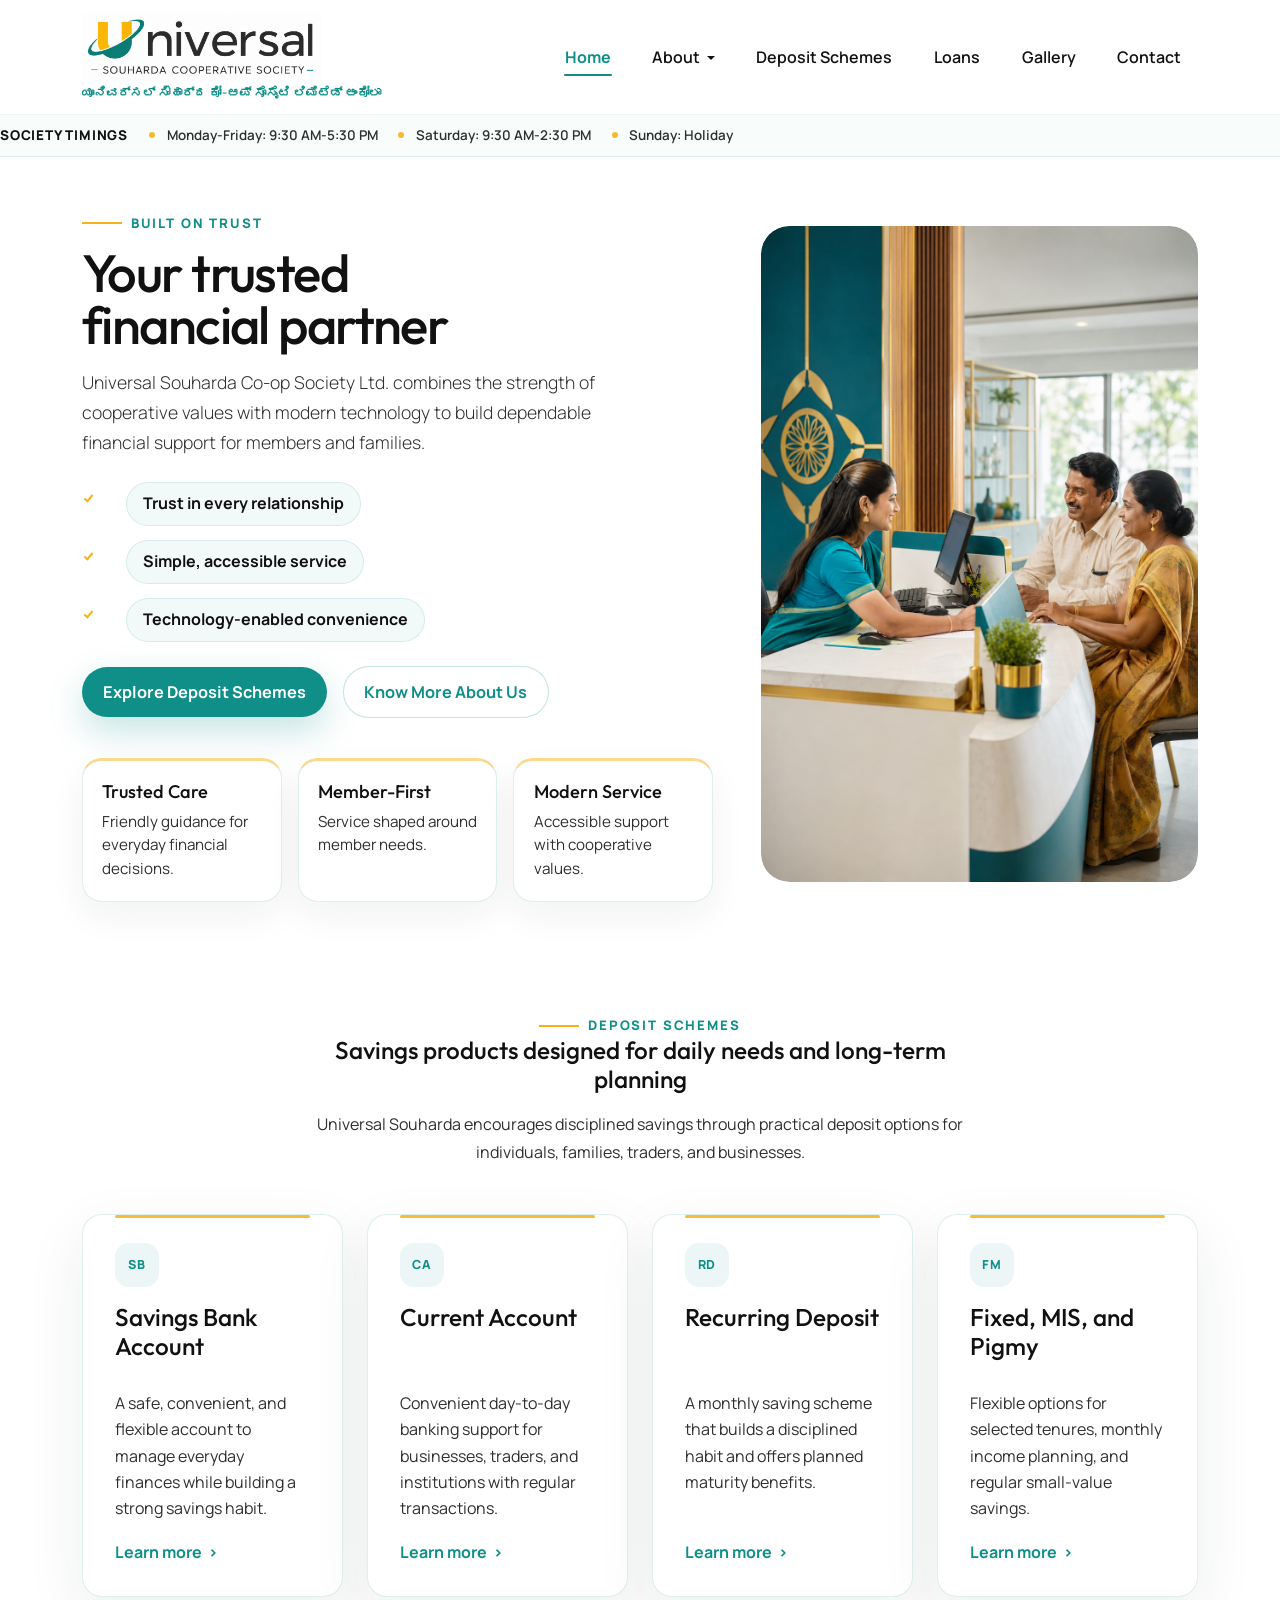
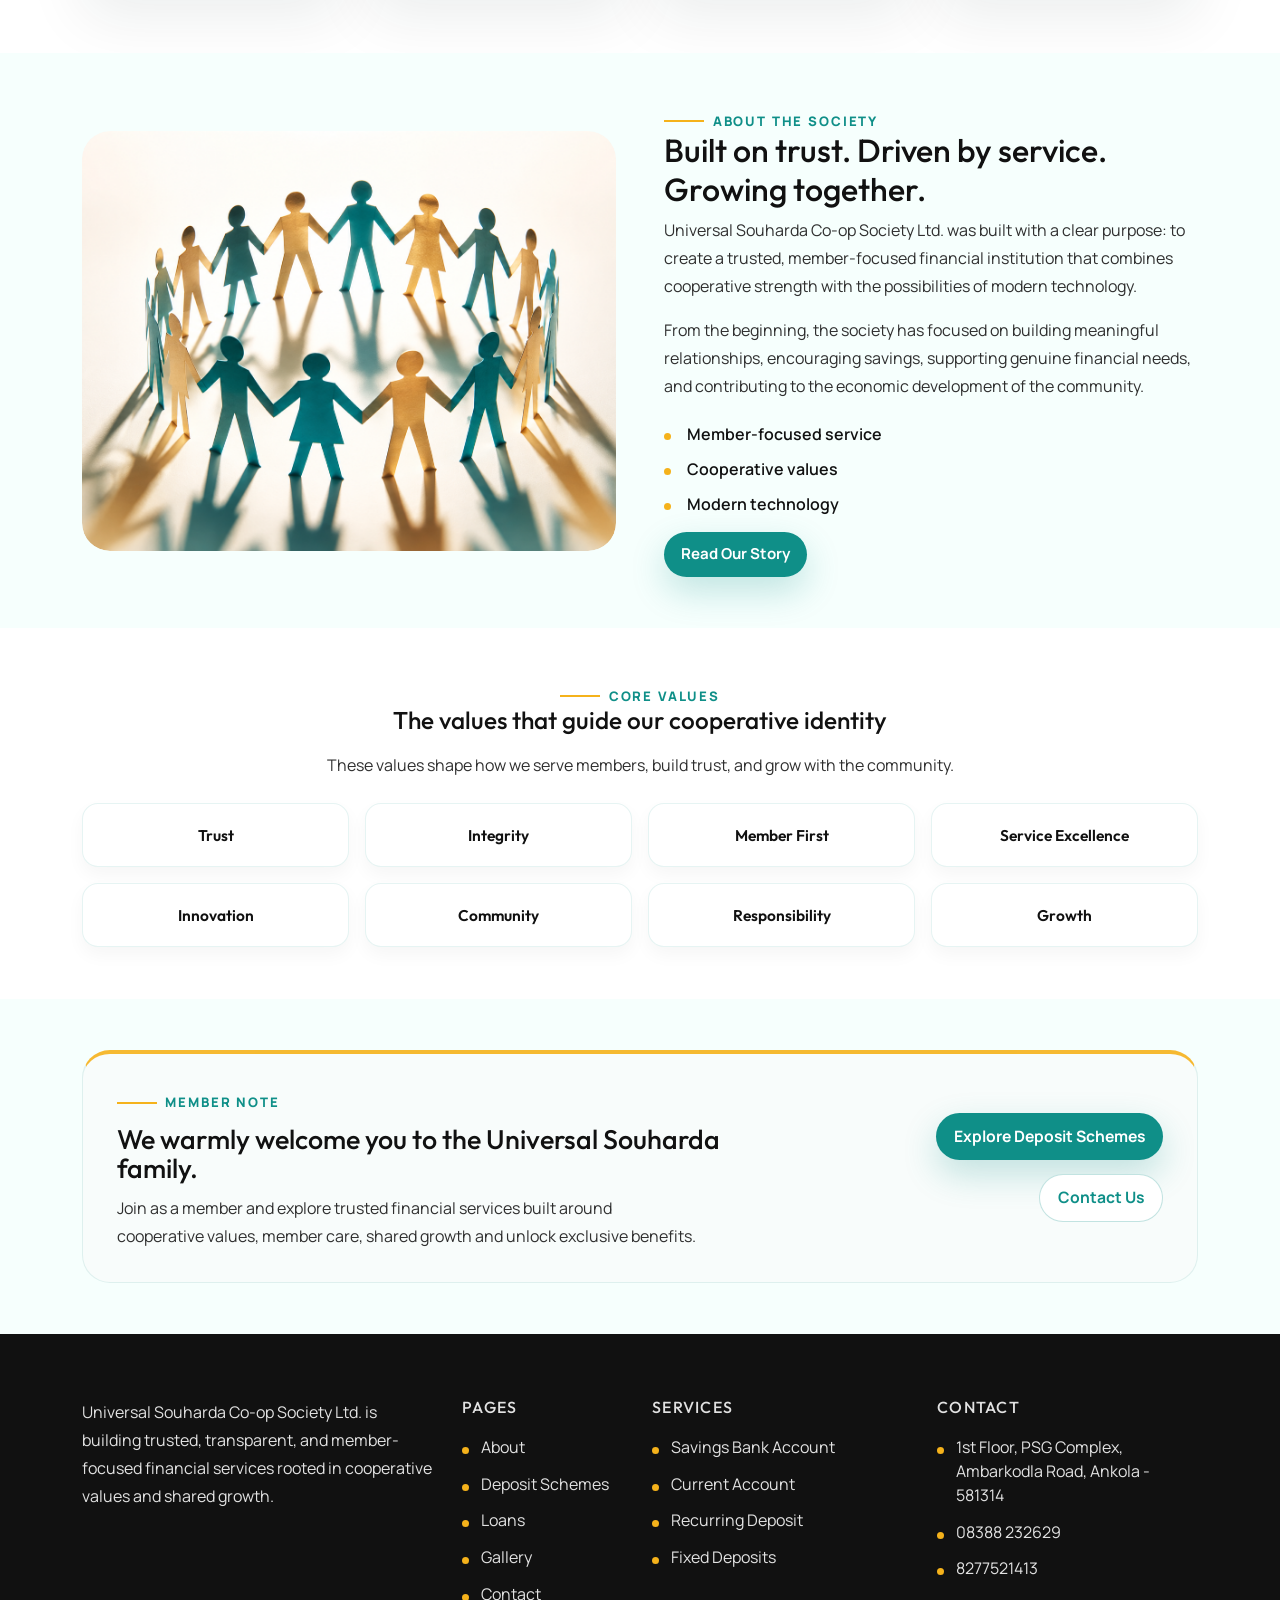
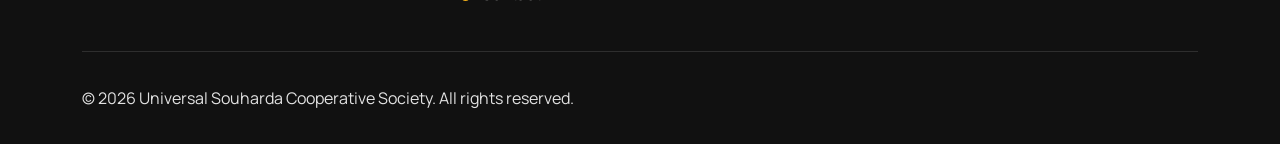
<file: index.html>
<!DOCTYPE html>
<html lang="en">
<head>
  <meta charset="UTF-8">
  <meta name="viewport" content="width=device-width, initial-scale=1.0">
  <title>Universal Souharda Cooperative Society | Home</title>
  <meta name="description" content="Universal Souharda Cooperative Society in Ankola offers trusted member-first financial support, savings, deposit schemes, and loan services.">
  <meta name="keywords" content="Universal Souharda Co-Op, Universal Bank, Universal Co-Op, Universal Society Ankola, Co-Operative Society Ankola, Universal Souharda Ankola, Ankola Souharda">
  <link rel="canonical" href="https://universalsouhardha.com/">
  <meta property="og:title" content="Universal Souharda Cooperative Society | Home">
  <meta property="og:description" content="Universal Souharda Cooperative Society in Ankola offers trusted member-first financial support, savings, deposit schemes, and loan services.">
  <meta property="og:type" content="website">
  <meta property="og:url" content="https://universalsouhardha.com/">
  <meta property="og:image" content="https://universalsouhardha.com/assets/images/home1.png">
  <meta property="og:site_name" content="Universal Souharda Cooperative Society">
  <meta name="og-profile-acct" content="universalankola@gmail.com">
  <meta name="twitter:card" content="summary_large_image">
  <meta name="twitter:title" content="Universal Souharda Cooperative Society | Home">
  <meta name="twitter:description" content="Universal Souharda Cooperative Society in Ankola offers trusted member-first financial support, savings, deposit schemes, and loan services.">
  <meta name="twitter:image" content="https://universalsouhardha.com/assets/images/home1.png">
  <script type="application/ld+json">
    {
      "@context": "https://schema.org",
      "@type": "Organization",
      "name": "Universal Souharda Cooperative Society Ltd.",
      "url": "https://universalsouhardha.com/",
      "logo": "https://universalsouhardha.com/assets/images/logo.png"
    }
  </script>
  <script type="application/ld+json">
    {
      "@context": "https://schema.org",
      "@type": "WebSite",
      "name": "Universal Souharda Cooperative Society",
      "url": "https://universalsouhardha.com/"
    }
  </script>
  <link rel="icon" href="/favicon.ico" sizes="any">
  <link rel="icon" type="image/png" sizes="48x48" href="/assets/favicon/favicon-48x48.png">
  <link rel="icon" type="image/png" sizes="32x32" href="/assets/favicon/favicon-32x32.png">
  <link rel="apple-touch-icon" sizes="180x180" href="/assets/favicon/apple-touch-icon.png">
  <link rel="manifest" href="/assets/favicon/site.webmanifest">
  <link rel="preconnect" href="https://fonts.googleapis.com">
  <link rel="preconnect" href="https://fonts.gstatic.com" crossorigin>
  <link href="https://fonts.googleapis.com/css2?family=Manrope:wght@400;500;600;700;800&family=Outfit:wght@500;600;700&display=swap" rel="stylesheet">
  <link href="https://cdn.jsdelivr.net/npm/bootstrap@5.3.3/dist/css/bootstrap.min.css" rel="stylesheet">
  <link rel="stylesheet" href="assets/css/style.css">
</head>
<body data-page="home">
  <nav class="navbar navbar-expand-lg site-navbar sticky-top">
    <div class="container">
      <a class="navbar-brand" href="index.html">
        <span class="brand-logo-wrap">
          <img class="brand-logo" src="assets/images/logo.png" alt="Universal Souharda Cooperative Society logo">
          <span class="brand-logo-local">ಯೂನಿವರ್ಸಲ್ ಸೌಹಾರ್ದ ಕೋ-ಆಪ್ ಸೊಸೈಟಿ ಲಿಮಿಟೆಡ್ ಅಂಕೋಲಾ</span>
        </span>
      </a>
      <button class="navbar-toggler border-0 shadow-none" type="button" data-bs-toggle="collapse" data-bs-target="#mainNav" aria-controls="mainNav" aria-expanded="false" aria-label="Toggle navigation">
        <span class="navbar-toggler-icon"></span>
      </button>
      <div class="collapse navbar-collapse" id="mainNav">
        <ul class="navbar-nav ms-auto align-items-lg-center gap-lg-2">
          <li class="nav-item"><a class="nav-link" href="index.html">Home</a></li>
          <li class="nav-item dropdown">
            <a class="nav-link dropdown-toggle nav-link--about" href="about.html?section=about" role="button" data-bs-toggle="dropdown" aria-expanded="false">About</a>
            <ul class="dropdown-menu gallery-dropdown-menu site-dropdown-menu">
              <li><a class="dropdown-item" data-about-nav href="about.html?section=about">About Us</a></li>
              <li><a class="dropdown-item" data-about-nav href="about.html?section=staff">Staff</a></li>
              <li><a class="dropdown-item" data-about-nav href="about.html?section=bod">BOD</a></li>
            </ul>
          </li>
          <li class="nav-item"><a class="nav-link" href="deposit-schemes.html">Deposit Schemes</a></li>
          <li class="nav-item"><a class="nav-link" href="loans.html">Loans</a></li>
          <li class="nav-item"><a class="nav-link" href="gallery.html">Gallery</a></li>
          <li class="nav-item"><a class="nav-link" href="contact.html">Contact</a></li>
        </ul>
      </div>
    </div>
  </nav>
  <div class="timing-ticker timing-ticker--home" aria-label="Society timings">
    <div class="timing-ticker__track timing-ticker__track--home">
      <span class="timing-ticker__label">Society Timings</span>
      <span>Monday-Friday: 9:30 AM-5:30 PM</span>
      <span>Saturday: 9:30 AM-2:30 PM</span>
      <span>Sunday: Holiday</span>
    </div>
  </div>

  <header class="hero-section">
    <div class="container">
      <div class="row align-items-center g-4 g-xl-5">
        <div class="col-lg-7 col-xl-7">
          <span class="eyebrow">Built on Trust</span>
          <h1>Your trusted financial partner</h1>
          <p class="lead">Universal Souharda Co-op Society Ltd. combines the strength of cooperative values with modern technology to build dependable financial support for members and families.</p>
          <div class="hero-trust-points" aria-label="Trust points">
            <div class="hero-trust-point">
              <span class="hero-trust-point__icon" aria-hidden="true"></span>
              <span>Trust in every relationship</span>
            </div>
            <div class="hero-trust-point">
              <span class="hero-trust-point__icon" aria-hidden="true"></span>
              <span>Simple, accessible service</span>
            </div>
            <div class="hero-trust-point">
              <span class="hero-trust-point__icon" aria-hidden="true"></span>
              <span>Technology-enabled convenience</span>
            </div>
          </div>
          <div class="hero-actions d-flex flex-wrap gap-3 mt-4">
            <a class="btn btn-brand btn-lg" href="deposit-schemes.html">Explore Deposit Schemes</a>
            <a class="btn btn-outline-brand btn-lg" href="about.html">Know More About Us</a>
          </div>
          <div class="hero-metrics row g-3 mt-4">
            <div class="col-sm-4">
              <div class="metric-card">
                <h3>Trusted Care</h3>
                <p>Friendly guidance for everyday financial decisions.</p>
              </div>
            </div>
            <div class="col-sm-4">
              <div class="metric-card">
                <h3>Member-First</h3>
                <p>Service shaped around member needs.</p>
              </div>
            </div>
            <div class="col-sm-4">
              <div class="metric-card">
                <h3>Modern Service</h3>
                <p>Accessible support with cooperative values.</p>
              </div>
            </div>
          </div>
        </div>
        <div class="col-lg-5 col-xl-5">
          <div class="hero-image-frame">
            <img class="hero-image" src="assets/images/home1.png" alt="Universal Souharda Cooperative Society staff or member service scene">
          </div>
        </div>
      </div>
    </div>
  </header>

  <main>
    <section class="section-pad home-schemes">
      <div class="container">
        <div class="section-heading text-center mx-auto">
          <span class="eyebrow">Deposit Schemes</span>
          <h2>Savings products designed for daily needs and long-term planning</h2>
          <p>Universal Souharda encourages disciplined savings through practical deposit options for individuals, families, traders, and businesses.</p>
        </div>
        <div class="row g-4 mt-1">
          <div class="col-md-6 col-xl-3">
            <article class="info-card info-card--scheme h-100">
              <span class="info-card__icon info-card__icon--scheme" aria-hidden="true">SB</span>
              <h3>Savings Bank Account</h3>
              <p>A safe, convenient, and flexible account to manage everyday finances while building a strong savings habit.</p>
              <a class="info-card__link" href="deposit-schemes.html">Learn more</a>
            </article>
          </div>
          <div class="col-md-6 col-xl-3">
            <article class="info-card info-card--scheme h-100">
              <span class="info-card__icon info-card__icon--scheme" aria-hidden="true">CA</span>
              <h3>Current Account</h3>
              <p>Convenient day-to-day banking support for businesses, traders, and institutions with regular transactions.</p>
              <a class="info-card__link" href="deposit-schemes.html">Learn more</a>
            </article>
          </div>
          <div class="col-md-6 col-xl-3">
            <article class="info-card info-card--scheme h-100">
              <span class="info-card__icon info-card__icon--scheme" aria-hidden="true">RD</span>
              <h3>Recurring Deposit</h3>
              <p>A monthly saving scheme that builds a disciplined habit and offers planned maturity benefits.</p>
              <a class="info-card__link" href="deposit-schemes.html">Learn more</a>
            </article>
          </div>
          <div class="col-md-6 col-xl-3">
            <article class="info-card info-card--scheme h-100">
              <span class="info-card__icon info-card__icon--scheme" aria-hidden="true">FM</span>
              <h3>Fixed, MIS, and Pigmy</h3>
              <p>Flexible options for selected tenures, monthly income planning, and regular small-value savings.</p>
              <a class="info-card__link" href="deposit-schemes.html">Learn more</a>
            </article>
          </div>
        </div>
      </div>
    </section>

    <section class="section-pad section-tint home-about-preview">
      <div class="container">
        <div class="row g-4 g-xl-5 align-items-center">
          <div class="col-lg-6">
            <div class="image-placeholder image-placeholder--large image-placeholder--photo home-about-preview__image">
              <img class="section-photo" src="assets/images/society images/u1.jfif" alt="Universal Souharda Cooperative Society office or member photo" loading="lazy">
            </div>
          </div>
          <div class="col-lg-6">
            <span class="eyebrow">About the Society</span>
            <h2>Built on trust. Driven by service. Growing together.</h2>
            <p>Universal Souharda Co-op Society Ltd. was built with a clear purpose: to create a trusted, member-focused financial institution that combines cooperative strength with the possibilities of modern technology.</p>
            <p>From the beginning, the society has focused on building meaningful relationships, encouraging savings, supporting genuine financial needs, and contributing to the economic development of the community.</p>
            <ul class="home-about-preview__points">
              <li>Member-focused service</li>
              <li>Cooperative values</li>
              <li>Modern technology</li>
            </ul>
            <a class="btn btn-brand mt-3" href="about.html">Read Our Story</a>
          </div>
        </div>
      </div>
    </section>

    <section class="section-pad core-values-section">
      <div class="container">
        <div class="section-heading text-center mx-auto">
          <span class="eyebrow">Core Values</span>
          <h2>The values that guide our cooperative identity</h2>
          <p>These values shape how we serve members, build trust, and grow with the community.</p>
        </div>
        <div class="core-values-grid" role="list" aria-label="Core values">
          <div class="core-value-tile" role="listitem"><span></span><strong>Trust</strong></div>
          <div class="core-value-tile" role="listitem"><span></span><strong>Integrity</strong></div>
          <div class="core-value-tile" role="listitem"><span></span><strong>Member First</strong></div>
          <div class="core-value-tile" role="listitem"><span></span><strong>Service Excellence</strong></div>
          <div class="core-value-tile" role="listitem"><span></span><strong>Innovation</strong></div>
          <div class="core-value-tile" role="listitem"><span></span><strong>Community</strong></div>
          <div class="core-value-tile" role="listitem"><span></span><strong>Responsibility</strong></div>
          <div class="core-value-tile" role="listitem"><span></span><strong>Growth</strong></div>
        </div>
      </div>
    </section>

    <section class="section-pad member-note-section">
      <div class="container">
        <div class="member-cta">
          <div class="member-cta__content">
            <span class="eyebrow">Member Note</span>
            <h2>We warmly welcome you to the Universal Souharda family.</h2>
            <p>Join as a member and explore trusted financial services built around cooperative values, member care, shared growth and unlock exclusive benefits.</p>
          </div>
          <div class="member-cta__actions">
            <a class="btn btn-brand" href="deposit-schemes.html">Explore Deposit Schemes</a>
            <a class="btn btn-outline-brand" href="contact.html">Contact Us</a>
          </div>
        </div>
      </div>
    </section>
  </main>

  <footer class="site-footer">
    <div class="container">
      <div class="row g-4 align-items-start">
        <div class="col-lg-4">
          <p class="mb-0">Universal Souharda Co-op Society Ltd. is building trusted, transparent, and member-focused financial services rooted in cooperative values and shared growth.</p>
        </div>
        <div class="col-sm-6 col-lg-2">
          <h3>Pages</h3>
          <ul class="footer-links">
            <li><a href="about.html">About</a></li>
            <li><a href="deposit-schemes.html">Deposit Schemes</a></li>
            <li><a href="loans.html">Loans</a></li>
            <li><a href="gallery.html">Gallery</a></li>
            <li><a href="contact.html">Contact</a></li>
          </ul>
        </div>
        <div class="col-sm-6 col-lg-3">
          <h3>Services</h3>
          <ul class="footer-links">
            <li><a href="deposit-schemes.html">Savings Bank Account</a></li>
            <li><a href="deposit-schemes.html">Current Account</a></li>
            <li><a href="deposit-schemes.html">Recurring Deposit</a></li>
            <li><a href="deposit-schemes.html">Fixed Deposits</a></li>
          </ul>
        </div>
        <div class="col-lg-3">
          <h3>Contact</h3>
          <ul class="footer-contact">
            <li>1st Floor, PSG Complex, Ambarkodla Road, Ankola - 581314</li>
            <li><a href="tel:08388232629">08388 232629</a></li>
            <li><a href="tel:8277521413">8277521413</a></li>
          </ul>
        </div>
      </div>
      <div class="footer-bottom">
        <p class="mb-0">© 2026 Universal Souharda Cooperative Society. All rights reserved.</p>
      </div>
    </div>
  </footer>

  <script src="https://cdn.jsdelivr.net/npm/bootstrap@5.3.3/dist/js/bootstrap.bundle.min.js"></script>
  <script src="assets/js/main.js"></script>
</body>
</html>
</file>
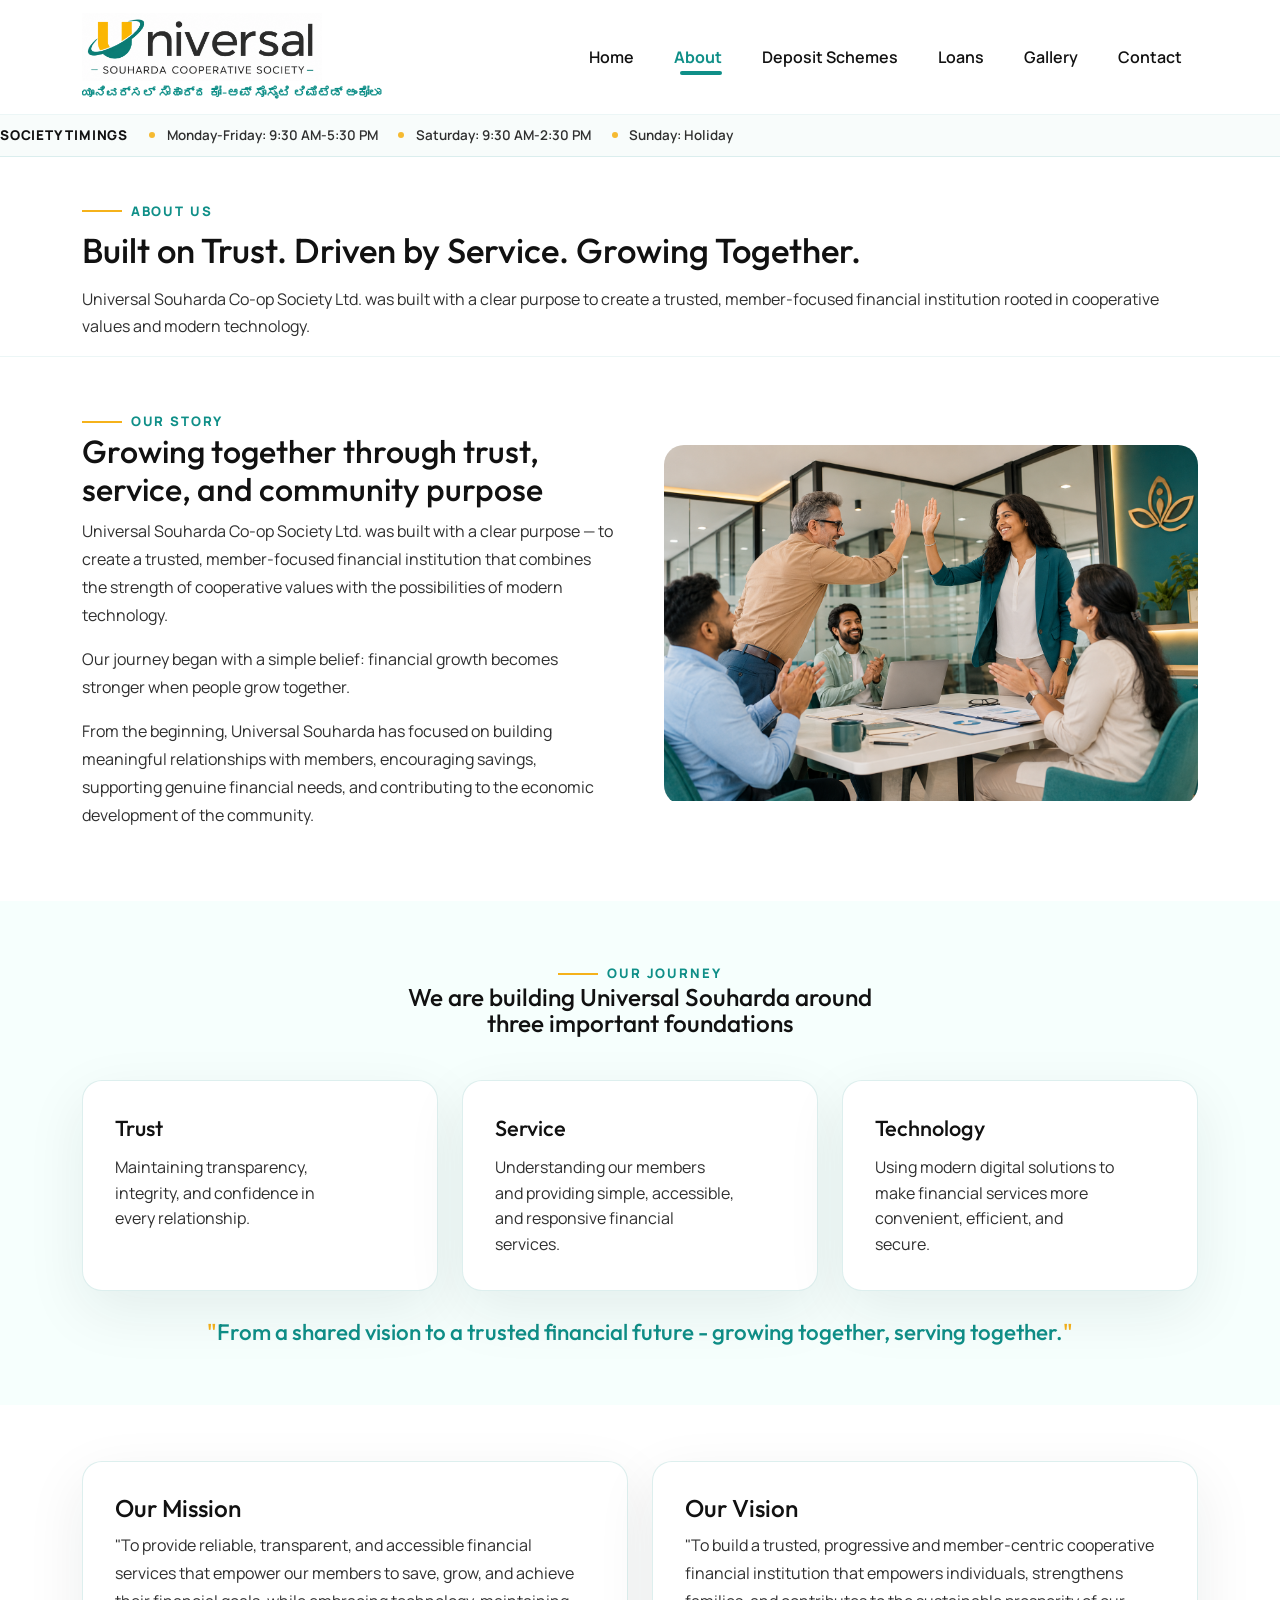
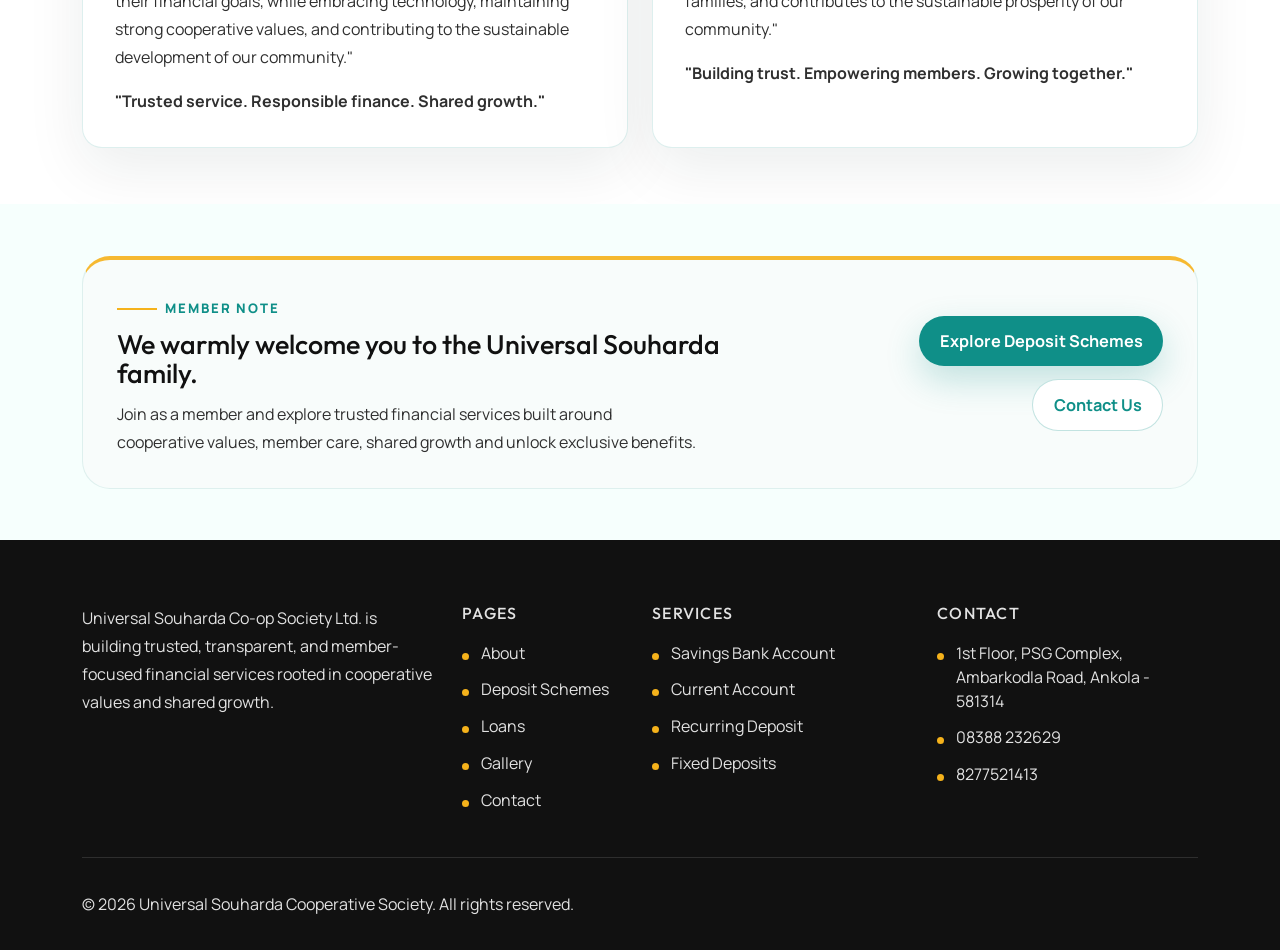
<file: about.html>
<!DOCTYPE html>
<html lang="en">
<head>
  <meta charset="UTF-8">
  <meta name="viewport" content="width=device-width, initial-scale=1.0">
  <title>Universal Souharda Cooperative Society | About</title>
  <meta name="description" content="Learn about Universal Souharda Cooperative Society in Ankola, including our story, mission, vision, staff, and board of directors.">
  <meta name="keywords" content="Universal Souharda Co-Op, Universal Co-Op, Universal Society Ankola, Co-Operative Society Ankola, Universal Souharda Ankola, Ankola Souharda">
  <link rel="canonical" href="https://universalsouhardha.com/about.html">
  <meta property="og:title" content="Universal Souharda Cooperative Society | About">
  <meta property="og:description" content="Learn about Universal Souharda Cooperative Society in Ankola, including our story, mission, vision, staff, and board of directors.">
  <meta property="og:type" content="website">
  <meta property="og:url" content="https://universalsouhardha.com/about.html">
  <meta property="og:image" content="https://universalsouhardha.com/assets/about/management.png">
  <meta property="og:site_name" content="Universal Souharda Cooperative Society">
  <meta name="og-profile-acct" content="universalankola@gmail.com">
  <meta name="twitter:card" content="summary_large_image">
  <meta name="twitter:title" content="Universal Souharda Cooperative Society | About">
  <meta name="twitter:description" content="Learn about Universal Souharda Cooperative Society in Ankola, including our story, mission, vision, staff, and board of directors.">
  <meta name="twitter:image" content="https://universalsouhardha.com/assets/about/management.png">
  <link rel="icon" href="/favicon.ico" sizes="any">
  <link rel="icon" type="image/png" sizes="48x48" href="/assets/favicon/favicon-48x48.png">
  <link rel="icon" type="image/png" sizes="32x32" href="/assets/favicon/favicon-32x32.png">
  <link rel="apple-touch-icon" sizes="180x180" href="/assets/favicon/apple-touch-icon.png">
  <link rel="manifest" href="/assets/favicon/site.webmanifest">
  <link rel="preconnect" href="https://fonts.googleapis.com">
  <link rel="preconnect" href="https://fonts.gstatic.com" crossorigin>
  <link href="https://fonts.googleapis.com/css2?family=Manrope:wght@400;500;600;700;800&family=Outfit:wght@500;600;700&display=swap" rel="stylesheet">
  <link href="https://cdn.jsdelivr.net/npm/bootstrap@5.3.3/dist/css/bootstrap.min.css" rel="stylesheet">
  <link rel="stylesheet" href="assets/css/style.css">
</head>
<body data-page="about">
  <nav class="navbar navbar-expand-lg site-navbar sticky-top">
    <div class="container">
      <a class="navbar-brand" href="index.html">
        <span class="brand-logo-wrap">
          <img class="brand-logo" src="assets/images/logo.png" alt="Universal Souharda Cooperative Society logo">
          <span class="brand-logo-local">ಯೂನಿವರ್ಸಲ್ ಸೌಹಾರ್ದ ಕೋ-ಆಪ್ ಸೊಸೈಟಿ ಲಿಮಿಟೆಡ್ ಅಂಕೋಲಾ</span>
        </span>
      </a>
      <button class="navbar-toggler border-0 shadow-none" type="button" data-bs-toggle="collapse" data-bs-target="#mainNav" aria-controls="mainNav" aria-expanded="false" aria-label="Toggle navigation">
        <span class="navbar-toggler-icon"></span>
      </button>
      <div class="collapse navbar-collapse" id="mainNav">
        <ul class="navbar-nav ms-auto align-items-lg-center gap-lg-2">
          <li class="nav-item"><a class="nav-link" href="index.html">Home</a></li>
          <li class="nav-item dropdown">
            <a class="nav-link dropdown-toggle nav-link--about" href="about.html?section=about" role="button" data-bs-toggle="dropdown" aria-expanded="false">About</a>
            <ul class="dropdown-menu gallery-dropdown-menu site-dropdown-menu">
              <li><a class="dropdown-item" data-about-nav href="about.html?section=about">About Us</a></li>
              <li><a class="dropdown-item" data-about-nav href="about.html?section=staff">Staff</a></li>
              <li><a class="dropdown-item" data-about-nav href="about.html?section=bod">BOD</a></li>
            </ul>
          </li>
          <li class="nav-item"><a class="nav-link" href="deposit-schemes.html">Deposit Schemes</a></li>
          <li class="nav-item"><a class="nav-link" href="loans.html">Loans</a></li>
          <li class="nav-item"><a class="nav-link" href="gallery.html">Gallery</a></li>
          <li class="nav-item"><a class="nav-link" href="contact.html">Contact</a></li>
        </ul>
      </div>
    </div>
  </nav>
  <div class="timing-ticker timing-ticker--continuous" aria-label="Society timings">
    <div class="timing-ticker__track timing-ticker__track--continuous">
      <span class="timing-ticker__label">Society Timings</span>
      <span>Monday-Friday: 9:30 AM-5:30 PM</span>
      <span>Saturday: 9:30 AM-2:30 PM</span>
      <span>Sunday: Holiday</span>
    </div>
  </div>

  <header class="page-hero">
    <div class="container">
      <span class="eyebrow" data-about-hero-eyebrow>About us</span>
      <h1 data-about-hero-title>Built on Trust. Driven by Service. Growing Together.</h1>
      <p data-about-hero-text>Universal Souharda Co-op Society Ltd. was built with a clear purpose to create a trusted, member-focused financial institution rooted in cooperative values and modern technology.</p>
    </div>
  </header>

  <main>
    <section class="section-pad about-purpose" data-about-group="about">
      <div class="container">
        <div class="row g-5 align-items-center">
          <div class="col-lg-6">
            <span class="eyebrow">Our Story</span>
            <h2>Growing together through trust, service, and community purpose</h2>
            <p>Universal Souharda Co-op Society Ltd. was built with a clear purpose — to create a trusted, member-focused financial institution that combines the strength of cooperative values with the possibilities of modern technology.</p>
            <p>Our journey began with a simple belief: financial growth becomes stronger when people grow together.</p>
            <p>From the beginning, Universal Souharda has focused on building meaningful relationships with members, encouraging savings, supporting genuine financial needs, and contributing to the economic development of the community.</p>
          </div>
          <div class="col-lg-6">
            <div class="image-placeholder image-placeholder--medium">
              <img class="section-photo" src="assets/about/management.png" alt="Universal Souharda management team" loading="lazy">
            </div>
          </div>
        </div>
      </div>
    </section>

    <section class="section-pad section-tint about-foundations" data-about-group="about">
      <div class="container">
        <div class="section-heading text-center mx-auto">
          <span class="eyebrow">Our Journey</span>
          <h2>We are building Universal Souharda around three important foundations</h2>
        </div>
        <div class="row g-4">
          <div class="col-md-6 col-xl-4">
            <div class="info-card h-100">
              <h3>Trust</h3>
              <p>Maintaining transparency, integrity, and confidence in every relationship.</p>
            </div>
          </div>
          <div class="col-md-6 col-xl-4">
            <div class="info-card h-100">
              <h3>Service</h3>
              <p>Understanding our members and providing simple, accessible, and responsive financial services.</p>
            </div>
          </div>
          <div class="col-md-6 col-xl-4">
            <div class="info-card h-100">
              <h3>Technology</h3>
              <p>Using modern digital solutions to make financial services more convenient, efficient, and secure.</p>
            </div>
          </div>
        </div>
        <div class="row justify-content-center mt-4">
          <div class="col-lg-10">
            <div class="about-purpose__quote text-center">
              <p class="mb-0"><span class="about-purpose__quote-mark">"</span>From a shared vision to a trusted financial future - growing together, serving together.<span class="about-purpose__quote-mark">"</span></p>
            </div>
          </div>
        </div>
      </div>
    </section>

    <section class="section-pad" data-about-group="about">
      <div class="container">
        <div class="row g-4">
          <div class="col-lg-6">
            <div class="stat-panel h-100">
              <h3>Our Mission</h3>
              <p>"To provide reliable, transparent, and accessible financial services that empower our members to save, grow, and achieve their financial goals, while embracing technology, maintaining strong cooperative values, and contributing to the sustainable development of our community."</p>
              <p class="mb-0"><strong>"Trusted service. Responsible finance. Shared growth."</strong></p>
            </div>
          </div>
          <div class="col-lg-6">
            <div class="stat-panel h-100">
              <h3>Our Vision</h3>
              <p>"To build a trusted, progressive and member-centric cooperative financial institution that empowers individuals, strengthens families, and contributes to the sustainable prosperity of our community."</p>
              <p class="mb-0"><strong>"Building trust. Empowering members. Growing together."</strong></p>
            </div>
          </div>
        </div>
      </div>
    </section>

    <section class="section-pad" data-about-group="staff" hidden>
      <div class="container">
        <div class="gallery-staff-grid">
          <div class="gallery-staff-item">
            <div class="gallery-card gallery-card--staff">
              <div class="gallery-card__image gallery-card__image--staff">
                <img class="gallery-photo gallery-photo--staff" src="assets/staff/Abhishek_U_Naik.jpg" alt="Abhishek U Naik">
              </div>
              <div class="gallery-card__body gallery-card__body--staff">
                <h3>Abhishek U Naik</h3>
              </div>
            </div>
          </div>
          <div class="gallery-staff-item">
            <div class="gallery-card gallery-card--staff">
              <div class="gallery-card__image gallery-card__image--staff">
                <img class="gallery-photo gallery-photo--staff" src="assets/staff/Amisha_A_Naik.png" alt="Amisha A Naik">
              </div>
              <div class="gallery-card__body gallery-card__body--staff">
                <h3>Amisha A Naik</h3>
              </div>
            </div>
          </div>
          <div class="gallery-staff-item">
            <div class="gallery-card gallery-card--staff">
              <div class="gallery-card__image gallery-card__image--staff">
                <img class="gallery-photo gallery-photo--staff" src="assets/staff/Ashwini_A_Naik.jpg" alt="Ashwini A Naik">
              </div>
              <div class="gallery-card__body gallery-card__body--staff">
                <h3>Ashwini A Naik</h3>
              </div>
            </div>
          </div>
          <div class="gallery-staff-item">
            <div class="gallery-card gallery-card--staff">
              <div class="gallery-card__image gallery-card__image--staff">
                <img class="gallery-photo gallery-photo--staff" src="assets/staff/Prashant_V_Achari.jpg" alt="Prashant V Achari">
              </div>
              <div class="gallery-card__body gallery-card__body--staff">
                <h3>Prashant V Achari</h3>
              </div>
            </div>
          </div>
          <div class="gallery-staff-item">
            <div class="gallery-card gallery-card--staff">
              <div class="gallery-card__image gallery-card__image--staff">
                <img class="gallery-photo gallery-photo--staff" src="assets/staff/Someshwar_T_Gouda.jpg" alt="Someshwar T Gouda">
              </div>
              <div class="gallery-card__body gallery-card__body--staff">
                <h3>Someshwar T Gouda</h3>
              </div>
            </div>
          </div>
          <div class="gallery-staff-item">
            <div class="gallery-card gallery-card--staff">
              <div class="gallery-card__image gallery-card__image--staff">
                <img class="gallery-photo gallery-photo--staff" src="assets/staff/Vasant_G_Gouda.jpg" alt="Vasant G Gouda">
              </div>
              <div class="gallery-card__body gallery-card__body--staff">
                <h3>Vasant G Gouda</h3>
              </div>
            </div>
          </div>
        </div>
      </div>
    </section>

    <section class="section-pad about-bod-section" data-about-group="board-members" hidden>
      <div class="container">
        <div class="about-bod-layout">
          <div class="about-bod-copy">
            <span class="eyebrow">Board of Directors</span>
            <h2>Leadership guiding the cooperative vision</h2>
            <p>Meet the leadership representing the vision and governance of Universal Souharda.</p>
          </div>
          <div class="about-bod-profile">
            <div class="about-bod-profile__media">
              <img class="gallery-photo gallery-photo--staff" src="assets/staff/Rajat_S_Bhat.png" alt="Rajat S Bhat">
            </div>
            <div class="about-bod-profile__body">
              <h3>Rajat S Bhat</h3>
            </div>
          </div>
        </div>
        <div class="about-bod-divider" aria-hidden="true"></div>
        <div class="chairperson-message">
          <div class="chairperson-message__head">
            <span class="eyebrow">Chairperson's Message</span>
            <h2>A Message from the Chairperson</h2>
            <p>A note of trust, responsibility, and shared growth for members and the community.</p>
          </div>
          <div class="chairperson-message__body">
            <p>It gives me immense pleasure to welcome you to Universal Souharda Co-operative Society Ltd.</p>
            <p>Our institution was established with a clear purpose to build a trusted, transparent, and member-focused financial organization that contributes to the economic growth of our community.</p>
            <p>At Universal Souharda, we believe that trust is the foundation of every financial relationship. We are committed to providing responsible financial services, embracing technology, maintaining transparency, and continuously improving our service to members.</p>
            <p>Our goal is not only to grow as an institution, but also to grow together with our members and the community we serve. With the continued support and confidence of our members, we look forward to creating a stronger and more prosperous future.</p>
            <p>Thank you for being a valued part of the Universal Souharda family.</p>
          </div>
          <div class="chairperson-message__signature">
            <span>Warm regards,</span>
            <strong>Chairperson</strong>
            <span>Universal Souharda Co-operative Society Ltd.</span>
          </div>
        </div>
      </div>
    </section>

    <section class="section-pad member-note-section">
      <div class="container">
        <div class="member-cta">
          <div class="member-cta__content">
            <span class="eyebrow">Member Note</span>
            <h2>We warmly welcome you to the Universal Souharda family.</h2>
            <p>Join as a member and explore trusted financial services built around cooperative values, member care, shared growth and unlock exclusive benefits.</p>
          </div>
          <div class="member-cta__actions">
            <a class="btn btn-brand" href="deposit-schemes.html">Explore Deposit Schemes</a>
            <a class="btn btn-outline-brand" href="contact.html">Contact Us</a>
          </div>
        </div>
      </div>
    </section>

  </main>

  <footer class="site-footer">
    <div class="container">
      <div class="row g-4 align-items-start">
        <div class="col-lg-4">
          <p class="mb-0">Universal Souharda Co-op Society Ltd. is building trusted, transparent, and member-focused financial services rooted in cooperative values and shared growth.</p>
        </div>
        <div class="col-sm-6 col-lg-2">
          <h3>Pages</h3>
          <ul class="footer-links">
            <li><a href="about.html">About</a></li>
            <li><a href="deposit-schemes.html">Deposit Schemes</a></li>
            <li><a href="loans.html">Loans</a></li>
            <li><a href="gallery.html">Gallery</a></li>
            <li><a href="contact.html">Contact</a></li>
          </ul>
        </div>
        <div class="col-sm-6 col-lg-3">
          <h3>Services</h3>
          <ul class="footer-links">
            <li><a href="deposit-schemes.html">Savings Bank Account</a></li>
            <li><a href="deposit-schemes.html">Current Account</a></li>
            <li><a href="deposit-schemes.html">Recurring Deposit</a></li>
            <li><a href="deposit-schemes.html">Fixed Deposits</a></li>
          </ul>
        </div>
        <div class="col-lg-3">
          <h3>Contact</h3>
          <ul class="footer-contact">
            <li>1st Floor, PSG Complex, Ambarkodla Road, Ankola - 581314</li>
            <li><a href="tel:08388232629">08388 232629</a></li>
            <li><a href="tel:8277521413">8277521413</a></li>
          </ul>
        </div>
      </div>
      <div class="footer-bottom">
        <p class="mb-0">&#169; 2026 Universal Souharda Cooperative Society. All rights reserved.</p>
      </div>
    </div>
  </footer>

  <script src="https://cdn.jsdelivr.net/npm/bootstrap@5.3.3/dist/js/bootstrap.bundle.min.js"></script>
  <script src="assets/js/main.js"></script>
</body>
</html>
</file>
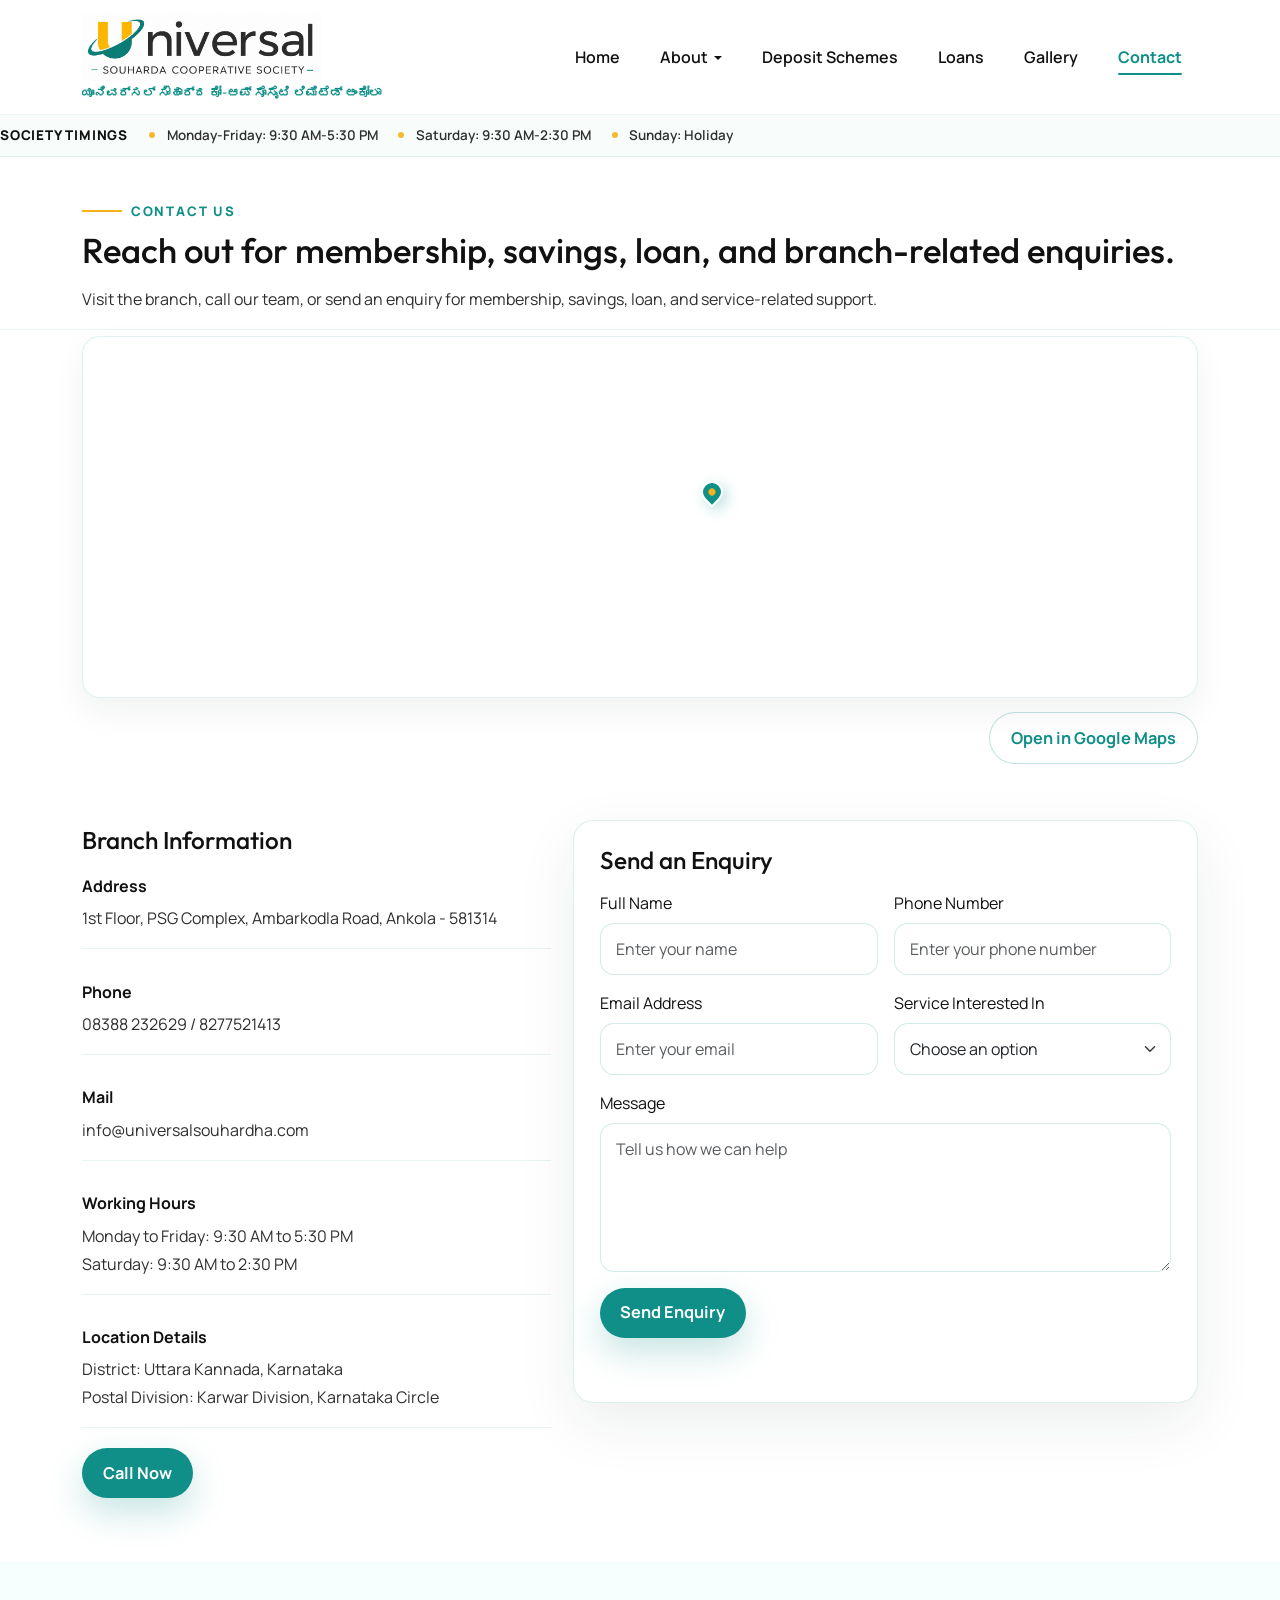
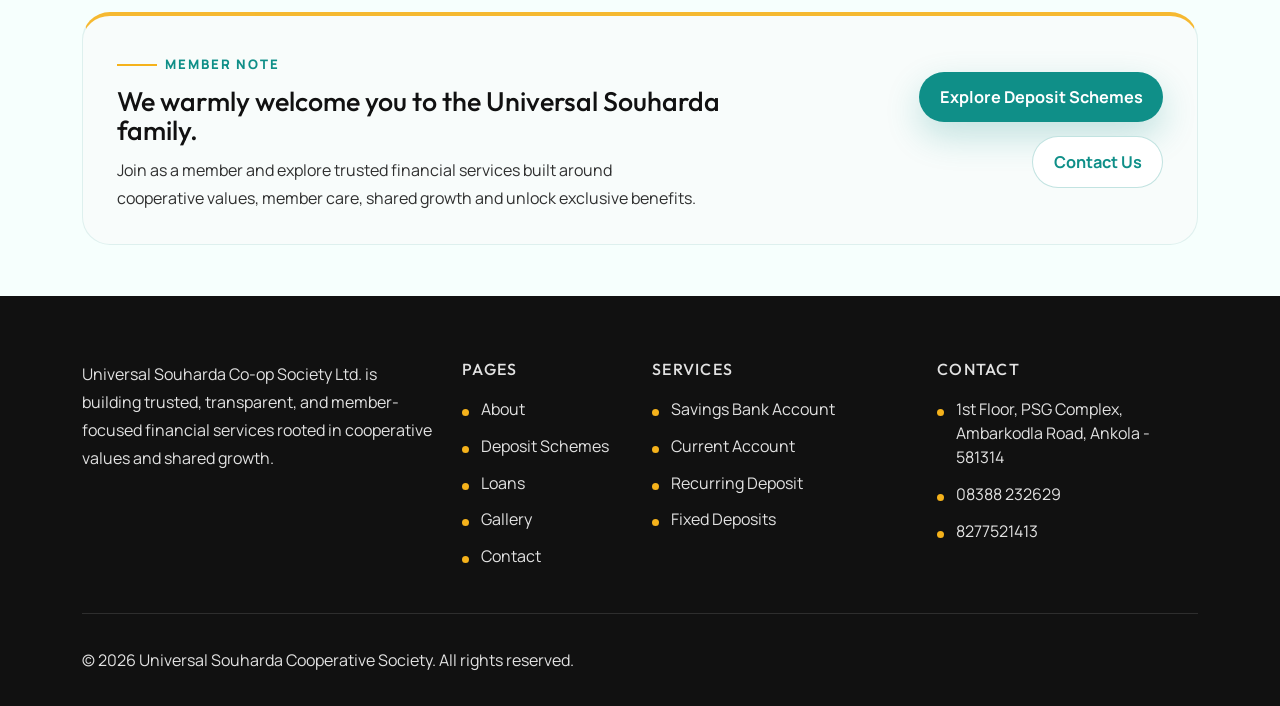
<file: contact.html>
<!DOCTYPE html>
<html lang="en">
<head>
  <meta charset="UTF-8">
  <meta name="viewport" content="width=device-width, initial-scale=1.0">
  <title>Universal Souharda Cooperative Society | Contact</title>
  <meta name="description" content="Contact Universal Souharda Cooperative Society in Ankola for membership, branch support, deposit schemes, and loan enquiries.">
  <meta name="keywords" content="Universal Souharda Ankola, Universal Society Ankola, Co-Operative Society Ankola, Ankola Souharda, Loans Ankola, Personal Loan Ankola, Gold Loan Ankola">
  <link rel="canonical" href="https://universalsouhardha.com/contact.html">
  <meta property="og:title" content="Universal Souharda Cooperative Society | Contact">
  <meta property="og:description" content="Contact Universal Souharda Cooperative Society in Ankola for membership, branch support, deposit schemes, and loan enquiries.">
  <meta property="og:type" content="website">
  <meta property="og:url" content="https://universalsouhardha.com/contact.html">
  <meta property="og:image" content="https://universalsouhardha.com/assets/images/logo.png">
  <meta property="og:site_name" content="Universal Souharda Cooperative Society">
  <meta name="og-profile-acct" content="universalankola@gmail.com">
  <meta name="twitter:card" content="summary_large_image">
  <meta name="twitter:title" content="Universal Souharda Cooperative Society | Contact">
  <meta name="twitter:description" content="Contact Universal Souharda Cooperative Society in Ankola for membership, branch support, deposit schemes, and loan enquiries.">
  <meta name="twitter:image" content="https://universalsouhardha.com/assets/images/logo.png">
  <link rel="icon" href="/favicon.ico" sizes="any">
  <link rel="icon" type="image/png" sizes="48x48" href="/assets/favicon/favicon-48x48.png">
  <link rel="icon" type="image/png" sizes="32x32" href="/assets/favicon/favicon-32x32.png">
  <link rel="apple-touch-icon" sizes="180x180" href="/assets/favicon/apple-touch-icon.png">
  <link rel="manifest" href="/assets/favicon/site.webmanifest">
  <link rel="preconnect" href="https://fonts.googleapis.com">
  <link rel="preconnect" href="https://fonts.gstatic.com" crossorigin>
  <link href="https://fonts.googleapis.com/css2?family=Manrope:wght@400;500;600;700;800&family=Outfit:wght@500;600;700&display=swap" rel="stylesheet">
  <link href="https://cdn.jsdelivr.net/npm/bootstrap@5.3.3/dist/css/bootstrap.min.css" rel="stylesheet">
  <link rel="stylesheet" href="assets/css/style.css">
</head>
<body data-page="contact">
  <div class="toast-container position-fixed top-0 end-0 p-3">
    <div id="enquiryToast" class="toast contact-toast align-items-center border-0" role="status" aria-live="polite" aria-atomic="true">
      <div class="d-flex">
        <div class="toast-body" id="enquiryToastMessage"></div>
        <button type="button" class="btn-close btn-close-white me-2 m-auto" data-bs-dismiss="toast" aria-label="Close"></button>
      </div>
    </div>
  </div>

  <form name="contact-enquiry" method="POST" data-netlify="true" netlify-honeypot="bot-field" hidden aria-hidden="true">
    <input type="hidden" name="form-name" value="contact-enquiry">
    <input type="text" name="full_name">
    <input type="tel" name="phone_number">
    <input type="email" name="email_address">
    <input type="text" name="service_interested_in">
    <textarea name="message"></textarea>
    <input type="hidden" name="bot-field">
  </form>

  <nav class="navbar navbar-expand-lg site-navbar sticky-top">
    <div class="container">
      <a class="navbar-brand" href="index.html">
        <span class="brand-logo-wrap">
          <img class="brand-logo" src="assets/images/logo.png" alt="Universal Souharda Cooperative Society logo">
          <span class="brand-logo-local">ಯೂನಿವರ್ಸಲ್ ಸೌಹಾರ್ದ ಕೋ-ಆಪ್ ಸೊಸೈಟಿ ಲಿಮಿಟೆಡ್ ಅಂಕೋಲಾ</span>
        </span>
      </a>
      <button class="navbar-toggler border-0 shadow-none" type="button" data-bs-toggle="collapse" data-bs-target="#mainNav" aria-controls="mainNav" aria-expanded="false" aria-label="Toggle navigation">
        <span class="navbar-toggler-icon"></span>
      </button>
      <div class="collapse navbar-collapse" id="mainNav">
        <ul class="navbar-nav ms-auto align-items-lg-center gap-lg-2">
          <li class="nav-item"><a class="nav-link" href="index.html">Home</a></li>
          <li class="nav-item dropdown">
            <a class="nav-link dropdown-toggle nav-link--about" href="about.html?section=about" role="button" data-bs-toggle="dropdown" aria-expanded="false">About</a>
            <ul class="dropdown-menu gallery-dropdown-menu site-dropdown-menu">
              <li><a class="dropdown-item" data-about-nav href="about.html?section=about">About Us</a></li>
              <li><a class="dropdown-item" data-about-nav href="about.html?section=staff">Staff</a></li>
              <li><a class="dropdown-item" data-about-nav href="about.html?section=bod">BOD</a></li>
            </ul>
          </li>
          <li class="nav-item"><a class="nav-link" href="deposit-schemes.html">Deposit Schemes</a></li>
          <li class="nav-item"><a class="nav-link" href="loans.html">Loans</a></li>
          <li class="nav-item"><a class="nav-link" href="gallery.html">Gallery</a></li>
          <li class="nav-item"><a class="nav-link" href="contact.html">Contact</a></li>
        </ul>
      </div>
    </div>
  </nav>
  <div class="timing-ticker timing-ticker--continuous" aria-label="Society timings">
    <div class="timing-ticker__track timing-ticker__track--continuous">
      <span class="timing-ticker__label">Society Timings</span>
      <span>Monday-Friday: 9:30 AM-5:30 PM</span>
      <span>Saturday: 9:30 AM-2:30 PM</span>
      <span>Sunday: Holiday</span>
    </div>
  </div>

  <header class="page-hero">
    <div class="container">
      <span class="eyebrow">Contact us</span>
      <h1>Reach out for membership, savings, loan, and branch-related enquiries.</h1>
      <p>Visit the branch, call our team, or send an enquiry for membership, savings, loan, and service-related support.</p>
    </div>
  </header>

  <main>
    <section class="contact-map-section">
      <div class="container">
        <div class="contact-map-embed">
          <button class="contact-map-pin" type="button" aria-label="Universal Souharda Cooperative Society location">
            <span class="contact-map-pin__dot" aria-hidden="true"></span>
            <span class="contact-map-pin__tooltip">Universal Souharda Cooperative Society</span>
          </button>
          <iframe
            title="Universal Souharda Cooperative Society branch location map"
            src="https://maps.google.com/maps?hl=en&amp;q=Universal%20Souharda%20Cooperative%20Society%2C%201st%20Floor%2C%20PSG%20Complex%2C%20Ambarkodla%20Road%2C%20Ankola%2C%20Uttara%20Kannada%2C%20Karnataka%20581314&amp;t=&amp;z=17&amp;ie=UTF8&amp;iwloc=B&amp;output=embed"
            loading="lazy"
            referrerpolicy="no-referrer-when-downgrade"
            allowfullscreen>
          </iframe>
        </div>
        <div class="contact-map-actions">
          <a
            class="btn btn-outline-brand"
            href="https://www.google.com/maps/search/?api=1&amp;query=Universal%20Souharda%20Cooperative%20Society%2C%201st%20Floor%2C%20PSG%20Complex%2C%20Ambarkodla%20Road%2C%20Ankola%2C%20Uttara%20Kannada%2C%20Karnataka%20581314"
            target="_blank"
            rel="noopener noreferrer">
            Open in Google Maps
          </a>
        </div>
      </div>
    </section>

    <section class="section-pad">
      <div class="container">
        <div class="contact-shell">
          <div class="contact-shell__info">
            <div class="contact-info-block">
              <h2>Branch Information</h2>
              <div class="contact-item contact-item--inline">
                <strong>Address</strong>
                <p>1st Floor, PSG Complex, Ambarkodla Road, Ankola - 581314</p>
              </div>
              <div class="contact-item contact-item--inline">
                <strong>Phone</strong>
                <p><a href="tel:08388232629">08388 232629</a> / <a href="tel:8277521413">8277521413</a></p>
              </div>
              <div class="contact-item contact-item--inline">
                <strong>Mail</strong>
                <p><a href="mailto:info@universalsouhardha.com">info@universalsouhardha.com</a></p>
              </div>
              <div class="contact-item contact-item--inline">
                <strong>Working Hours</strong>
                <p>Monday to Friday: 9:30 AM to 5:30 PM<br>Saturday: 9:30 AM to 2:30 PM</p>
              </div>
              <div class="contact-item contact-item--inline">
                <strong>Location Details</strong>
                <p>District: Uttara Kannada, Karnataka<br>Postal Division: Karwar Division, Karnataka Circle</p>
              </div>
              <div class="contact-panel__actions">
                <a class="btn btn-brand" href="tel:08388232629">Call Now</a>
              </div>
            </div>
          </div>
          <div class="contact-shell__form">
            <div class="form-panel form-panel--compact">
              <h2 id="contactForm">Send an Enquiry</h2>
              <form class="row g-3" id="enquiryForm" name="contact-enquiry" method="POST" data-netlify="true" netlify-honeypot="bot-field">
                <input type="hidden" name="form-name" value="contact-enquiry">
                <input type="hidden" name="bot-field">
                <div class="col-md-6">
                  <label class="form-label" for="name">Full Name</label>
                  <input class="form-control" id="name" name="full_name" type="text" placeholder="Enter your name" required>
                </div>
                <div class="col-md-6">
                  <label class="form-label" for="phone">Phone Number</label>
                  <input class="form-control" id="phone" name="phone_number" type="tel" placeholder="Enter your phone number" required>
                </div>
                <div class="col-md-6">
                  <label class="form-label" for="email">Email Address</label>
                  <input class="form-control" id="email" name="email_address" type="email" placeholder="Enter your email">
                </div>
                <div class="col-md-6">
                  <label class="form-label" for="service">Service Interested In</label>
                  <select class="form-select" id="service" name="service_interested_in" required>
                    <option value="">Choose an option</option>
                    <option>Membership</option>
                    <option>Personal Loan</option>
                    <option>Business Loan</option>
                    <option>Savings Scheme</option>
                  </select>
                </div>
                <div class="col-12">
                  <label class="form-label" for="message">Message</label>
                  <textarea class="form-control" id="message" name="message" rows="5" placeholder="Tell us how we can help"></textarea>
                </div>
                <div class="col-12">
                  <button class="btn btn-brand" id="enquirySubmitButton" type="submit">Send Enquiry</button>
                </div>
                <div class="col-12">
                  <p class="form-feedback mb-0" id="formFeedback" aria-live="polite"></p>
                </div>
              </form>
            </div>
          </div>
        </div>
      </div>
    </section>

    <section class="section-pad member-note-section">
      <div class="container">
        <div class="member-cta">
          <div class="member-cta__content">
            <span class="eyebrow">Member Note</span>
            <h2>We warmly welcome you to the Universal Souharda family.</h2>
            <p>Join as a member and explore trusted financial services built around cooperative values, member care, shared growth and unlock exclusive benefits.</p>
          </div>
          <div class="member-cta__actions">
            <a class="btn btn-brand" href="deposit-schemes.html">Explore Deposit Schemes</a>
            <a class="btn btn-outline-brand" href="contact.html">Contact Us</a>
          </div>
        </div>
      </div>
    </section>
  </main>

  <footer class="site-footer">
    <div class="container">
      <div class="row g-4 align-items-start">
        <div class="col-lg-4">
          <p class="mb-0">Universal Souharda Co-op Society Ltd. is building trusted, transparent, and member-focused financial services rooted in cooperative values and shared growth.</p>
        </div>
        <div class="col-sm-6 col-lg-2">
          <h3>Pages</h3>
          <ul class="footer-links">
            <li><a href="about.html">About</a></li>
            <li><a href="deposit-schemes.html">Deposit Schemes</a></li>
            <li><a href="loans.html">Loans</a></li>
            <li><a href="gallery.html">Gallery</a></li>
            <li><a href="contact.html">Contact</a></li>
          </ul>
        </div>
        <div class="col-sm-6 col-lg-3">
          <h3>Services</h3>
          <ul class="footer-links">
            <li><a href="deposit-schemes.html">Savings Bank Account</a></li>
            <li><a href="deposit-schemes.html">Current Account</a></li>
            <li><a href="deposit-schemes.html">Recurring Deposit</a></li>
            <li><a href="deposit-schemes.html">Fixed Deposits</a></li>
          </ul>
        </div>
        <div class="col-lg-3">
          <h3>Contact</h3>
          <ul class="footer-contact">
            <li>1st Floor, PSG Complex, Ambarkodla Road, Ankola - 581314</li>
            <li><a href="tel:08388232629">08388 232629</a></li>
            <li><a href="tel:8277521413">8277521413</a></li>
          </ul>
        </div>
      </div>
      <div class="footer-bottom">
        <p class="mb-0">&#169; 2026 Universal Souharda Cooperative Society. All rights reserved.</p>
      </div>
    </div>
  </footer>

  <script src="https://cdn.jsdelivr.net/npm/bootstrap@5.3.3/dist/js/bootstrap.bundle.min.js"></script>
  <script src="assets/js/main.js"></script>
</body>
</html>
</file>
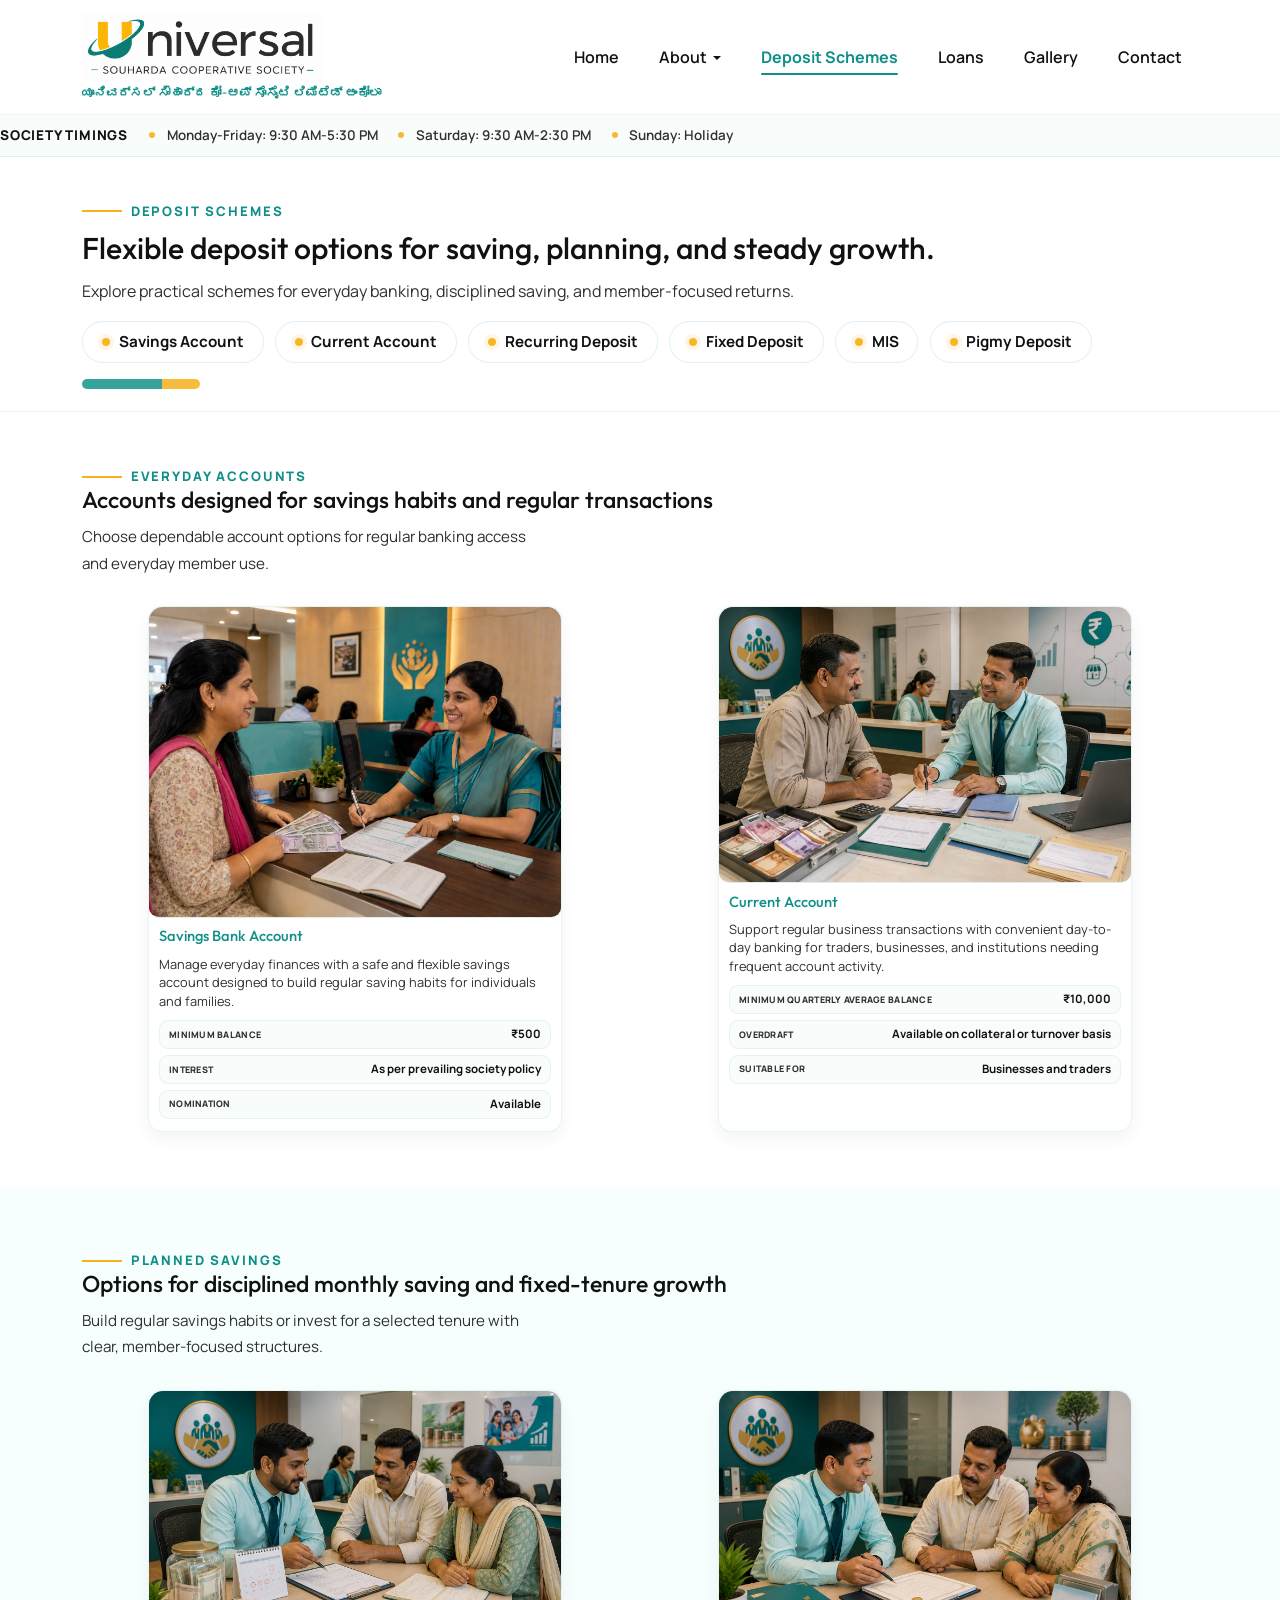
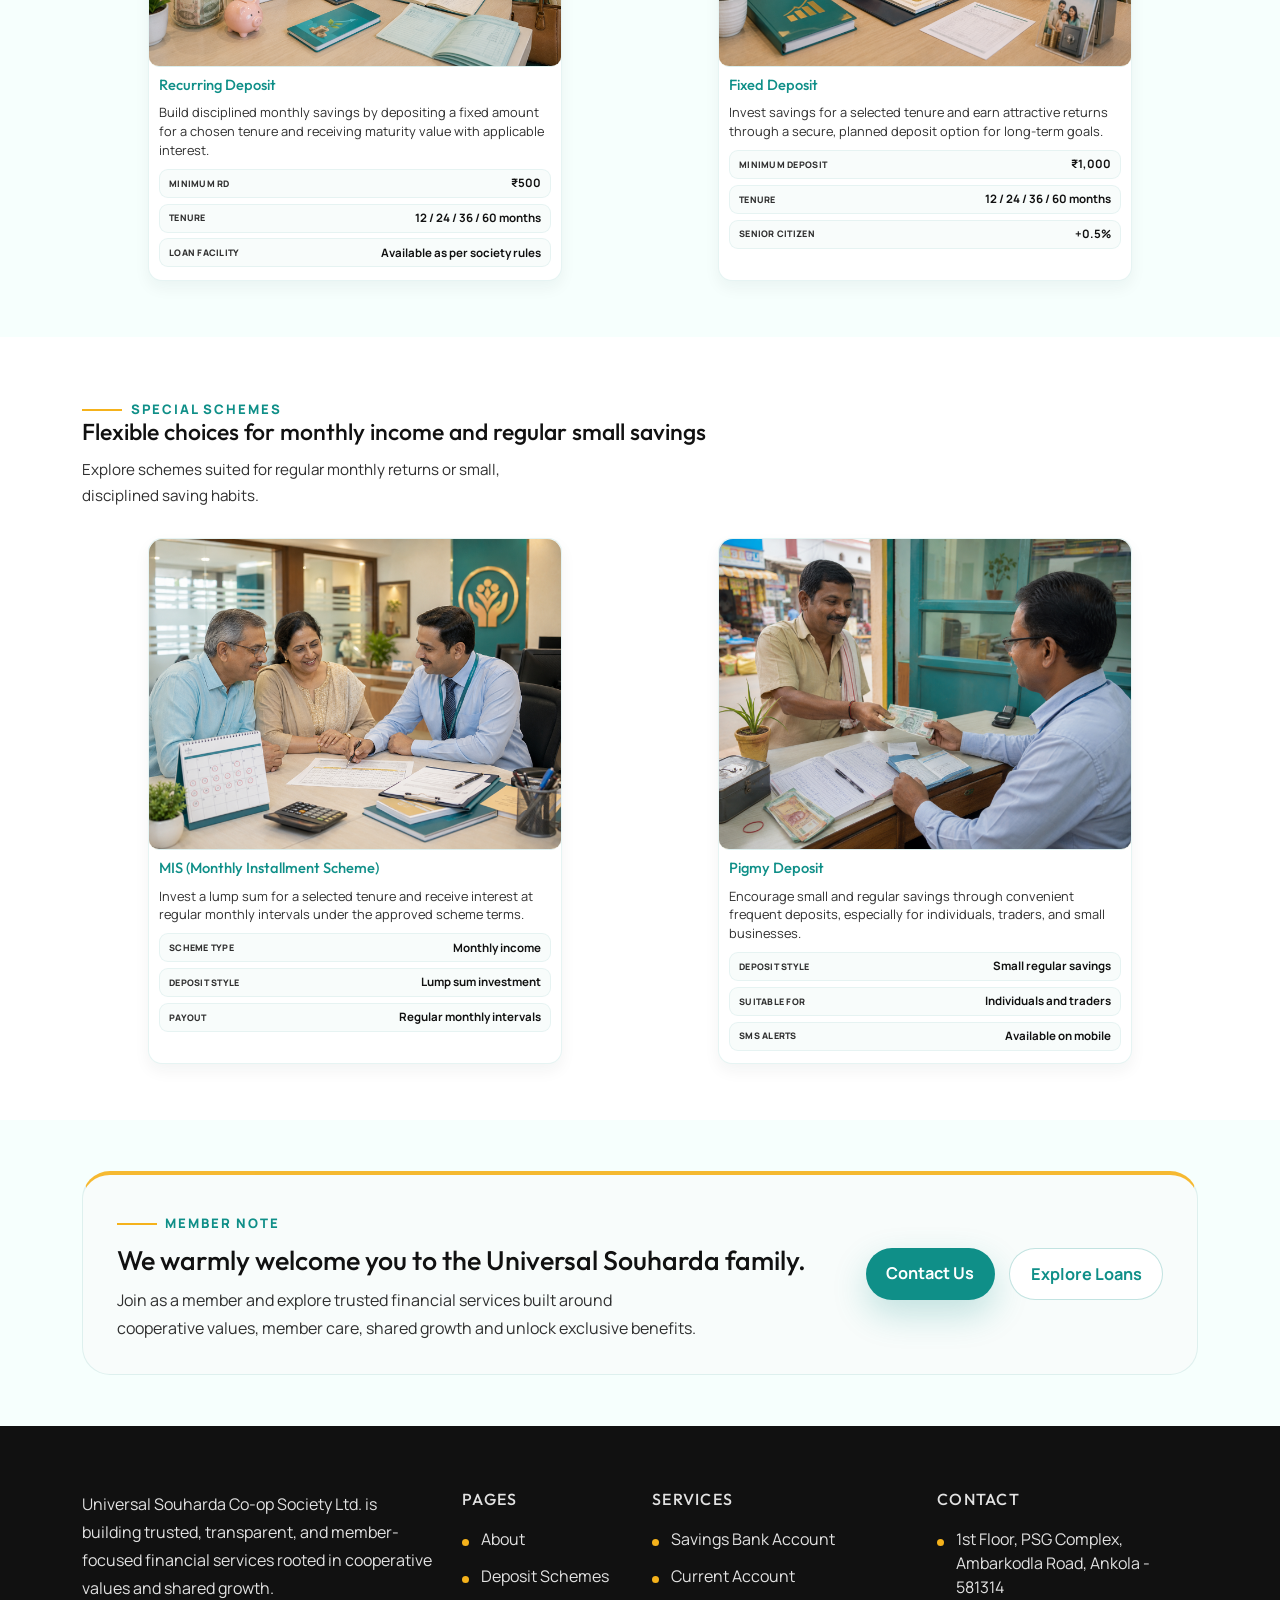
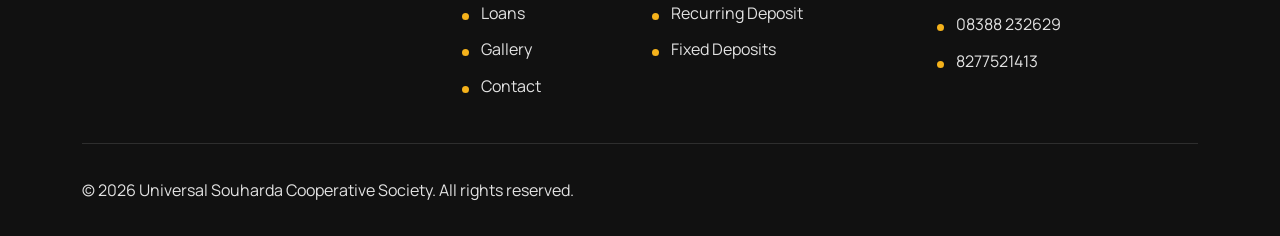
<file: deposit-schemes.html>
<!DOCTYPE html>
<html lang="en">
<head>
  <meta charset="UTF-8">
  <meta name="viewport" content="width=device-width, initial-scale=1.0">
  <title>Universal Souharda Cooperative Society | Deposit Schemes</title>
  <meta name="description" content="Explore deposit schemes from Universal Souharda Cooperative Society in Ankola, including savings, current, recurring, fixed, MIS, and pigmy deposits.">
  <meta name="keywords" content="Universal Souharda Co-Op, Universal Co-Op, Universal Society Ankola, Co-Operative Society Ankola, Universal Souharda Ankola, Ankola Souharda">
  <link rel="canonical" href="https://universalsouhardha.com/deposit-schemes.html">
  <meta property="og:title" content="Universal Souharda Cooperative Society | Deposit Schemes">
  <meta property="og:description" content="Explore deposit schemes from Universal Souharda Cooperative Society in Ankola, including savings, current, recurring, fixed, MIS, and pigmy deposits.">
  <meta property="og:type" content="website">
  <meta property="og:url" content="https://universalsouhardha.com/deposit-schemes.html">
  <meta property="og:image" content="https://universalsouhardha.com/assets/accounts/savings%20account.png">
  <meta property="og:site_name" content="Universal Souharda Cooperative Society">
  <meta name="og-profile-acct" content="universalankola@gmail.com">
  <meta name="twitter:card" content="summary_large_image">
  <meta name="twitter:title" content="Universal Souharda Cooperative Society | Deposit Schemes">
  <meta name="twitter:description" content="Explore deposit schemes from Universal Souharda Cooperative Society in Ankola, including savings, current, recurring, fixed, MIS, and pigmy deposits.">
  <meta name="twitter:image" content="https://universalsouhardha.com/assets/accounts/savings%20account.png">
  <link rel="icon" href="/favicon.ico" sizes="any">
  <link rel="icon" type="image/png" sizes="48x48" href="/assets/favicon/favicon-48x48.png">
  <link rel="icon" type="image/png" sizes="32x32" href="/assets/favicon/favicon-32x32.png">
  <link rel="apple-touch-icon" sizes="180x180" href="/assets/favicon/apple-touch-icon.png">
  <link rel="manifest" href="/assets/favicon/site.webmanifest">
  <link rel="preconnect" href="https://fonts.googleapis.com">
  <link rel="preconnect" href="https://fonts.gstatic.com" crossorigin>
  <link href="https://fonts.googleapis.com/css2?family=Manrope:wght@400;500;600;700;800&family=Outfit:wght@500;600;700&display=swap" rel="stylesheet">
  <link href="https://cdn.jsdelivr.net/npm/bootstrap@5.3.3/dist/css/bootstrap.min.css" rel="stylesheet">
  <link rel="stylesheet" href="assets/css/style.css">
</head>
<body data-page="deposit-schemes">
  <nav class="navbar navbar-expand-lg site-navbar sticky-top">
    <div class="container">
      <a class="navbar-brand" href="index.html">
        <span class="brand-logo-wrap">
          <img class="brand-logo" src="assets/images/logo.png" alt="Universal Souharda Cooperative Society logo">
          <span class="brand-logo-local">ಯೂನಿವರ್ಸಲ್ ಸೌಹಾರ್ದ ಕೋ-ಆಪ್ ಸೊಸೈಟಿ ಲಿಮಿಟೆಡ್ ಅಂಕೋಲಾ</span>
        </span>
      </a>
      <button class="navbar-toggler border-0 shadow-none" type="button" data-bs-toggle="collapse" data-bs-target="#mainNav" aria-controls="mainNav" aria-expanded="false" aria-label="Toggle navigation">
        <span class="navbar-toggler-icon"></span>
      </button>
      <div class="collapse navbar-collapse" id="mainNav">
        <ul class="navbar-nav ms-auto align-items-lg-center gap-lg-2">
          <li class="nav-item"><a class="nav-link" href="index.html">Home</a></li>
          <li class="nav-item dropdown">
            <a class="nav-link dropdown-toggle nav-link--about" href="about.html?section=about" role="button" data-bs-toggle="dropdown" aria-expanded="false">About</a>
            <ul class="dropdown-menu gallery-dropdown-menu site-dropdown-menu">
              <li><a class="dropdown-item" data-about-nav href="about.html?section=about">About Us</a></li>
              <li><a class="dropdown-item" data-about-nav href="about.html?section=staff">Staff</a></li>
              <li><a class="dropdown-item" data-about-nav href="about.html?section=bod">BOD</a></li>
            </ul>
          </li>
          <li class="nav-item"><a class="nav-link" href="deposit-schemes.html">Deposit Schemes</a></li>
          <li class="nav-item"><a class="nav-link" href="loans.html">Loans</a></li>
          <li class="nav-item"><a class="nav-link" href="gallery.html">Gallery</a></li>
          <li class="nav-item"><a class="nav-link" href="contact.html">Contact</a></li>
        </ul>
      </div>
    </div>
  </nav>
  <div class="timing-ticker timing-ticker--continuous" aria-label="Society timings">
    <div class="timing-ticker__track timing-ticker__track--continuous">
      <span class="timing-ticker__label">Society Timings</span>
      <span>Monday-Friday: 9:30 AM-5:30 PM</span>
      <span>Saturday: 9:30 AM-2:30 PM</span>
      <span>Sunday: Holiday</span>
    </div>
  </div>

  <header class="page-hero deposit-hero">
    <div class="container">
      <div class="deposit-hero__content">
        <span class="eyebrow">Deposit schemes</span>
        <h1>Flexible deposit options for saving, planning, and steady growth.</h1>
        <p>Explore practical schemes for everyday banking, disciplined saving, and member-focused returns.</p>
        <nav class="deposit-quick-nav" aria-label="Quick scheme navigation">
          <a href="#scheme-savings">Savings Account</a>
          <a href="#scheme-current">Current Account</a>
          <a href="#scheme-rd">Recurring Deposit</a>
          <a href="#scheme-fd">Fixed Deposit</a>
          <a href="#scheme-mis">MIS</a>
          <a href="#scheme-pigmy">Pigmy Deposit</a>
        </nav>
        <span class="deposit-hero__accent" aria-hidden="true"></span>
      </div>
    </div>
  </header>

  <main>
    <section class="section-pad deposit-section">
      <div class="container">
        <div class="section-heading">
          <span class="eyebrow">Everyday accounts</span>
          <h2>Accounts designed for savings habits and regular transactions</h2>
          <p>Choose dependable account options for regular banking access and everyday member use.</p>
        </div>
        <div class="row g-4">
          <div class="col-lg-6">
            <article class="deposit-card h-100" id="scheme-savings">
              <div class="deposit-card__media image-placeholder image-placeholder--photo">
                <img class="section-photo" src="assets/accounts/savings account.png" alt="Savings Bank Account" loading="lazy">
              </div>
              <h3>Savings Bank Account</h3>
              <p>Manage everyday finances with a safe and flexible savings account designed to build regular saving habits for individuals and families.</p>
              <div class="deposit-facts" aria-label="Savings account quick facts">
                <span class="deposit-fact"><strong>Minimum Balance</strong><em>&#8377;500</em></span>
                <span class="deposit-fact"><strong>Interest</strong><em>As per prevailing society policy</em></span>
                <span class="deposit-fact"><strong>Nomination</strong><em>Available</em></span>
              </div>
            </article>
          </div>
          <div class="col-lg-6">
            <article class="deposit-card h-100" id="scheme-current">
              <div class="deposit-card__media image-placeholder image-placeholder--photo">
                <img class="section-photo" src="assets/accounts/current account.png" alt="Current Account" loading="lazy">
              </div>
              <h3>Current Account</h3>
              <p>Support regular business transactions with convenient day-to-day banking for traders, businesses, and institutions needing frequent account activity.</p>
              <div class="deposit-facts" aria-label="Current account quick facts">
                <span class="deposit-fact"><strong>Minimum Quarterly Average Balance</strong><em>&#8377;10,000</em></span>
                <span class="deposit-fact"><strong>Overdraft</strong><em>Available on collateral or turnover basis</em></span>
                <span class="deposit-fact"><strong>Suitable For</strong><em>Businesses and traders</em></span>
              </div>
            </article>
          </div>
        </div>
      </div>
    </section>

    <section class="section-pad section-tint deposit-section deposit-section--alt">
      <div class="container">
        <div class="section-heading">
          <span class="eyebrow">Planned savings</span>
          <h2>Options for disciplined monthly saving and fixed-tenure growth</h2>
          <p>Build regular savings habits or invest for a selected tenure with clear, member-focused structures.</p>
        </div>
        <div class="row g-4">
          <div class="col-lg-6">
            <article class="deposit-card h-100" id="scheme-rd">
              <div class="deposit-card__media image-placeholder image-placeholder--photo">
                <img class="section-photo" src="assets/accounts/recurring account.png" alt="Recurring Deposit" loading="lazy">
              </div>
              <h3>Recurring Deposit</h3>
              <p>Build disciplined monthly savings by depositing a fixed amount for a chosen tenure and receiving maturity value with applicable interest.</p>
              <div class="deposit-facts" aria-label="Recurring deposit quick facts">
                <span class="deposit-fact"><strong>Minimum RD</strong><em>&#8377;500</em></span>
                <span class="deposit-fact"><strong>Tenure</strong><em>12 / 24 / 36 / 60 months</em></span>
                <span class="deposit-fact"><strong>Loan Facility</strong><em>Available as per society rules</em></span>
              </div>
            </article>
          </div>
          <div class="col-lg-6">
            <article class="deposit-card h-100" id="scheme-fd">
              <div class="deposit-card__media image-placeholder image-placeholder--photo">
                <img class="section-photo" src="assets/accounts/fixed deposit.png" alt="Fixed Deposit" loading="lazy">
              </div>
              <h3>Fixed Deposit</h3>
              <p>Invest savings for a selected tenure and earn attractive returns through a secure, planned deposit option for long-term goals.</p>
              <div class="deposit-facts" aria-label="Fixed deposit quick facts">
                <span class="deposit-fact"><strong>Minimum Deposit</strong><em>&#8377;1,000</em></span>
                <span class="deposit-fact"><strong>Tenure</strong><em>12 / 24 / 36 / 60 months</em></span>
                <span class="deposit-fact"><strong>Senior Citizen</strong><em>+0.5%</em></span>
              </div>
            </article>
          </div>
        </div>
      </div>
    </section>

    <section class="section-pad deposit-section">
      <div class="container">
        <div class="section-heading">
          <span class="eyebrow">Special schemes</span>
          <h2>Flexible choices for monthly income and regular small savings</h2>
          <p>Explore schemes suited for regular monthly returns or small, disciplined saving habits.</p>
        </div>
        <div class="row g-4 deposit-special-row">
          <div class="col-lg-6">
            <article class="deposit-card deposit-card--compact h-100" id="scheme-mis">
              <div class="deposit-card__media image-placeholder image-placeholder--photo">
                <img class="section-photo" src="assets/accounts/mis account.png" alt="MIS Monthly Installment Scheme" loading="lazy">
              </div>
              <h3>MIS (Monthly Installment Scheme)</h3>
              <p>Invest a lump sum for a selected tenure and receive interest at regular monthly intervals under the approved scheme terms.</p>
              <div class="deposit-facts" aria-label="MIS quick facts">
                <span class="deposit-fact"><strong>Scheme Type</strong><em>Monthly income</em></span>
                <span class="deposit-fact"><strong>Deposit Style</strong><em>Lump sum investment</em></span>
                <span class="deposit-fact"><strong>Payout</strong><em>Regular monthly intervals</em></span>
              </div>
            </article>
          </div>
          <div class="col-lg-6">
            <article class="deposit-card deposit-card--compact h-100" id="scheme-pigmy">
              <div class="deposit-card__media image-placeholder image-placeholder--photo">
                <img class="section-photo" src="assets/accounts/pigmy account.png" alt="Pigmy Deposit" loading="lazy">
              </div>
              <h3>Pigmy Deposit</h3>
              <p>Encourage small and regular savings through convenient frequent deposits, especially for individuals, traders, and small businesses.</p>
              <div class="deposit-facts" aria-label="Pigmy deposit quick facts">
                <span class="deposit-fact"><strong>Deposit Style</strong><em>Small regular savings</em></span>
                <span class="deposit-fact"><strong>Suitable For</strong><em>Individuals and traders</em></span>
                <span class="deposit-fact"><strong>SMS Alerts</strong><em>Available on mobile</em></span>
              </div>
            </article>
          </div>
        </div>
      </div>
    </section>

    <section class="section-pad member-note-section">
      <div class="container">
        <div class="member-cta">
          <div class="member-cta__content">
            <span class="eyebrow">Member Note</span>
            <h2>We warmly welcome you to the Universal Souharda family.</h2>
            <p>Join as a member and explore trusted financial services built around cooperative values, member care, shared growth and unlock exclusive benefits.</p>
          </div>
          <div class="member-cta__actions">
            <a class="btn btn-brand" href="contact.html">Contact Us</a>
            <a class="btn btn-outline-brand" href="loans.html">Explore Loans</a>
          </div>
        </div>
      </div>
    </section>
  </main>

  <footer class="site-footer">
    <div class="container">
      <div class="row g-4 align-items-start">
        <div class="col-lg-4">
          <p class="mb-0">Universal Souharda Co-op Society Ltd. is building trusted, transparent, and member-focused financial services rooted in cooperative values and shared growth.</p>
        </div>
        <div class="col-sm-6 col-lg-2">
          <h3>Pages</h3>
          <ul class="footer-links">
            <li><a href="about.html">About</a></li>
            <li><a href="deposit-schemes.html">Deposit Schemes</a></li>
            <li><a href="loans.html">Loans</a></li>
            <li><a href="gallery.html">Gallery</a></li>
            <li><a href="contact.html">Contact</a></li>
          </ul>
        </div>
        <div class="col-sm-6 col-lg-3">
          <h3>Services</h3>
          <ul class="footer-links">
            <li><a href="deposit-schemes.html">Savings Bank Account</a></li>
            <li><a href="deposit-schemes.html">Current Account</a></li>
            <li><a href="deposit-schemes.html">Recurring Deposit</a></li>
            <li><a href="deposit-schemes.html">Fixed Deposits</a></li>
          </ul>
        </div>
        <div class="col-lg-3">
          <h3>Contact</h3>
          <ul class="footer-contact">
            <li>1st Floor, PSG Complex, Ambarkodla Road, Ankola - 581314</li>
            <li><a href="tel:08388232629">08388 232629</a></li>
            <li><a href="tel:8277521413">8277521413</a></li>
          </ul>
        </div>
      </div>
      <div class="footer-bottom">
        <p class="mb-0">&#169; 2026 Universal Souharda Cooperative Society. All rights reserved.</p>
      </div>
    </div>
  </footer>

  <script src="https://cdn.jsdelivr.net/npm/bootstrap@5.3.3/dist/js/bootstrap.bundle.min.js"></script>
  <script src="assets/js/main.js"></script>
</body>
</html>
</file>
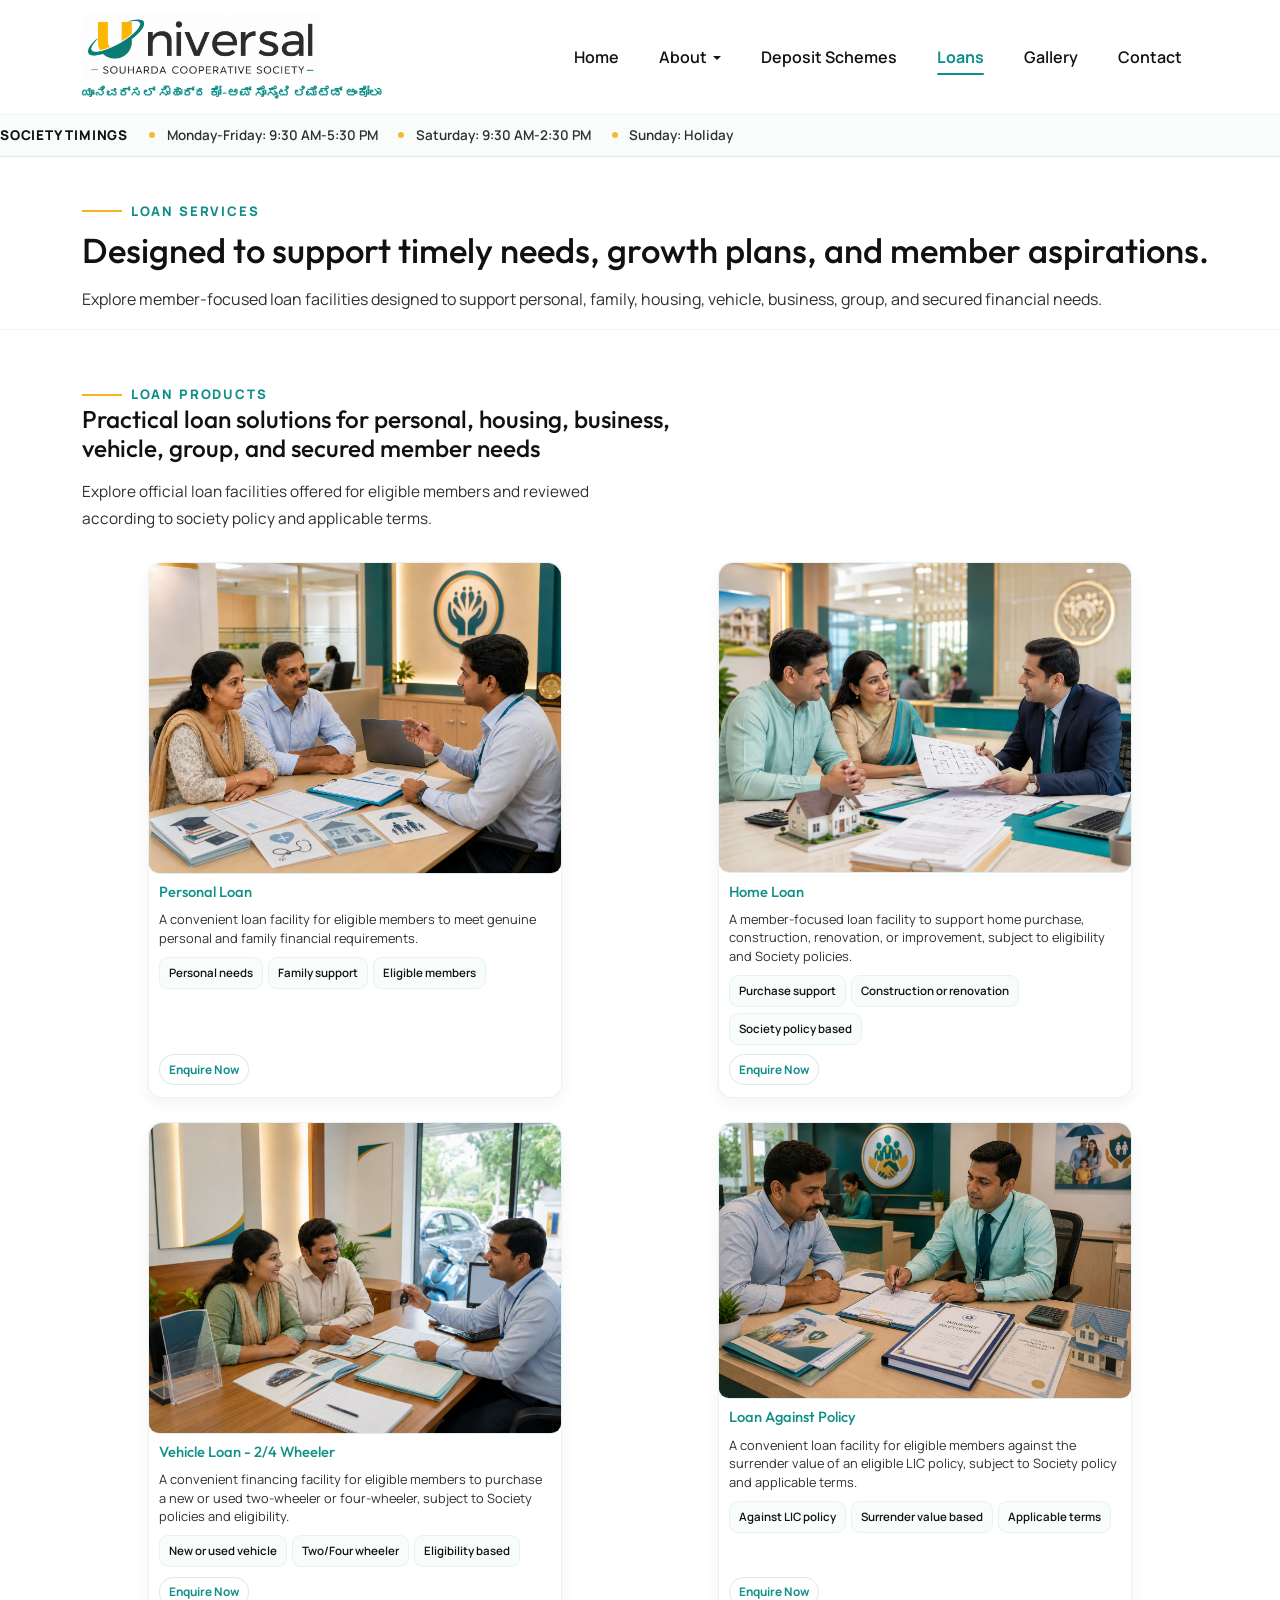
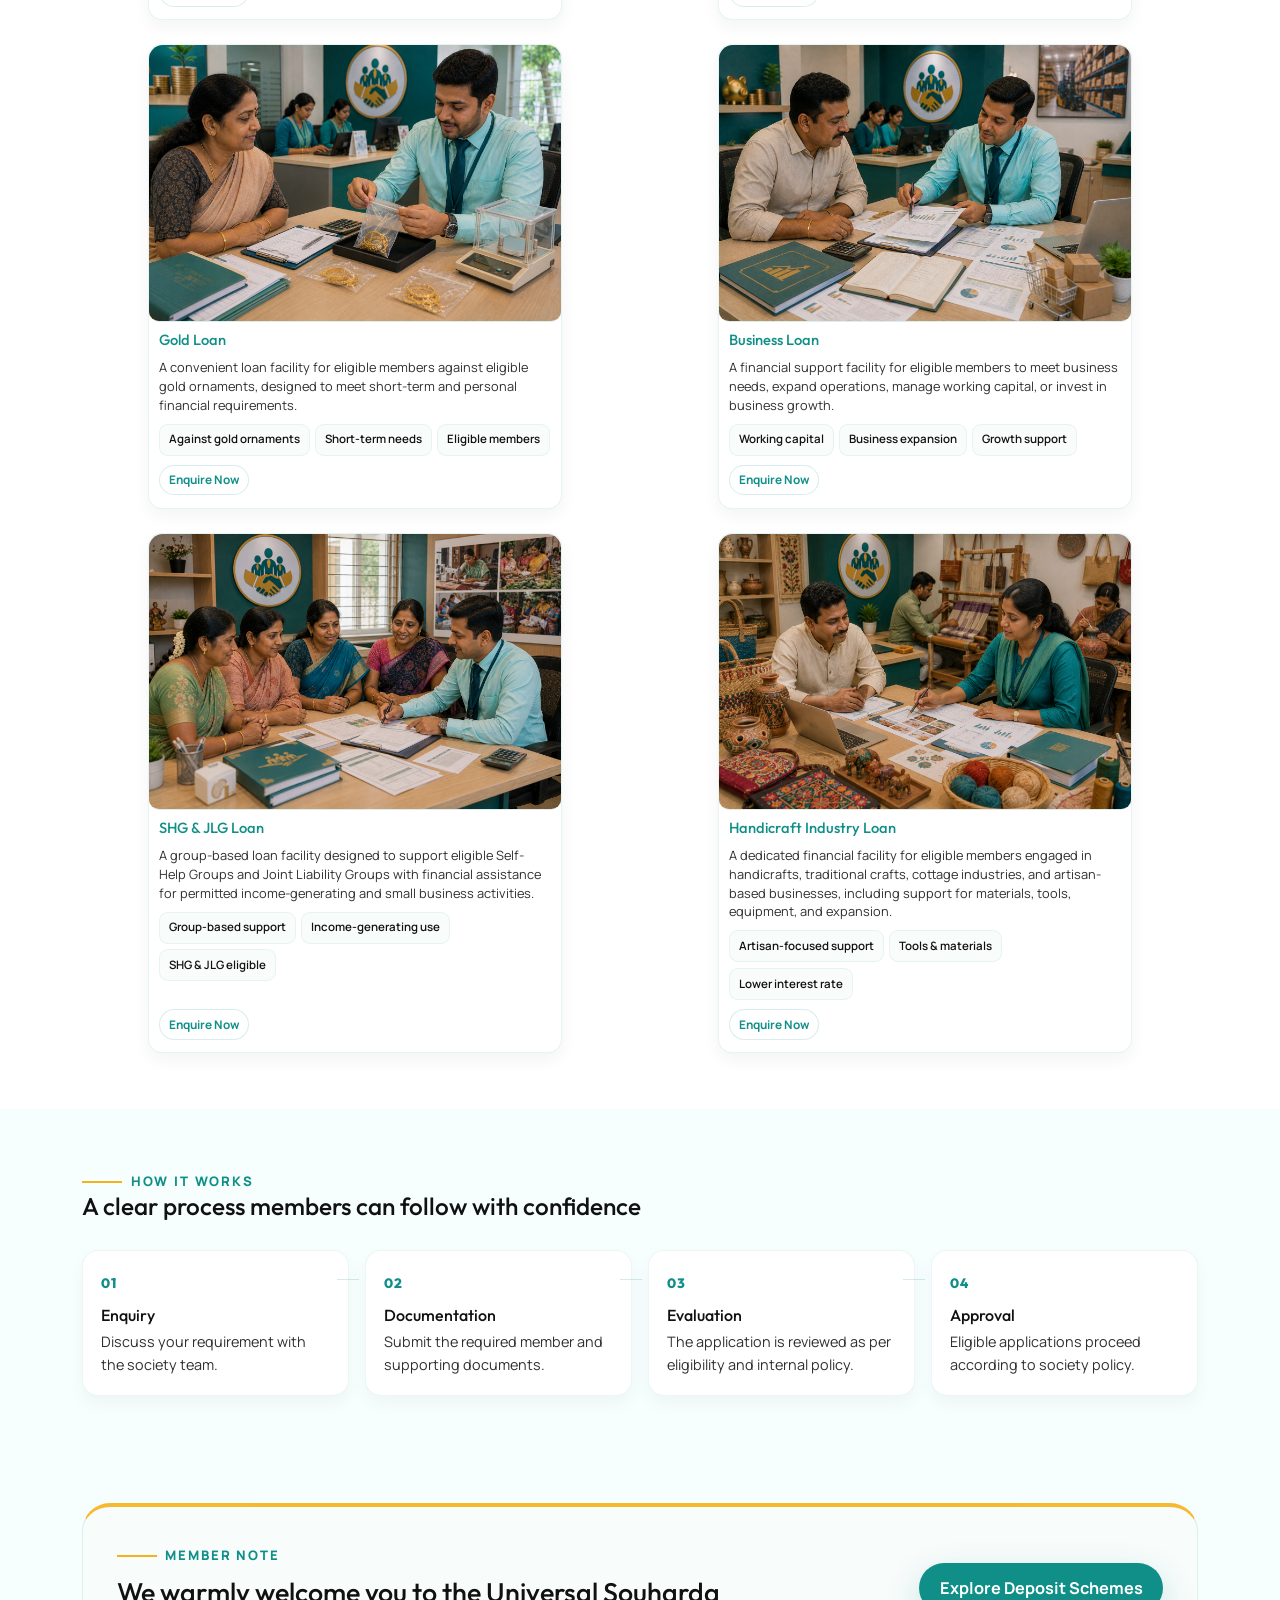
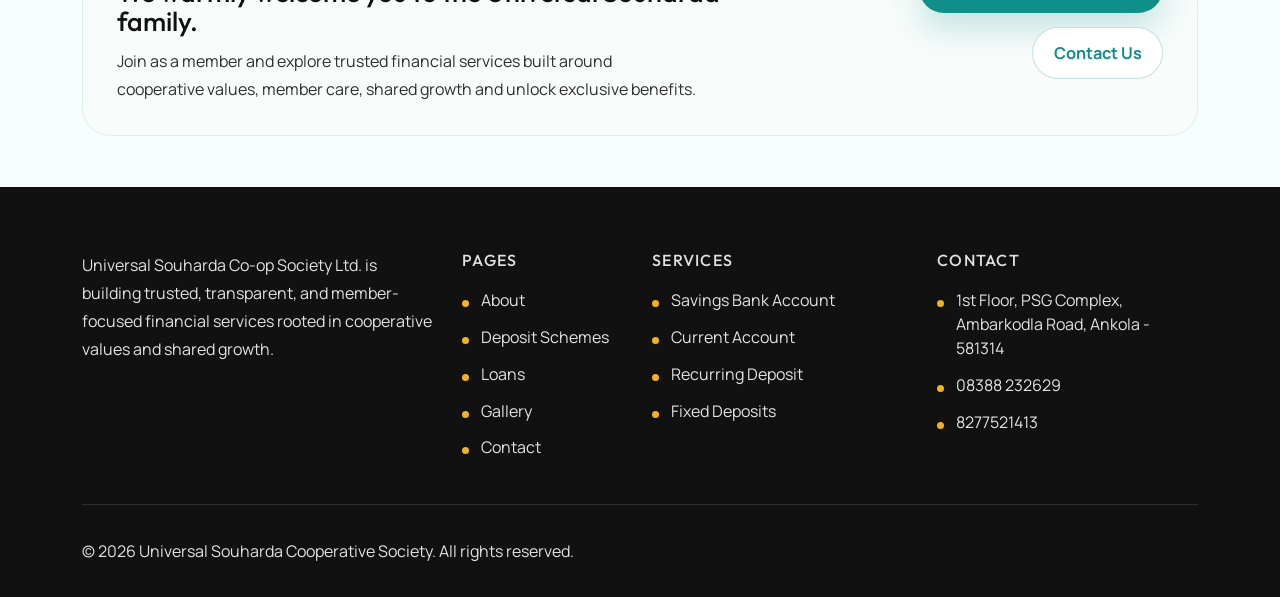
<file: loans.html>
<!DOCTYPE html>
<html lang="en">
<head>
  <meta charset="UTF-8">
  <meta name="viewport" content="width=device-width, initial-scale=1.0">
  <title>Universal Souharda Cooperative Society | Loans</title>
  <meta name="description" content="Explore personal, vehicle, gold, home, business, and other loan services from Universal Souharda Cooperative Society in Ankola.">
  <meta name="keywords" content="Personal Loan Ankola, Vehicle Loan Ankola, Gold Loan Ankola, Loans Ankola, Co-Operative Bank Ankola, Best Co Operative Bank in Ankola, Universal Bank">
  <link rel="canonical" href="https://universalsouhardha.com/loans.html">
  <meta property="og:title" content="Universal Souharda Cooperative Society | Loans">
  <meta property="og:description" content="Explore personal, vehicle, gold, home, business, and other loan services from Universal Souharda Cooperative Society in Ankola.">
  <meta property="og:type" content="website">
  <meta property="og:url" content="https://universalsouhardha.com/loans.html">
  <meta property="og:image" content="https://universalsouhardha.com/assets/loans/Personal%20Loan.png">
  <meta property="og:site_name" content="Universal Souharda Cooperative Society">
  <meta name="og-profile-acct" content="universalankola@gmail.com">
  <meta name="twitter:card" content="summary_large_image">
  <meta name="twitter:title" content="Universal Souharda Cooperative Society | Loans">
  <meta name="twitter:description" content="Explore personal, vehicle, gold, home, business, and other loan services from Universal Souharda Cooperative Society in Ankola.">
  <meta name="twitter:image" content="https://universalsouhardha.com/assets/loans/Personal%20Loan.png">
  <link rel="icon" href="/favicon.ico" sizes="any">
  <link rel="icon" type="image/png" sizes="48x48" href="/assets/favicon/favicon-48x48.png">
  <link rel="icon" type="image/png" sizes="32x32" href="/assets/favicon/favicon-32x32.png">
  <link rel="apple-touch-icon" sizes="180x180" href="/assets/favicon/apple-touch-icon.png">
  <link rel="manifest" href="/assets/favicon/site.webmanifest">
  <link rel="preconnect" href="https://fonts.googleapis.com">
  <link rel="preconnect" href="https://fonts.gstatic.com" crossorigin>
  <link href="https://fonts.googleapis.com/css2?family=Manrope:wght@400;500;600;700;800&family=Outfit:wght@500;600;700&display=swap" rel="stylesheet">
  <link href="https://cdn.jsdelivr.net/npm/bootstrap@5.3.3/dist/css/bootstrap.min.css" rel="stylesheet">
  <link rel="stylesheet" href="assets/css/style.css">
</head>
<body data-page="loans">
  <nav class="navbar navbar-expand-lg site-navbar sticky-top">
    <div class="container">
      <a class="navbar-brand" href="index.html">
        <span class="brand-logo-wrap">
          <img class="brand-logo" src="assets/images/logo.png" alt="Universal Souharda Cooperative Society logo">
          <span class="brand-logo-local">ಯೂನಿವರ್ಸಲ್ ಸೌಹಾರ್ದ ಕೋ-ಆಪ್ ಸೊಸೈಟಿ ಲಿಮಿಟೆಡ್ ಅಂಕೋಲಾ</span>
        </span>
      </a>
      <button class="navbar-toggler border-0 shadow-none" type="button" data-bs-toggle="collapse" data-bs-target="#mainNav" aria-controls="mainNav" aria-expanded="false" aria-label="Toggle navigation">
        <span class="navbar-toggler-icon"></span>
      </button>
      <div class="collapse navbar-collapse" id="mainNav">
        <ul class="navbar-nav ms-auto align-items-lg-center gap-lg-2">
          <li class="nav-item"><a class="nav-link" href="index.html">Home</a></li>
          <li class="nav-item dropdown">
            <a class="nav-link dropdown-toggle nav-link--about" href="about.html?section=about" role="button" data-bs-toggle="dropdown" aria-expanded="false">About</a>
            <ul class="dropdown-menu gallery-dropdown-menu site-dropdown-menu">
              <li><a class="dropdown-item" data-about-nav href="about.html?section=about">About Us</a></li>
              <li><a class="dropdown-item" data-about-nav href="about.html?section=staff">Staff</a></li>
              <li><a class="dropdown-item" data-about-nav href="about.html?section=bod">BOD</a></li>
            </ul>
          </li>
          <li class="nav-item"><a class="nav-link" href="deposit-schemes.html">Deposit Schemes</a></li>
          <li class="nav-item"><a class="nav-link" href="loans.html">Loans</a></li>
          <li class="nav-item"><a class="nav-link" href="gallery.html">Gallery</a></li>
          <li class="nav-item"><a class="nav-link" href="contact.html">Contact</a></li>
        </ul>
      </div>
    </div>
  </nav>
  <div class="timing-ticker timing-ticker--continuous" aria-label="Society timings">
    <div class="timing-ticker__track timing-ticker__track--continuous">
      <span class="timing-ticker__label">Society Timings</span>
      <span>Monday-Friday: 9:30 AM-5:30 PM</span>
      <span>Saturday: 9:30 AM-2:30 PM</span>
      <span>Sunday: Holiday</span>
    </div>
  </div>

  <header class="page-hero">
    <div class="container">
      <span class="eyebrow">Loan services</span>
      <h1>Designed to support timely needs, growth plans, and member aspirations.</h1>
      <p>Explore member-focused loan facilities designed to support personal, family, housing, vehicle, business, group, and secured financial needs.</p>
    </div>
  </header>

  <main>
    <section class="section-pad loans-products-section">
      <div class="container">
        <div class="section-heading">
          <span class="eyebrow">Loan products</span>
          <h2>Practical loan solutions for personal, housing, business,<br>vehicle, group, and secured member needs</h2>
          <p>Explore official loan facilities offered for eligible members and reviewed according to society policy and applicable terms.</p>
        </div>
        <div class="row g-4">
          <div class="col-lg-6">
            <article class="loan-product-card h-100">
              <div class="loan-product-card__media image-placeholder image-placeholder--photo">
                <img class="section-photo" src="assets/loans/Personal Loan.png" alt="Personal Loan" loading="lazy">
              </div>
              <h3>Personal Loan</h3>
              <p>A convenient loan facility for eligible members to meet genuine personal and family financial requirements.</p>
              <div class="loan-product-highlights" aria-label="Personal loan highlights">
                <span class="loan-product-highlight">Personal needs</span>
                <span class="loan-product-highlight">Family support</span>
                <span class="loan-product-highlight">Eligible members</span>
              </div>
              <a class="loan-product-card__cta" href="contact.html">Enquire Now</a>
            </article>
          </div>
          <div class="col-lg-6">
            <article class="loan-product-card h-100">
              <div class="loan-product-card__media image-placeholder image-placeholder--photo">
                <img class="section-photo" src="assets/loans/home loan.png" alt="Home Loan" loading="lazy">
              </div>
              <h3>Home Loan</h3>
              <p>A member-focused loan facility to support home purchase, construction, renovation, or improvement, subject to eligibility and Society policies.</p>
              <div class="loan-product-highlights" aria-label="Home loan highlights">
                <span class="loan-product-highlight">Purchase support</span>
                <span class="loan-product-highlight">Construction or renovation</span>
                <span class="loan-product-highlight">Society policy based</span>
              </div>
              <a class="loan-product-card__cta" href="contact.html">Enquire Now</a>
            </article>
          </div>
          <div class="col-lg-6">
            <article class="loan-product-card h-100">
              <div class="loan-product-card__media image-placeholder image-placeholder--photo">
                <img class="section-photo" src="assets/loans/Vehicle Loan.png" alt="Vehicle Loan - 2/4 Wheeler" loading="lazy">
              </div>
              <h3>Vehicle Loan - 2/4 Wheeler</h3>
              <p>A convenient financing facility for eligible members to purchase a new or used two-wheeler or four-wheeler, subject to Society policies and eligibility.</p>
              <div class="loan-product-highlights" aria-label="Vehicle loan highlights">
                <span class="loan-product-highlight">New or used vehicle</span>
                <span class="loan-product-highlight">Two/Four wheeler</span>
                <span class="loan-product-highlight">Eligibility based</span>
              </div>
              <a class="loan-product-card__cta" href="contact.html">Enquire Now</a>
            </article>
          </div>
          <div class="col-lg-6">
            <article class="loan-product-card h-100">
              <div class="loan-product-card__media image-placeholder image-placeholder--photo">
                <img class="section-photo" src="assets/loans/Loan Against Policy.png" alt="Loan Against Policy" loading="lazy">
              </div>
              <h3>Loan Against Policy</h3>
              <p>A convenient loan facility for eligible members against the surrender value of an eligible LIC policy, subject to Society policy and applicable terms.</p>
              <div class="loan-product-highlights" aria-label="Loan against policy highlights">
                <span class="loan-product-highlight">Against LIC policy</span>
                <span class="loan-product-highlight">Surrender value based</span>
                <span class="loan-product-highlight">Applicable terms</span>
              </div>
              <a class="loan-product-card__cta" href="contact.html">Enquire Now</a>
            </article>
          </div>
          <div class="col-lg-6">
            <article class="loan-product-card h-100">
              <div class="loan-product-card__media image-placeholder image-placeholder--photo">
                <img class="section-photo" src="assets/loans/gold loan.png" alt="Gold Loan" loading="lazy">
              </div>
              <h3>Gold Loan</h3>
              <p>A convenient loan facility for eligible members against eligible gold ornaments, designed to meet short-term and personal financial requirements.</p>
              <div class="loan-product-highlights" aria-label="Gold loan highlights">
                <span class="loan-product-highlight">Against gold ornaments</span>
                <span class="loan-product-highlight">Short-term needs</span>
                <span class="loan-product-highlight">Eligible members</span>
              </div>
              <a class="loan-product-card__cta" href="contact.html">Enquire Now</a>
            </article>
          </div>
          <div class="col-lg-6">
            <article class="loan-product-card h-100">
              <div class="loan-product-card__media image-placeholder image-placeholder--photo">
                <img class="section-photo" src="assets/loans/business loan.png" alt="Business Loan" loading="lazy">
              </div>
              <h3>Business Loan</h3>
              <p>A financial support facility for eligible members to meet business needs, expand operations, manage working capital, or invest in business growth.</p>
              <div class="loan-product-highlights" aria-label="Business loan highlights">
                <span class="loan-product-highlight">Working capital</span>
                <span class="loan-product-highlight">Business expansion</span>
                <span class="loan-product-highlight">Growth support</span>
              </div>
              <a class="loan-product-card__cta" href="contact.html">Enquire Now</a>
            </article>
          </div>
          <div class="col-lg-6">
            <article class="loan-product-card h-100">
              <div class="loan-product-card__media image-placeholder image-placeholder--photo">
                <img class="section-photo" src="assets/loans/SHG &amp; JLG Loan.png" alt="SHG and JLG Loan" loading="lazy">
              </div>
              <h3>SHG &amp; JLG Loan</h3>
              <p>A group-based loan facility designed to support eligible Self-Help Groups and Joint Liability Groups with financial assistance for permitted income-generating and small business activities.</p>
              <div class="loan-product-highlights" aria-label="SHG and JLG loan highlights">
                <span class="loan-product-highlight">Group-based support</span>
                <span class="loan-product-highlight">Income-generating use</span>
                <span class="loan-product-highlight">SHG &amp; JLG eligible</span>
              </div>
              <a class="loan-product-card__cta" href="contact.html">Enquire Now</a>
            </article>
          </div>
          <div class="col-lg-6">
            <article class="loan-product-card h-100">
              <div class="loan-product-card__media image-placeholder image-placeholder--photo">
                <img class="section-photo" src="assets/loans/Handicraft Industry Loan.png" alt="Handicraft Industry Loan" loading="lazy">
              </div>
              <h3>Handicraft Industry Loan</h3>
              <p>A dedicated financial facility for eligible members engaged in handicrafts, traditional crafts, cottage industries, and artisan-based businesses, including support for materials, tools, equipment, and expansion.</p>
              <div class="loan-product-highlights" aria-label="Handicraft industry loan highlights">
                <span class="loan-product-highlight">Artisan-focused support</span>
                <span class="loan-product-highlight">Tools &amp; materials</span>
                <span class="loan-product-highlight">Lower interest rate</span>
              </div>
              <a class="loan-product-card__cta" href="contact.html">Enquire Now</a>
            </article>
          </div>
        </div>
      </div>
    </section>

    <section class="section-pad section-tint loans-process-section">
      <div class="container">
        <div class="section-heading">
          <span class="eyebrow">How it works</span>
          <h2>A clear process members can follow with confidence</h2>
        </div>
        <div class="loan-process-steps">
          <div class="loan-process-step">
            <span class="loan-process-step__number">01</span>
            <h3>Enquiry</h3>
            <p>Discuss your requirement with the society team.</p>
          </div>
          <div class="loan-process-step">
            <span class="loan-process-step__number">02</span>
            <h3>Documentation</h3>
            <p>Submit the required member and supporting documents.</p>
          </div>
          <div class="loan-process-step">
            <span class="loan-process-step__number">03</span>
            <h3>Evaluation</h3>
            <p>The application is reviewed as per eligibility and internal policy.</p>
          </div>
          <div class="loan-process-step">
            <span class="loan-process-step__number">04</span>
            <h3>Approval</h3>
            <p>Eligible applications proceed according to society policy.</p>
          </div>
        </div>
      </div>
    </section>

    <section class="section-pad member-note-section">
      <div class="container">
        <div class="member-cta">
          <div class="member-cta__content">
            <span class="eyebrow">Member Note</span>
            <h2>We warmly welcome you to the Universal Souharda family.</h2>
            <p>Join as a member and explore trusted financial services built around cooperative values, member care, shared growth and unlock exclusive benefits.</p>
          </div>
          <div class="member-cta__actions">
            <a class="btn btn-brand" href="deposit-schemes.html">Explore Deposit Schemes</a>
            <a class="btn btn-outline-brand" href="contact.html">Contact Us</a>
          </div>
        </div>
      </div>
    </section>
  </main>

  <footer class="site-footer">
    <div class="container">
      <div class="row g-4 align-items-start">
        <div class="col-lg-4">
          <p class="mb-0">Universal Souharda Co-op Society Ltd. is building trusted, transparent, and member-focused financial services rooted in cooperative values and shared growth.</p>
        </div>
        <div class="col-sm-6 col-lg-2">
          <h3>Pages</h3>
          <ul class="footer-links">
            <li><a href="about.html">About</a></li>
            <li><a href="deposit-schemes.html">Deposit Schemes</a></li>
            <li><a href="loans.html">Loans</a></li>
            <li><a href="gallery.html">Gallery</a></li>
            <li><a href="contact.html">Contact</a></li>
          </ul>
        </div>
        <div class="col-sm-6 col-lg-3">
          <h3>Services</h3>
          <ul class="footer-links">
            <li><a href="deposit-schemes.html">Savings Bank Account</a></li>
            <li><a href="deposit-schemes.html">Current Account</a></li>
            <li><a href="deposit-schemes.html">Recurring Deposit</a></li>
            <li><a href="deposit-schemes.html">Fixed Deposits</a></li>
          </ul>
        </div>
        <div class="col-lg-3">
          <h3>Contact</h3>
          <ul class="footer-contact">
            <li>1st Floor, PSG Complex, Ambarkodla Road, Ankola - 581314</li>
            <li><a href="tel:08388232629">08388 232629</a></li>
            <li><a href="tel:8277521413">8277521413</a></li>
          </ul>
        </div>
      </div>
      <div class="footer-bottom">
        <p class="mb-0">&#169; 2026 Universal Souharda Cooperative Society. All rights reserved.</p>
      </div>
    </div>
  </footer>

  <script src="https://cdn.jsdelivr.net/npm/bootstrap@5.3.3/dist/js/bootstrap.bundle.min.js"></script>
  <script src="assets/js/main.js"></script>
</body>
</html>
</file>
<file: assets/css/style.css>
:root {
  --brand-teal: #0f8f88;
  --brand-gold: #f5b21b;
  --brand-ink: #111111;
  --brand-muted: #2f2f2f;
  --brand-surface: #ffffff;
  --brand-tint: #f6fffd;
  --brand-gold-tint: #fffaf0;
  --brand-border: rgba(15, 143, 136, 0.14);
  --shadow-soft: 0 20px 60px rgba(18, 38, 36, 0.08);
  --radius-lg: 28px;
  --radius-md: 20px;
  --radius-sm: 14px;
}

* {
  box-sizing: border-box;
}

html {
  scroll-behavior: smooth;
}

body {
  margin: 0;
  font-family: "Manrope", sans-serif;
  color: var(--brand-ink);
  background: var(--brand-surface);
  overflow-x: hidden;
}

h1,
h2,
h3,
h4,
.navbar-brand strong {
  font-family: "Outfit", sans-serif;
}

a {
  color: inherit;
  text-decoration: none;
}

img {
  max-width: 100%;
}

p {
  color: var(--brand-muted);
  line-height: 1.75;
}

.site-navbar {
  background: rgba(255, 255, 255, 0.96);
  backdrop-filter: blur(16px);
  border-bottom: 1px solid rgba(15, 143, 136, 0.08);
}

.timing-ticker {
  background: rgba(15, 143, 136, 0.08);
  border-bottom: 1px solid rgba(15, 143, 136, 0.12);
  overflow: hidden;
  white-space: nowrap;
}

.timing-ticker__track {
  display: inline-flex;
  align-items: center;
  gap: 2.5rem;
  min-width: 100%;
  padding: 0.45rem 0;
  color: var(--brand-ink);
  font-size: 0.82rem;
  font-weight: 700;
  animation: ticker-scroll 40s linear infinite;
}

.timing-ticker__track span::after {
  content: "|";
  margin-left: 2.5rem;
  color: var(--brand-gold);
}

.timing-ticker__track span:last-child::after {
  content: "";
  margin-left: 0;
}

.timing-ticker--continuous {
  background: #f8fcfb;
}

.timing-ticker__track--continuous {
  display: inline-flex;
  align-items: center;
  gap: 0.85rem 1.3rem;
  min-width: auto;
  padding: 0.65rem 0;
  animation: ticker-scroll 36s linear infinite;
  font-size: 0.84rem;
  font-weight: 600;
  color: var(--brand-muted);
}

.timing-ticker__track--continuous span {
  position: relative;
}

.timing-ticker__track--continuous span::after {
  content: "";
  margin-left: 0;
}

.timing-ticker__track--continuous span + span {
  padding-left: 1.1rem;
}

.timing-ticker__track--continuous span + span::before {
  content: "";
  position: absolute;
  left: 0;
  top: 50%;
  width: 6px;
  height: 6px;
  border-radius: 50%;
  background: rgba(245, 178, 27, 0.9);
  transform: translateY(-50%);
}

.timing-ticker__label {
  color: var(--brand-ink);
  font-weight: 800;
  letter-spacing: 0.06em;
  text-transform: uppercase;
}

.navbar-brand,
.footer-brand {
  display: inline-flex;
  align-items: center;
  gap: 0.85rem;
}

.brand-mark {
  display: inline-grid;
  place-items: center;
  width: 54px;
  height: 54px;
  border-radius: 18px 18px 18px 10px;
  background: var(--brand-teal);
  color: white;
  font-family: "Outfit", sans-serif;
  font-size: 1.8rem;
  font-weight: 700;
  box-shadow: var(--shadow-soft);
}

.brand-logo {
  width: 240px;
  height: auto;
  display: block;
  object-fit: contain;
}

.brand-logo-wrap {
  display: inline-flex;
  flex-direction: column;
  align-items: flex-start;
  gap: 0.2rem;
}

.brand-logo-local {
  display: block;
  font-size: 0.78rem;
  line-height: 1.3;
  font-weight: 600;
  color: var(--brand-teal);
  letter-spacing: 0.01em;
}

.brand-logo--footer {
  width: 210px;
}

.brand-text {
  display: flex;
  flex-direction: column;
  line-height: 1.05;
}

.brand-text strong {
  font-size: 1.4rem;
  color: var(--brand-ink);
}

.brand-text small {
  font-size: 0.74rem;
  letter-spacing: 0.15em;
  text-transform: uppercase;
  color: var(--brand-teal);
}

.nav-link {
  position: relative;
  color: var(--brand-ink);
  font-weight: 600;
  padding: 0.75rem 1rem !important;
  transition: color 0.2s ease;
}

.nav-link:hover {
  color: var(--brand-teal);
}

.site-navbar .nav-link.active,
.site-navbar .navbar-nav .nav-link.active {
  color: var(--brand-teal);
  font-weight: 700;
}

.dropdown-toggle::after {
  margin-left: 0.4rem;
  vertical-align: 0.18em;
  transition: transform 0.2s ease;
}

.gallery-dropdown-menu {
  min-width: 168px;
  margin-top: 0.72rem;
  padding: 0.38rem;
  border: 1px solid rgba(15, 143, 136, 0.1);
  border-radius: 18px;
  background: rgba(255, 255, 255, 0.98);
  box-shadow: 0 10px 22px rgba(18, 38, 36, 0.05);
  backdrop-filter: blur(8px);
}

.gallery-dropdown-menu li + li {
  margin-top: 0.32rem;
}

.gallery-dropdown-menu .dropdown-item {
  position: relative;
  border-radius: 10px;
  padding: 0.42rem 0.78rem;
  font-weight: 600;
  color: var(--brand-ink);
  background: transparent;
  transition: background-color 0.2s ease, color 0.2s ease;
}

.gallery-dropdown-menu .dropdown-item:hover,
.gallery-dropdown-menu .dropdown-item:focus {
  background: rgba(245, 178, 27, 0.09);
  color: var(--brand-ink);
}

.gallery-dropdown-menu .dropdown-item.active,
.gallery-dropdown-menu .dropdown-item:active {
  background: rgba(15, 143, 136, 0.14);
  color: var(--brand-teal);
}

.gallery-dropdown-menu .dropdown-item.active {
  padding-left: 0.95rem;
  box-shadow: inset 2px 0 0 rgba(245, 178, 27, 0.95);
}

.nav-link.dropdown-toggle.show {
  color: var(--brand-teal);
}

.nav-link.dropdown-toggle.show::after {
  transform: rotate(180deg);
}

.nav-link--about:focus,
.gallery-dropdown-menu .dropdown-item:focus {
  box-shadow: none;
  outline: none;
}

.nav-link.active {
  font-weight: 700;
}

.nav-link.active::after {
  content: "";
  position: absolute;
  left: 1rem;
  right: 1rem;
  bottom: 0.35rem;
  height: 2px;
  background: var(--brand-teal);
  border-radius: 999px;
}

.btn-brand {
  border: none;
  background: var(--brand-teal);
  color: white;
  border-radius: 999px;
  padding: 0.92rem 1.5rem;
  font-weight: 700;
  box-shadow: 0 14px 35px rgba(15, 143, 136, 0.24);
}

.btn-brand:hover {
  color: white;
  background: #0c7a74;
}

.btn-outline-brand {
  border: 1px solid rgba(15, 143, 136, 0.25);
  border-radius: 999px;
  padding: 0.92rem 1.5rem;
  font-weight: 700;
  color: var(--brand-teal);
  background: #ffffff;
}

.btn-outline-brand:hover {
  background: var(--brand-tint);
  color: var(--brand-teal);
}

.hero-section,
.page-hero,
.section-pad {
  position: relative;
}

.hero-section {
  padding: 5.5rem 0 4.5rem;
  overflow: hidden;
  background: #ffffff;
}

.hero-section h1 {
  font-size: clamp(2.2rem, 4vw, 4.8rem);
  line-height: 1.04;
  margin: 0.85rem 0 1.2rem;
  max-width: 12ch;
}

.page-hero h1 {
  font-size: clamp(1.85rem, 2.7vw, 2.75rem);
  line-height: 1.08;
  margin: 0.7rem 0 0.85rem;
  max-width: 16ch;
}

.lead {
  font-size: 1.1rem;
  max-width: 60ch;
}

.hero-trust-points {
  display: flex;
  flex-wrap: wrap;
  gap: 0.85rem;
  margin-top: 1.4rem;
}

.hero-trust-points span {
  display: inline-flex;
  align-items: center;
  padding: 0.7rem 1rem;
  border-radius: 999px;
  background: rgba(15, 143, 136, 0.05);
  border: 1px solid rgba(15, 143, 136, 0.12);
  color: var(--brand-ink);
  font-weight: 700;
  line-height: 1.2;
}

.eyebrow {
  display: inline-flex;
  align-items: center;
  gap: 0.55rem;
  font-size: 0.82rem;
  letter-spacing: 0.14em;
  text-transform: uppercase;
  color: var(--brand-teal);
  font-weight: 800;
}

.eyebrow::before {
  content: "";
  width: 40px;
  height: 2px;
  background: var(--brand-gold);
}

.hero-panel {
  position: relative;
  padding: 1.6rem;
  border-radius: var(--radius-lg);
  background: #ffffff;
  box-shadow: var(--shadow-soft);
  border: 1px solid rgba(15, 143, 136, 0.1);
}

.hero-panel--sync {
  border-top: 4px solid var(--brand-gold);
}

.hero-panel__label,
.loan-badge {
  display: inline-block;
  padding: 0.45rem 0.8rem;
  border-radius: 999px;
  background: rgba(245, 178, 27, 0.16);
  color: #9a6700;
  font-size: 0.78rem;
  font-weight: 800;
  letter-spacing: 0.08em;
  text-transform: uppercase;
}

.hero-panel h2 {
  margin: 1rem 0 0.9rem;
  font-size: clamp(2rem, 2.8vw, 3rem);
  line-height: 1.1;
}

.hero-panel__intro {
  margin-bottom: 1.4rem;
}

.hero-panel__card--light h2 {
  margin-bottom: 1rem;
  font-size: clamp(1.8rem, 2.6vw, 2.5rem);
}

.hero-panel__card--light p {
  color: var(--brand-muted);
}

.hero-panel__card p,
.hero-panel__card li {
  color: rgba(255, 255, 255, 0.82);
}

.hero-panel__card--light p,
.hero-panel__card--light li {
  color: var(--brand-muted);
}

.hero-feature-list {
  display: grid;
  gap: 0.9rem;
  margin-top: 1.1rem;
}

.hero-feature-item {
  display: flex;
  align-items: flex-start;
  gap: 1rem;
  padding: 1rem 1.05rem;
  border: 1px solid rgba(15, 143, 136, 0.1);
  border-radius: 16px;
  background: rgba(15, 143, 136, 0.02);
}

.hero-feature-item strong {
  display: block;
  margin-bottom: 0.35rem;
  color: var(--brand-ink);
  font-size: 1rem;
}

.hero-feature-item p {
  margin: 0;
  font-size: 0.95rem;
  line-height: 1.6;
}

.hero-feature-item__icon {
  display: inline-grid;
  place-items: center;
  width: 40px;
  min-width: 40px;
  height: 40px;
  border-radius: 12px;
  background: rgba(15, 143, 136, 0.08);
  color: var(--brand-teal);
  font-weight: 800;
  font-size: 0.85rem;
}

.hero-panel__foot {
  display: flex;
  justify-content: space-between;
  align-items: center;
  gap: 1rem;
  margin-top: 1.2rem;
  padding-top: 1rem;
  border-top: 1px solid rgba(15, 143, 136, 0.1);
  font-size: 0.92rem;
}

.hero-panel__foot span {
  color: var(--brand-muted);
  font-weight: 700;
}

.hero-panel__foot a {
  color: var(--brand-teal);
  font-weight: 700;
}

.hero-image-frame {
  overflow: hidden;
  border-radius: var(--radius-lg);
  border: none;
  box-shadow: none;
  background: transparent;
}

.hero-image {
  width: 100%;
  height: 100%;
  min-height: 620px;
  object-fit: cover;
  display: block;
}

.feature-list,
.detail-list,
.footer-links,
.footer-contact {
  list-style: none;
  padding: 0;
  margin: 0;
}

.feature-list li,
.detail-list li,
.footer-links li,
.footer-contact li {
  position: relative;
  padding-left: 1.2rem;
  margin-bottom: 0.8rem;
}

.feature-list li::before,
.detail-list li::before,
.footer-links li::before,
.footer-contact li::before {
  content: "";
  position: absolute;
  left: 0;
  top: 0.75rem;
  width: 7px;
  height: 7px;
  border-radius: 50%;
  background: var(--brand-gold);
}

.hero-metrics {
  max-width: 840px;
}

.hero-metrics > [class*="col-"] {
  display: flex;
}

.metric-card,
.info-card,
.loan-card,
.stat-panel,
.contact-panel,
.form-panel,
.gallery-card {
  border-radius: var(--radius-md);
  background: #ffffff;
  border: 1px solid var(--brand-border);
  box-shadow: var(--shadow-soft);
}

.metric-card {
  padding: 1.4rem;
  width: 100%;
  min-height: 176px;
  display: flex;
  flex-direction: column;
  justify-content: flex-start;
}

.metric-card h3 {
  margin: 0;
  font-size: 2rem;
  color: var(--brand-teal);
}

.metric-card p {
  margin: 0.6rem 0 0;
  line-height: 1.55;
  max-width: 15ch;
}

.section-pad {
  padding: 5rem 0;
}

.section-tint {
  background: var(--brand-tint);
}

.section-heading {
  max-width: 700px;
  margin-bottom: 2rem;
}

.section-heading h2,
.contact-panel h2,
.form-panel h2,
.page-hero h1 {
  margin-bottom: 1rem;
}

.section-heading h2,
.info-card h3,
.loan-card h3,
.stat-panel h3,
.gallery-card__body h3,
.contact-panel h2,
.form-panel h2 {
  font-size: clamp(1.3rem, 1.9vw, 1.9rem);
}

.info-card,
.loan-card,
.stat-panel,
.contact-panel,
.form-panel {
  padding: 2rem;
}

.info-card__icon {
  display: inline-grid;
  place-items: center;
  width: 52px;
  height: 52px;
  margin-bottom: 1.25rem;
  border-radius: 16px;
  background: rgba(15, 143, 136, 0.08);
  color: var(--brand-teal);
  font-weight: 800;
}

.image-placeholder,
.gallery-tile,
.gallery-card__image {
  position: relative;
  overflow: hidden;
  border-radius: var(--radius-md);
  background: transparent;
  border: none;
}

.image-placeholder::before,
.gallery-tile::before,
.gallery-card__image::before {
  content: "";
  position: absolute;
  inset: 0;
  background: none;
}

.image-placeholder span,
.gallery-tile span {
  position: absolute;
  left: 1.2rem;
  bottom: 1rem;
  font-weight: 700;
  color: var(--brand-ink);
}

.section-photo {
  width: 100%;
  height: auto;
  object-fit: cover;
  display: block;
}

.image-placeholder--large {
  min-height: 420px;
}

.image-placeholder--photo {
  min-height: 0;
}

.image-placeholder--medium {
  min-height: 360px;
}

.image-placeholder--map {
  min-height: 240px;
  margin-top: 1rem;
}

.contact-map-section {
  padding: 0.4rem 0 0;
}

.contact-map-embed {
  position: relative;
  overflow: hidden;
  border-radius: 18px;
  border: 1px solid rgba(15, 143, 136, 0.12);
  box-shadow: 0 14px 34px rgba(18, 38, 36, 0.06);
  background: #ffffff;
}

.contact-map-pin {
  position: absolute;
  top: 46%;
  left: 56.5%;
  transform: translate(-50%, -100%);
  z-index: 2;
  width: 22px;
  height: 22px;
  padding: 0;
  border: 0;
  background: transparent;
  cursor: default;
}

.contact-map-pin__dot {
  position: relative;
  display: block;
  width: 22px;
  height: 22px;
  border-radius: 50% 50% 50% 0;
  transform: rotate(-45deg);
  background: var(--brand-teal);
  border: 2px solid #ffffff;
  box-shadow: 0 6px 14px rgba(15, 143, 136, 0.28);
}

.contact-map-pin__dot::after {
  content: "";
  position: absolute;
  top: 50%;
  left: 50%;
  width: 7px;
  height: 7px;
  border-radius: 50%;
  background: var(--brand-gold);
  transform: translate(-50%, -50%);
}

.contact-map-pin__tooltip {
  position: absolute;
  left: 50%;
  bottom: calc(100% + 12px);
  transform: translateX(-50%);
  min-width: max-content;
  max-width: 260px;
  padding: 0.55rem 0.8rem;
  border-radius: 10px;
  background: rgba(23, 31, 37, 0.92);
  color: #ffffff;
  font-size: 0.82rem;
  font-weight: 600;
  line-height: 1.35;
  opacity: 0;
  visibility: hidden;
  transition: opacity 0.18s ease, transform 0.18s ease, visibility 0.18s ease;
  pointer-events: none;
}

.contact-map-pin__tooltip::after {
  content: "";
  position: absolute;
  top: 100%;
  left: 50%;
  width: 10px;
  height: 10px;
  background: rgba(23, 31, 37, 0.92);
  transform: translateX(-50%) rotate(45deg);
}

.contact-map-pin:hover .contact-map-pin__tooltip,
.contact-map-pin:focus-visible .contact-map-pin__tooltip {
  opacity: 1;
  visibility: visible;
  transform: translateX(-50%) translateY(-2px);
}

.contact-map-embed iframe {
  display: block;
  width: 100%;
  height: 360px;
  border: 0;
}

.contact-map-actions {
  display: flex;
  justify-content: flex-end;
  margin-top: 0.85rem;
}

.loan-card {
  height: 100%;
}

.loan-card--featured {
  background: var(--brand-teal);
}

.loan-card--featured,
.loan-card--featured p,
.loan-card--featured li,
.loan-card--featured h3 {
  color: white;
}

.loan-card--featured .info-card__icon {
  background: rgba(255, 255, 255, 0.16);
  color: #ffffff;
}

.loan-card--featured .detail-list li::before {
  background: rgba(255, 255, 255, 0.8);
}

.gallery-strip {
  background: var(--brand-gold-tint);
}

.core-values-section {
  position: relative;
  overflow: hidden;
  background: var(--brand-tint);
}

.core-values-shell {
  position: relative;
  z-index: 1;
  max-width: 1040px;
  margin: 0 auto;
  padding: 3rem 2.4rem;
  border-radius: var(--radius-lg);
  background: #ffffff;
  border: 1px solid var(--brand-border);
  border-top: 4px solid var(--brand-gold);
  box-shadow: var(--shadow-soft);
}

.core-values-shell .section-heading {
  max-width: 760px;
  margin-bottom: 2rem;
}

.core-values-cloud {
  display: flex;
  flex-wrap: wrap;
  justify-content: center;
  gap: 0.9rem;
  max-width: 860px;
  margin: 0 auto;
}

.core-value-pill {
  display: inline-flex;
  align-items: center;
  justify-content: center;
  min-height: 58px;
  padding: 0.9rem 1.35rem;
  border-radius: 999px;
  background: #ffffff;
  border: 1px solid rgba(15, 143, 136, 0.14);
  box-shadow: 0 10px 24px rgba(18, 38, 36, 0.05);
  font-family: "Outfit", sans-serif;
  font-size: 1.04rem;
  font-weight: 600;
  line-height: 1.2;
  color: var(--brand-ink);
  text-align: center;
  transition: transform 0.25s ease, box-shadow 0.25s ease, border-color 0.25s ease, color 0.25s ease;
}

.core-value-pill:hover {
  transform: translateY(-2px);
  box-shadow: 0 14px 30px rgba(18, 38, 36, 0.08);
  border-color: rgba(15, 143, 136, 0.24);
  color: var(--brand-teal);
}

.core-value-pill--large {
  padding-left: 1.65rem;
  padding-right: 1.65rem;
}

.core-value-pill--wide {
  padding-left: 1.9rem;
  padding-right: 1.9rem;
}

.member-note-section {
  background: var(--brand-tint);
}

.member-cta {
  display: flex;
  align-items: center;
  justify-content: space-between;
  gap: 2rem;
  padding: 2rem 2.1rem;
  border-radius: var(--radius-lg);
  background: #f8fcfb;
  border: 1px solid rgba(15, 143, 136, 0.1);
  border-top: 4px solid rgba(245, 178, 27, 0.9);
}

.member-cta__content {
  max-width: 700px;
}

.member-cta h2 {
  margin: 0.75rem 0 0.7rem;
  font-size: clamp(1.55rem, 2.1vw, 2.05rem);
  line-height: 1.08;
}

.member-cta p {
  margin: 0;
  max-width: 58ch;
}

.member-cta__actions {
  display: flex;
  flex-wrap: wrap;
  gap: 0.85rem;
  justify-content: flex-end;
}

.member-cta__actions .btn {
  padding: 0.72rem 1.15rem;
  font-size: 0.98rem;
}

.member-note-banner {
  max-width: 860px;
  margin: 0 auto;
  padding: 0;
}

.member-note-banner__content {
  padding-left: 1.4rem;
  border-left: 4px solid var(--brand-gold);
}

.member-note-banner h2 {
  margin: 0.75rem 0 0.65rem;
  font-size: clamp(1.75rem, 2.6vw, 2.45rem);
  line-height: 1.1;
}

.member-note-banner p {
  margin: 0;
  max-width: 62ch;
}

.gallery-tile {
  min-height: 250px;
  box-shadow: var(--shadow-soft);
  overflow: hidden;
}

.gallery-tile .gallery-photo {
  position: absolute;
  inset: 0;
  z-index: 0;
}

.gallery-tile span {
  z-index: 1;
  background: rgba(17, 17, 17, 0.68);
  color: #ffffff;
  padding: 0.42rem 0.8rem;
  border-radius: 999px;
}

.gallery-tile--warm,
.gallery-card--warm .gallery-card__image {
  background: rgba(245, 178, 27, 0.08);
}

.gallery-tile--dark,
.gallery-card--dark .gallery-card__image {
  background: rgba(15, 143, 136, 0.08);
}

.gallery-tile--soft,
.gallery-card--soft .gallery-card__image {
  background: rgba(15, 143, 136, 0.04);
}

.page-hero {
  padding: 2.8rem 0 1.2rem;
  border-bottom: 1px solid rgba(15, 143, 136, 0.08);
}

.page-hero p {
  max-width: 58ch;
  margin-bottom: 0;
  font-size: 1rem;
  line-height: 1.7;
}

[data-page="gallery"] .page-hero {
  padding: 2.6rem 0 0.8rem;
  border-bottom: none;
}

[data-page="gallery"] .page-hero h1 {
  max-width: none;
  font-size: clamp(1.9rem, 2.8vw, 2.7rem);
  margin-bottom: 0.7rem;
}

[data-page="gallery"] main .section-pad:first-child {
  padding-top: 0.1rem;
}

[data-page="gallery"] .gallery-category__intro,
[data-page="about"] .gallery-category__intro {
  margin-bottom: 1.35rem;
}

[data-page="gallery"] .gallery-category + .gallery-category {
  margin-top: 0;
}

[data-page="gallery"] .page-hero p {
  max-width: 60ch;
}

[data-page="gallery"] .gallery-page-tabs {
  display: flex;
  flex-wrap: wrap;
  gap: 1rem 1.5rem;
  margin-top: 1rem;
  padding-bottom: 0;
  border-bottom: none;
}

[data-page="gallery"] .gallery-page-tab {
  position: relative;
  padding: 0 0 0.55rem;
  color: var(--brand-muted);
  font-family: "Outfit", sans-serif;
  font-size: 0.98rem;
  font-weight: 600;
  text-decoration: none;
  transition: color 0.2s ease;
}

[data-page="gallery"] .gallery-page-tab:hover,
[data-page="gallery"] .gallery-page-tab.is-active {
  color: var(--brand-ink);
}

[data-page="gallery"] .gallery-page-tab::after {
  content: "";
  position: absolute;
  left: 0;
  right: 0;
  bottom: 0;
  height: 2px;
  border-radius: 999px;
  background: transparent;
  transition: background-color 0.2s ease;
}

[data-page="gallery"] .gallery-page-tab.is-active::after,
[data-page="gallery"] .gallery-page-tab:hover::after {
  background: linear-gradient(90deg, var(--brand-teal) 0 72%, var(--brand-gold) 72% 100%);
}

[data-page="gallery"] .gallery-category__intro .eyebrow,
[data-page="about"] .gallery-category__intro .eyebrow {
  margin-bottom: 0.55rem;
}

[data-page="about"] .page-hero h1 {
  max-width: none;
  white-space: nowrap;
}

[data-page="about"] .page-hero p {
  max-width: none;
  width: 100%;
}

[data-page="about"] .page-hero .text-nowrap {
  white-space: normal;
}

[data-page="loans"] .page-hero h1 {
  max-width: none;
  white-space: nowrap;
}

[data-page="loans"] .page-hero p {
  max-width: none;
  width: 100%;
}

[data-page="contact"] .page-hero h1 {
  max-width: none;
  white-space: nowrap;
}

[data-page="contact"] .page-hero p {
  max-width: none;
  width: 100%;
}

body:not([data-page="home"]) .page-hero {
  padding: 2.35rem 0 1rem;
}

body:not([data-page="home"]) .section-pad {
  padding: 3.5rem 0;
}

body:not([data-page="home"]) main .section-pad:first-child {
  padding-top: 3rem;
}

body:not([data-page="home"]) .member-note-section {
  padding-top: 3.2rem;
  padding-bottom: 3.2rem;
}

body:not([data-page="home"]) .btn-brand,
body:not([data-page="home"]) .btn-outline-brand {
  padding: 0.8rem 1.3rem;
  font-size: 1.02rem;
}

.about-foundations .section-heading {
  max-width: 860px;
  margin-bottom: 2.75rem;
}

.about-foundations .section-heading h2 {
  max-width: 30ch;
  margin-left: auto;
  margin-right: auto;
  line-height: 1.08;
}

.about-foundations .row.g-4 {
  --bs-gutter-y: 1.5rem;
}

.about-foundations .info-card {
  padding: 2.15rem 2rem 2rem;
  min-height: 210px;
}

.about-foundations .info-card h3 {
  margin-bottom: 0.85rem;
  font-size: clamp(1.28rem, 1.7vw, 1.7rem);
}

.about-foundations .info-card p {
  margin-bottom: 0;
  max-width: 24ch;
  line-height: 1.6;
}

.about-foundations .stat-panel {
  padding: 1.8rem 2rem;
}

.about-foundations .stat-panel p {
  font-size: 1.12rem;
  line-height: 1.7;
}

.about-purpose .row.g-4 {
  --bs-gutter-y: 1.5rem;
}

.about-purpose .stat-panel {
  padding: 2rem 2rem 1.85rem;
  min-height: 100%;
}

.about-purpose .stat-panel h3 {
  margin-bottom: 1.1rem;
  font-size: clamp(1.42rem, 1.95vw, 1.85rem);
  line-height: 1.08;
}

.about-purpose .stat-panel p {
  margin-bottom: 1.15rem;
  max-width: 31ch;
  line-height: 1.72;
}

.about-purpose .stat-panel p strong {
  display: inline-block;
  margin-top: 0.25rem;
  line-height: 1.5;
}

.about-purpose__quote {
  display: flex;
  align-items: center;
  justify-content: center;
  height: 100%;
  padding: 0;
}

.about-purpose__quote-mark {
  color: var(--brand-gold);
}

.about-purpose__quote p {
  margin: 0;
  color: var(--brand-teal);
  font-family: "Outfit", sans-serif;
  font-size: clamp(1.08rem, 1.75vw, 1.4rem);
  font-weight: 500;
  line-height: 1.55;
}

[data-page="deposit-schemes"] .deposit-hero {
  padding: 2.2rem 0 0.9rem;
}

[data-page="deposit-schemes"] .deposit-hero__content {
  position: relative;
  max-width: none;
  width: 100%;
}

[data-page="deposit-schemes"] .deposit-hero h1 {
  max-width: none;
  font-size: clamp(1.8rem, 2.35vw, 2.7rem);
  white-space: nowrap;
  margin-bottom: 0.8rem;
}

[data-page="deposit-schemes"] .deposit-hero p {
  max-width: 78ch;
  margin-bottom: 0;
}

[data-page="deposit-schemes"] .deposit-hero__accent {
  display: inline-flex;
  width: 118px;
  height: 10px;
  margin-top: 1rem;
  border-radius: 999px;
  background:
    linear-gradient(90deg, rgba(15, 143, 136, 0.92) 0 68%, rgba(245, 178, 27, 0.95) 68% 100%);
  opacity: 0.9;
}

[data-page="deposit-schemes"] .deposit-quick-nav {
  display: flex;
  gap: 0.7rem;
  width: fit-content;
  max-width: 100%;
  margin-top: 1rem;
  padding: 0;
  overflow-x: auto;
  background: transparent;
  border: none;
  border-radius: 0;
  box-shadow: none;
  scrollbar-width: thin;
}

[data-page="deposit-schemes"] .deposit-quick-nav a {
  flex: 0 0 auto;
  display: inline-flex;
  align-items: center;
  gap: 0.55rem;
  padding: 0.78rem 1.18rem;
  border-radius: 999px;
  border: 1px solid rgba(15, 143, 136, 0.12);
  background: #ffffff;
  color: var(--brand-ink);
  font-weight: 700;
  font-size: 0.95rem;
  text-decoration: none;
  line-height: 1;
  transition: border-color 0.2s ease, color 0.2s ease, background-color 0.2s ease, box-shadow 0.2s ease, transform 0.2s ease;
}

[data-page="deposit-schemes"] .deposit-quick-nav a::before {
  content: "";
  width: 8px;
  height: 8px;
  border-radius: 50%;
  background: rgba(245, 178, 27, 0.95);
  box-shadow: 0 0 0 4px rgba(245, 178, 27, 0.12);
  flex: 0 0 auto;
}

[data-page="deposit-schemes"] .deposit-quick-nav a:hover,
[data-page="deposit-schemes"] .deposit-quick-nav a:focus-visible {
  color: var(--brand-teal);
  border-color: rgba(15, 143, 136, 0.18);
  background: #ffffff;
  box-shadow: 0 8px 16px rgba(18, 38, 36, 0.06);
  transform: translateY(-1px);
}

[data-page="deposit-schemes"] .deposit-quick-nav a:focus-visible {
  outline: 2px solid rgba(15, 143, 136, 0.22);
  outline-offset: 2px;
}

[data-page="deposit-schemes"] .deposit-section {
  scroll-margin-top: 8rem;
}

[data-page="deposit-schemes"] .deposit-section .section-heading {
  margin-bottom: 1.8rem;
}

[data-page="deposit-schemes"] .deposit-section .section-heading h2 {
  font-size: clamp(1.3rem, 1.8vw, 1.85rem);
  line-height: 1.16;
  margin-bottom: 0.65rem;
}

[data-page="deposit-schemes"] .deposit-section .section-heading p {
  max-width: 52ch;
  margin-bottom: 0;
  color: var(--brand-muted);
  font-size: 0.95rem;
}

[data-page="deposit-schemes"] [id^="scheme-"] {
  scroll-margin-top: 8rem;
}

[data-page="deposit-schemes"] .deposit-card {
  display: flex;
  flex-direction: column;
  gap: 0.58rem;
  width: 100%;
  max-width: 76%;
  margin-inline: auto;
  padding: 0.68rem 0.68rem 0.76rem;
  border-radius: 14px;
  background: #ffffff;
  border: 1px solid rgba(15, 143, 136, 0.1);
  box-shadow: 0 7px 16px rgba(18, 38, 36, 0.05);
  transition: border-color 0.2s ease, box-shadow 0.2s ease, transform 0.2s ease;
}

[data-page="deposit-schemes"] .deposit-card:hover {
  transform: translateY(-3px);
  border-color: rgba(15, 143, 136, 0.2);
  box-shadow: 0 10px 20px rgba(18, 38, 36, 0.08);
}

[data-page="deposit-schemes"] .deposit-card__media {
  min-height: 132px;
  margin: -0.68rem -0.68rem 0;
  border-radius: 14px 14px 10px 10px;
  background: linear-gradient(180deg, rgba(15, 143, 136, 0.08) 0%, rgba(245, 178, 27, 0.08) 100%);
  border-bottom: 1px solid rgba(15, 143, 136, 0.08);
}

[data-page="deposit-schemes"] .deposit-card__media .section-photo {
  height: 100%;
  min-height: 132px;
  object-position: center center;
}

[data-page="deposit-schemes"] #scheme-pigmy .deposit-card__media .section-photo {
  object-fit: cover;
  object-position: center 32%;
}

[data-page="deposit-schemes"] .deposit-card__media span {
  left: 0.62rem;
  bottom: 0.58rem;
  padding: 0.24rem 0.46rem;
  border-radius: 999px;
  background: rgba(255, 255, 255, 0.9);
  color: var(--brand-muted);
  font-size: 0.66rem;
}

[data-page="deposit-schemes"] .deposit-card__top {
  display: flex;
  align-items: center;
  gap: 0.42rem;
}

[data-page="deposit-schemes"] .deposit-card__type {
  display: inline-flex;
  align-items: center;
  min-height: 22px;
  padding: 0.2rem 0.48rem;
  border-radius: 999px;
  background: rgba(245, 178, 27, 0.12);
  color: #9a6700;
  font-size: 0.58rem;
  font-weight: 800;
  letter-spacing: 0.05em;
  text-transform: uppercase;
}

[data-page="deposit-schemes"] .deposit-card h3 {
  margin: 0;
  font-size: clamp(0.92rem, 1.05vw, 1.08rem);
  line-height: 1.22;
  color: var(--brand-teal);
}

[data-page="deposit-schemes"] .deposit-card p {
  margin: 0;
  color: var(--brand-muted);
  font-size: 0.8rem;
  line-height: 1.46;
  max-width: none;
  width: 100%;
}

[data-page="deposit-schemes"] .deposit-card__lead strong {
  color: var(--brand-ink);
}

[data-page="deposit-schemes"] .deposit-facts {
  display: grid;
  gap: 0.36rem;
}

[data-page="deposit-schemes"] .deposit-fact {
  display: flex;
  align-items: center;
  justify-content: space-between;
  gap: 0.58rem;
  min-width: 0;
  padding: 0.4rem 0.54rem;
  border-radius: 9px;
  background: #f8fcfb;
  border: 1px solid rgba(15, 143, 136, 0.08);
}

[data-page="deposit-schemes"] .deposit-fact strong {
  color: var(--brand-muted);
  font-size: 0.56rem;
  font-weight: 800;
  letter-spacing: 0.03em;
  text-transform: uppercase;
}

[data-page="deposit-schemes"] .deposit-fact em {
  color: var(--brand-ink);
  font-style: normal;
  font-weight: 700;
  font-size: 0.72rem;
  line-height: 1.24;
  text-align: right;
}

[data-page="deposit-schemes"] .deposit-card--compact {
  min-height: 0;
}

[data-page="deposit-schemes"] .deposit-special-row > [class*="col-"] {
  display: flex;
}

[data-page="deposit-schemes"] .deposit-special-row .deposit-card {
  width: 100%;
}

[data-page="deposit-schemes"] .deposit-card__cta {
  margin-top: auto;
  display: inline-flex;
  align-items: center;
  gap: 0.22rem;
  width: fit-content;
  padding: 0.34rem 0.56rem;
  border-radius: 999px;
  border: 1px solid rgba(15, 143, 136, 0.12);
  color: var(--brand-teal);
  background: #ffffff;
  font-size: 0.74rem;
  font-weight: 700;
  text-decoration: none;
  transition: background-color 0.2s ease, border-color 0.2s ease, color 0.2s ease;
}

[data-page="deposit-schemes"] .deposit-card__cta::after {
  content: "›";
  font-size: 0.84rem;
  line-height: 1;
}

[data-page="deposit-schemes"] .deposit-card__cta:hover,
[data-page="deposit-schemes"] .deposit-card__cta:focus-visible {
  background: #f8fcfb;
  border-color: rgba(15, 143, 136, 0.22);
  color: #0c7a74;
}

[data-page="deposit-schemes"] .deposit-note-section {
  padding-top: 0.4rem !important;
  padding-bottom: 1.25rem !important;
}

[data-page="deposit-schemes"] .deposit-note-section .container {
  display: flex;
  justify-content: center;
}

[data-page="deposit-schemes"] .deposit-note-strip {
  display: flex;
  flex-direction: column;
  align-items: flex-start;
  gap: 0.38rem;
  width: 100%;
  max-width: 760px;
  padding: 0.9rem 1rem;
  border-radius: 14px;
  background: #ffffff;
  border: 1px solid rgba(182, 193, 201, 0.55);
}

[data-page="deposit-schemes"] .deposit-note-strip__head {
  display: inline-flex;
  align-items: center;
  gap: 0.65rem;
}

[data-page="deposit-schemes"] .deposit-note-strip__body {
  padding-left: calc(18px + 0.65rem);
}

[data-page="deposit-schemes"] .deposit-note-strip__icon {
  display: inline-flex;
  align-items: center;
  justify-content: center;
  width: 18px;
  min-width: 18px;
  height: 18px;
  margin-top: 0;
  border-radius: 0;
  background: transparent;
  color: var(--brand-teal);
  font-family: "Outfit", sans-serif;
  font-size: 0.95rem;
  font-weight: 800;
  line-height: 1;
}

[data-page="deposit-schemes"] .deposit-note-strip h3 {
  margin: 0;
  font-size: 0.92rem;
  font-weight: 700;
}

[data-page="deposit-schemes"] .deposit-note-strip p {
  margin: 0;
  color: var(--brand-muted);
  font-size: 0.98rem;
  line-height: 1.65;
}

[data-page="loans"] .loans-products-section .section-heading,
[data-page="loans"] .loans-process-section .section-heading {
  max-width: 760px;
  margin-bottom: 1.8rem;
}

[data-page="loans"] .loans-products-section .section-heading p,
[data-page="loans"] .loans-process-section .section-heading p {
  margin-bottom: 0;
  max-width: 58ch;
  color: var(--brand-muted);
  font-size: 0.96rem;
}

[data-page="loans"] .loan-product-card {
  display: flex;
  flex-direction: column;
  gap: 0.58rem;
  width: 100%;
  max-width: 76%;
  margin-inline: auto;
  padding: 0.68rem 0.68rem 0.76rem;
  border-radius: 14px;
  background: #ffffff;
  border: 1px solid rgba(15, 143, 136, 0.1);
  box-shadow: 0 7px 16px rgba(18, 38, 36, 0.05);
  transition: border-color 0.2s ease, box-shadow 0.2s ease, transform 0.2s ease;
}

[data-page="loans"] .loan-product-card:hover {
  transform: translateY(-3px);
  border-color: rgba(15, 143, 136, 0.18);
  box-shadow: 0 10px 20px rgba(18, 38, 36, 0.08);
}

[data-page="loans"] .loan-product-card__media {
  min-height: 132px;
  margin: -0.68rem -0.68rem 0;
  border-radius: 14px 14px 10px 10px;
  background: linear-gradient(180deg, rgba(15, 143, 136, 0.08) 0%, rgba(245, 178, 27, 0.08) 100%);
  border-bottom: 1px solid rgba(15, 143, 136, 0.08);
}

[data-page="loans"] .loan-product-card__media .section-photo {
  width: 100%;
  height: 100%;
  min-height: 132px;
  object-fit: cover;
  object-position: center center;
  display: block;
}

[data-page="loans"] .loan-product-card:nth-child(1) .loan-product-card__media .section-photo,
[data-page="loans"] .loan-product-card:nth-child(3) .loan-product-card__media .section-photo {
  object-position: center 42%;
}

[data-page="loans"] .loan-product-card__media span {
  left: 0.62rem;
  bottom: 0.58rem;
  padding: 0.24rem 0.46rem;
  border-radius: 999px;
  background: rgba(255, 255, 255, 0.92);
  color: var(--brand-muted);
  font-size: 0.66rem;
}

[data-page="loans"] .loan-product-card__type {
  display: inline-flex;
  align-items: center;
  width: fit-content;
  min-height: 22px;
  padding: 0.2rem 0.48rem;
  border-radius: 999px;
  background: rgba(245, 178, 27, 0.12);
  color: #9a6700;
  font-size: 0.58rem;
  font-weight: 800;
  letter-spacing: 0.05em;
  text-transform: uppercase;
}

[data-page="loans"] .loan-product-card h3 {
  margin: 0;
  font-size: clamp(0.92rem, 1.05vw, 1.08rem);
  line-height: 1.22;
  color: var(--brand-teal);
}

[data-page="loans"] .loan-product-card p {
  margin: 0;
  max-width: none;
  width: 100%;
  color: var(--brand-muted);
  font-size: 0.8rem;
  line-height: 1.46;
}

[data-page="loans"] .loan-product-highlights {
  display: flex;
  flex-wrap: wrap;
  gap: 0.36rem;
}

[data-page="loans"] .loan-product-highlight {
  display: inline-flex;
  align-items: center;
  width: fit-content;
  min-height: 32px;
  padding: 0.4rem 0.54rem;
  border-radius: 9px;
  background: #f8fcfb;
  border: 1px solid rgba(15, 143, 136, 0.08);
  color: var(--brand-ink);
  font-size: 0.72rem;
  font-weight: 600;
  line-height: 1.24;
}

[data-page="loans"] .loan-product-card__cta {
  margin-top: auto;
  display: inline-flex;
  align-items: center;
  justify-content: center;
  width: fit-content;
  padding: 0.34rem 0.56rem;
  border-radius: 999px;
  background: #ffffff;
  border: 1px solid rgba(15, 143, 136, 0.16);
  color: var(--brand-teal);
  font-size: 0.74rem;
  font-weight: 700;
  text-decoration: none;
  transition: background-color 0.2s ease, border-color 0.2s ease, color 0.2s ease;
}

[data-page="loans"] .loan-product-card__cta:hover,
[data-page="loans"] .loan-product-card__cta:focus-visible {
  background: #f8fcfb;
  border-color: rgba(15, 143, 136, 0.22);
  color: #0c7a74;
}

[data-page="loans"] .loan-process-steps {
  display: grid;
  grid-template-columns: repeat(4, minmax(0, 1fr));
  gap: 1rem;
}

[data-page="loans"] .loan-process-step {
  position: relative;
  padding: 1.2rem 1.1rem 1.15rem;
  border-radius: 16px;
  background: #ffffff;
  border: 1px solid rgba(15, 143, 136, 0.08);
  box-shadow: 0 8px 18px rgba(18, 38, 36, 0.04);
}

[data-page="loans"] .loan-process-step:not(:last-child)::after {
  content: "";
  position: absolute;
  top: 28px;
  right: -0.7rem;
  width: 1.4rem;
  height: 1px;
  background: rgba(15, 143, 136, 0.18);
}

[data-page="loans"] .loan-process-step__number {
  display: inline-block;
  margin-bottom: 0.75rem;
  color: var(--brand-teal);
  font-family: "Outfit", sans-serif;
  font-size: 0.85rem;
  font-weight: 800;
  letter-spacing: 0.08em;
}

[data-page="loans"] .loan-process-step h3 {
  margin-bottom: 0.4rem;
  font-size: 1rem;
  color: var(--brand-ink);
}

[data-page="loans"] .loan-process-step p {
  margin: 0;
  color: var(--brand-muted);
  font-size: 0.9rem;
  line-height: 1.58;
}

.timeline-steps {
  display: grid;
  gap: 1rem;
}

.timeline-step {
  position: relative;
  padding: 1.4rem 1.4rem 1.4rem 1.8rem;
  border-left: 3px solid rgba(15, 143, 136, 0.22);
  background: #ffffff;
  border-radius: 0 var(--radius-sm) var(--radius-sm) 0;
}

.timeline-step strong {
  display: block;
  margin-bottom: 0.45rem;
  color: var(--brand-ink);
}

.gallery-card {
  overflow: hidden;
  height: 100%;
  display: flex;
  flex-direction: column;
}

.gallery-category + .gallery-category {
  margin-top: 2rem;
}

.gallery-category__intro {
  margin-bottom: 1.5rem;
}

.gallery-category__intro h3 {
  margin-bottom: 0.45rem;
  font-size: clamp(1.6rem, 2.3vw, 2.2rem);
}

.gallery-category__intro p {
  margin-bottom: 0;
  max-width: 62ch;
}

.gallery-card__image {
  height: 230px;
  flex: 0 0 230px;
  overflow: hidden;
}

.gallery-photo {
  width: 100%;
  height: 100%;
  object-fit: cover;
  object-position: center;
  display: block;
}

.gallery-card__body {
  padding: 1.5rem;
  display: flex;
  flex: 1 1 auto;
  flex-direction: column;
}

.gallery-card__body p {
  margin-bottom: 0;
}

.gallery-card--society {
  gap: 0.95rem;
  padding: 0;
  background: transparent;
  border: none;
  box-shadow: none;
}

.gallery-card--society .gallery-card__image {
  height: 250px;
  flex-basis: 250px;
  padding: 0.34rem;
  border-radius: 16px;
  border: 1px solid rgba(184, 193, 198, 0.38);
  background: #fffdfb;
  box-shadow: 0 10px 22px rgba(18, 38, 36, 0.05);
  transition: transform 0.22s ease, box-shadow 0.22s ease, border-color 0.22s ease;
  cursor: zoom-in;
}

.gallery-card--society .gallery-photo {
  border-radius: 12px;
  transition: transform 0.28s ease;
}

.gallery-card--society .gallery-card__image:focus-visible {
  outline: 2px solid rgba(15, 143, 136, 0.26);
  outline-offset: 3px;
}

.gallery-photo--tree-plantation {
  object-position: 56% 22%;
}

@media (max-width: 767.98px) {
  .gallery-photo--tree-plantation {
    object-position: 54% 18%;
  }
}

.gallery-card--society:hover .gallery-card__image {
  transform: translateY(-3px);
  border-color: rgba(15, 143, 136, 0.16);
  box-shadow: 0 15px 28px rgba(18, 38, 36, 0.08);
}

.gallery-card--society:hover .gallery-photo {
  transform: scale(1.02);
}

.gallery-card--society .gallery-card__body {
  padding: 0 0.15rem;
}

.gallery-card--society .gallery-card__body h3 {
  margin-bottom: 0.38rem;
  font-family: "Outfit", sans-serif;
  font-size: 1.08rem;
  font-weight: 600;
  line-height: 1.2;
  letter-spacing: -0.01em;
}

.gallery-lightbox .modal-dialog {
  padding: 1rem;
}

.gallery-lightbox__content {
  border: none;
  border-radius: 24px;
  background: rgba(255, 255, 255, 0.98);
  box-shadow: 0 20px 60px rgba(18, 38, 36, 0.18);
  overflow: hidden;
}

.gallery-lightbox__close {
  position: absolute;
  top: 1rem;
  right: 1rem;
  z-index: 2;
  padding: 0.45rem;
  border-radius: 999px;
  background-color: rgba(255, 255, 255, 0.92);
  box-shadow: 0 8px 18px rgba(18, 38, 36, 0.1);
}

.gallery-lightbox__body {
  display: flex;
  align-items: center;
  justify-content: center;
  padding: 1.25rem 1.25rem 0.6rem;
  background: #f8fcfb;
}

.gallery-lightbox__image {
  display: block;
  width: auto;
  max-width: 100%;
  max-height: min(78vh, 920px);
  border-radius: 18px;
  box-shadow: 0 10px 28px rgba(18, 38, 36, 0.08);
}

.gallery-lightbox__caption {
  padding: 0.75rem 1.5rem 1.4rem;
  text-align: center;
}

.gallery-lightbox__caption h2 {
  margin: 0;
  font-family: "Outfit", sans-serif;
  font-size: clamp(1.1rem, 1.7vw, 1.4rem);
}

.gallery-card--society .gallery-card__body p {
  color: var(--brand-muted);
  line-height: 1.62;
}

.gallery-card--society .gallery-card__body::before {
  content: "";
  display: block;
  width: 42px;
  height: 2px;
  margin: 0 0 0.7rem;
  border-radius: 999px;
  background: linear-gradient(90deg, rgba(15, 143, 136, 0.78) 0 68%, rgba(245, 178, 27, 0.9) 68% 100%);
}

.gallery-card--staff {
  padding: 0;
  border-radius: 0;
  background: transparent;
  border: none;
  box-shadow: none;
  text-align: center;
  transition: transform 0.22s ease;
}

.gallery-card--staff:hover {
  transform: translateY(-4px);
}

.gallery-card__image--staff {
  aspect-ratio: 4 / 5;
  height: auto;
  flex-basis: auto;
  padding: 0.32rem;
  border-radius: 14px;
  border: 1px solid rgba(184, 193, 198, 0.4);
  background: #fffdfb;
  box-shadow: 0 10px 22px rgba(18, 38, 36, 0.05);
  transition: transform 0.22s ease, box-shadow 0.22s ease, border-color 0.22s ease;
}

.gallery-card--staff:hover .gallery-card__image--staff {
  transform: translateY(-2px);
  border-color: rgba(15, 143, 136, 0.16);
  box-shadow: 0 14px 28px rgba(18, 38, 36, 0.08);
}

.gallery-photo--staff {
  object-fit: cover;
  object-position: center top;
  border-radius: 11px;
  transition: transform 0.3s ease;
}

.gallery-card--staff:hover .gallery-photo--staff {
  transform: scale(1.02);
}

.gallery-card__body--staff {
  padding: 0.85rem 0.2rem 0;
}

.gallery-card__body--staff h3 {
  margin-bottom: 0;
  font-family: "Outfit", sans-serif;
  font-size: 1rem;
  font-weight: 600;
  line-height: 1.28;
  letter-spacing: -0.01em;
}

[data-page="gallery"] .gallery-staff-grid,
[data-page="about"] .gallery-staff-grid {
  display: flex;
  flex-wrap: wrap;
  justify-content: center;
  gap: 2.35rem 1.95rem;
}

[data-page="gallery"] .gallery-staff-item,
[data-page="about"] .gallery-staff-item {
  width: min(100%, 201px);
}

[data-page="gallery"] .gallery-card--staff::after,
[data-page="about"] .gallery-card--staff::after {
  content: "";
  display: block;
  width: 40px;
  height: 2px;
  margin: 0.55rem auto 0;
  border-radius: 999px;
  background: linear-gradient(90deg, rgba(15, 143, 136, 0.75) 0 64%, rgba(245, 178, 27, 0.9) 64% 100%);
}

.gallery-card--placeholder {
  border-style: dashed;
}

.gallery-card__image--placeholder {
  display: grid;
  place-items: center;
  background: linear-gradient(180deg, rgba(15, 143, 136, 0.06) 0%, rgba(15, 143, 136, 0.02) 100%);
}

.gallery-placeholder-badge {
  display: inline-flex;
  align-items: center;
  justify-content: center;
  min-width: 112px;
  padding: 0.7rem 1rem;
  border-radius: 999px;
  background: rgba(255, 255, 255, 0.88);
  border: 1px solid rgba(15, 143, 136, 0.12);
  color: var(--brand-teal);
  font-family: "Outfit", sans-serif;
  font-weight: 700;
  letter-spacing: 0.06em;
  text-transform: uppercase;
}

.contact-item + .contact-item {
  margin-top: 1rem;
}

.contact-item strong {
  display: block;
  margin-bottom: 0.4rem;
  color: var(--brand-ink);
}

[data-page="about"] [data-about-group][hidden] {
  display: none !important;
}

[data-page="about"][data-about-section="board-members"] .page-hero {
  display: none;
}

.about-bod-section {
  padding-top: 2.35rem;
  padding-bottom: 3.2rem;
}

.about-bod-layout {
  display: grid;
  grid-template-columns: minmax(0, 1.15fr) minmax(280px, 340px);
  gap: 2rem 2.5rem;
  align-items: center;
  max-width: 1040px;
  margin: 0 auto;
}

.about-bod-copy {
  max-width: 42rem;
}

.about-bod-copy .eyebrow {
  margin-bottom: 0.85rem;
}

.about-bod-copy h2 {
  margin-bottom: 1.1rem;
  max-width: 15ch;
  font-size: clamp(2rem, 3vw, 3rem);
  line-height: 1.05;
  letter-spacing: -0.03em;
  color: #18263a;
}

.about-bod-copy p {
  margin-bottom: 0;
  max-width: 44ch;
  color: var(--brand-muted);
  font-size: 1.02rem;
  line-height: 1.8;
}

.about-bod-profile {
  max-width: 340px;
  margin: 0 auto;
  width: 100%;
  position: relative;
  text-align: center;
}

.about-bod-profile__media {
  position: relative;
  aspect-ratio: 4 / 5;
  padding: 0.42rem;
  border-radius: 18px 18px 14px 14px;
  border: 1px solid rgba(15, 143, 136, 0.12);
  background: #ffffff;
  box-shadow: 0 14px 28px rgba(18, 38, 36, 0.05);
  overflow: hidden;
}

.about-bod-profile__media::before {
  content: none;
  pointer-events: none;
}

.about-bod-profile__media .gallery-photo {
  width: 100%;
  height: 100%;
  border-radius: 14px;
  object-fit: cover;
  object-position: center top;
}

.about-bod-profile__body {
  padding: 0.95rem 0 0.15rem;
  text-align: center;
}

.about-bod-profile__body h3 {
  margin-bottom: 0;
  font-family: "Outfit", sans-serif;
  font-size: clamp(1.16rem, 1.45vw, 1.28rem);
  font-weight: 700;
  line-height: 1.3;
  color: #18263a;
}

.about-bod-profile__body p {
  margin: 0;
  color: #6a7280;
  font-size: 0.94rem;
  line-height: 1.6;
}

.about-bod-profile__body::after {
  content: "";
  display: block;
  width: 44px;
  height: 2px;
  margin: 0.72rem auto 0;
  border-radius: 999px;
  background: linear-gradient(90deg, rgba(15, 143, 136, 0.75) 0 64%, rgba(245, 178, 27, 0.9) 64% 100%);
}

.about-bod-divider {
  max-width: 1040px;
  height: 1px;
  margin: 2rem auto 0;
  background: linear-gradient(90deg, rgba(15, 143, 136, 0) 0%, rgba(15, 143, 136, 0.14) 18%, rgba(15, 143, 136, 0.14) 82%, rgba(15, 143, 136, 0) 100%);
}

.chairperson-message {
  max-width: 980px;
  margin: 1.55rem auto 0;
  padding: 2rem 2.15rem 1.8rem;
  border: 1px solid rgba(203, 210, 214, 0.7);
  border-radius: 16px;
  background: #ffffff;
  box-shadow: 0 12px 26px rgba(18, 38, 36, 0.045);
}

.chairperson-message__head {
  margin-bottom: 1rem;
}

.chairperson-message__head .eyebrow {
  margin-bottom: 0.55rem;
}

.chairperson-message__head h2 {
  margin: 0;
  font-size: clamp(1.5rem, 2vw, 2rem);
  line-height: 1.1;
  color: #18263a;
}

.chairperson-message__head p {
  margin: 0.72rem 0 0;
  max-width: 58ch;
  color: #6a7280;
  font-size: 0.96rem;
  line-height: 1.72;
}

.chairperson-message__body {
  max-width: 72ch;
}

.chairperson-message__body p {
  margin: 0 0 1rem;
  font-size: 0.98rem;
  line-height: 1.78;
}

.chairperson-message__body p:last-child {
  margin-bottom: 0;
}

.chairperson-message__body p:first-child {
  position: relative;
  padding-left: 2.15rem;
}

.chairperson-message__body p:first-child::before {
  content: "";
  position: absolute;
  left: 0;
  top: 0.3rem;
  width: 1.3rem;
  height: 1rem;
  border-left: 2px solid rgba(15, 143, 136, 0.9);
  border-top: 2px solid rgba(245, 178, 27, 0.95);
  border-top-left-radius: 12px;
}

.chairperson-message__signature {
  margin-top: 1rem;
  padding: 1rem 0 0;
  border-top: 1px solid rgba(15, 143, 136, 0.1);
  display: flex;
  flex-direction: column;
  gap: 0.16rem;
  max-width: 72ch;
}

.chairperson-message__signature strong {
  font-family: "Outfit", sans-serif;
  font-size: 1rem;
  color: #18263a;
}

.chairperson-message__signature span {
  color: #6a7280;
  font-size: 0.93rem;
  font-weight: 600;
}

.chairperson-message__signature span:last-child {
  color: var(--brand-teal);
}

@media (max-width: 991.98px) {
  .about-bod-layout {
    grid-template-columns: 1fr;
    gap: 1.8rem;
    justify-items: center;
    text-align: left;
  }

  .about-bod-copy {
    max-width: 42rem;
  }

  .about-bod-copy h2 {
    max-width: none;
  }

  .about-bod-copy p {
    max-width: none;
  }

  .about-bod-profile {
    max-width: 320px;
  }

  .about-bod-divider {
    margin-top: 1.7rem;
  }

  .chairperson-message {
    margin-top: 1.3rem;
    max-width: 100%;
    padding: 1.45rem 1.2rem 1.35rem;
  }

  .chairperson-message__head p,
  .chairperson-message__body,
  .chairperson-message__signature {
    max-width: none;
  }

  .chairperson-message__body p:first-child {
    padding-left: 1.65rem;
  }
}

.contact-shell {
  display: grid;
  grid-template-columns: minmax(0, 0.9fr) minmax(0, 1.2fr);
  gap: 1.4rem;
  align-items: start;
}

.contact-info-block h2 {
  margin-bottom: 1rem;
  font-size: clamp(1.3rem, 1.9vw, 1.9rem);
}

.contact-info-block {
  padding: 0.4rem 0;
}

.contact-info-block .contact-item {
  padding: 0.9rem 0 1rem;
  border-bottom: 1px solid rgba(15, 143, 136, 0.1);
}

.contact-info-block .contact-item:first-of-type {
  padding-top: 0.15rem;
}

.contact-info-block .contact-item:last-of-type {
  padding-bottom: 0;
  border-bottom: none;
}

.form-panel--compact {
  padding: 1.55rem 1.6rem;
}

.contact-item--inline p {
  margin-bottom: 0;
}

.contact-panel__actions {
  display: flex;
  flex-wrap: wrap;
  gap: 0.75rem;
  margin-top: 1.25rem;
}

.contact-panel__actions .btn,
.form-panel--compact .btn {
  padding: 0.64rem 1rem;
  font-size: 0.9rem;
}

.form-panel--compact .form-control,
.form-panel--compact .form-select {
  padding: 0.82rem 0.95rem;
}

.form-panel--compact textarea.form-control {
  min-height: 144px;
}

.form-control,
.form-select {
  border-radius: 14px;
  padding: 0.9rem 1rem;
  border-color: rgba(15, 143, 136, 0.18);
}

.form-control:focus,
.form-select:focus {
  border-color: rgba(15, 143, 136, 0.5);
  box-shadow: 0 0 0 0.2rem rgba(15, 143, 136, 0.12);
}

.form-feedback {
  min-height: 1.5rem;
  color: var(--brand-teal);
  font-weight: 700;
}

.form-feedback[data-state="error"] {
  color: #b42318;
}

.contact-toast {
  min-width: 290px;
  border-radius: 14px;
  box-shadow: 0 14px 30px rgba(18, 38, 36, 0.12);
}

.site-footer {
  padding: 4rem 0 2rem;
  background: var(--brand-ink);
  color: rgba(255, 255, 255, 0.88);
}

.site-footer p,
.site-footer a,
.site-footer li,
.site-footer h3 {
  color: rgba(255, 255, 255, 0.88);
}

.site-footer h3 {
  font-size: 1rem;
  margin-bottom: 1.1rem;
  text-transform: uppercase;
  letter-spacing: 0.08em;
}

.footer-bottom {
  margin-top: 2rem;
  padding-top: 2rem;
  border-top: 1px solid rgba(255, 255, 255, 0.12);
}

[data-page="home"] .site-navbar {
  background: rgba(255, 255, 255, 0.98);
}

[data-page="home"] .nav-link {
  padding: 0.8rem 1.05rem !important;
}

[data-page="home"] .timing-ticker--home {
  background: #f8fcfb;
}

[data-page="home"] .timing-ticker__track--home {
  display: inline-flex;
  align-items: center;
  gap: 0.85rem 1.3rem;
  min-width: auto;
  padding: 0.65rem 0;
  animation: ticker-scroll 36s linear infinite;
}

[data-page="home"] .timing-ticker__track--home span {
  position: relative;
}

[data-page="home"] .timing-ticker__track--home span::after {
  content: "";
  margin-left: 0;
}

[data-page="home"] .timing-ticker__track--home span + span {
  padding-left: 1.1rem;
}

[data-page="home"] .timing-ticker__track--home span + span::before {
  content: "";
  position: absolute;
  left: 0;
  top: 50%;
  width: 6px;
  height: 6px;
  border-radius: 50%;
  background: rgba(245, 178, 27, 0.9);
  transform: translateY(-50%);
}

[data-page="home"] .timing-ticker__track--home {
  font-size: 0.84rem;
  font-weight: 600;
  color: var(--brand-muted);
}

[data-page="home"] .timing-ticker__label {
  color: var(--brand-ink);
  font-weight: 800;
  letter-spacing: 0.06em;
  text-transform: uppercase;
}

[data-page="home"] .hero-section {
  padding: 3.1rem 0 3.7rem;
}

[data-page="home"] .hero-section h1 {
  max-width: 13ch;
  font-size: clamp(2.35rem, 4.1vw, 4rem);
  line-height: 1;
  letter-spacing: -0.03em;
  margin-bottom: 1rem;
}

[data-page="home"] .lead {
  max-width: 56ch;
  line-height: 1.7;
}

[data-page="home"] .hero-trust-points {
  display: grid;
  gap: 0.9rem;
  margin-top: 1.55rem;
  max-width: 30rem;
}

[data-page="home"] .hero-trust-point {
  display: inline-flex;
  align-items: center;
  gap: 0.75rem;
  color: var(--brand-ink);
  font-weight: 600;
  line-height: 1.45;
}

[data-page="home"] .hero-trust-point__icon {
  width: 16px;
  height: 16px;
  min-width: 16px;
  position: relative;
  top: -1px;
  background: transparent;
  border: none;
}

[data-page="home"] .hero-trust-point__icon::after {
  content: "";
  position: absolute;
  left: 4px;
  top: 1px;
  width: 5px;
  height: 9px;
  border-right: 2px solid var(--brand-gold);
  border-bottom: 2px solid var(--brand-gold);
  transform: rotate(40deg);
}

[data-page="home"] .hero-actions {
  align-items: center;
}

[data-page="home"] .hero-actions .btn {
  padding: 0.8rem 1.3rem;
  font-size: 1.02rem;
}

[data-page="home"] .hero-image-frame {
  position: relative;
  background: transparent;
  border: none;
  box-shadow: none;
}

[data-page="home"] .hero-image-frame::before {
  content: none;
}

[data-page="home"] .hero-image {
  min-height: 560px;
  object-position: center center;
  border-radius: var(--radius-lg);
}

[data-page="home"] .hero-metrics .metric-card {
  min-height: 0;
  padding: 1.25rem 1.2rem;
  border-top: 3px solid rgba(245, 178, 27, 0.5);
  box-shadow: 0 14px 35px rgba(18, 38, 36, 0.06);
}

[data-page="home"] .hero-metrics .metric-card h3 {
  font-size: 1.14rem;
  color: var(--brand-ink);
}

[data-page="home"] .hero-metrics .metric-card p {
  max-width: 22ch;
  margin-top: 0.45rem;
  font-size: 0.95rem;
}

[data-page="home"] .section-pad {
  padding: 3.5rem 0;
}

[data-page="home"] .section-heading {
  margin-bottom: 1.5rem;
}

[data-page="home"] .home-schemes {
  padding-top: 3rem;
}

[data-page="home"] .home-about-preview,
[data-page="home"] .core-values-section,
[data-page="home"] .home-gallery-preview,
[data-page="home"] .member-note-section {
  padding-top: 3.2rem;
  padding-bottom: 3.2rem;
}

[data-page="home"] .info-card--scheme {
  position: relative;
  padding-top: 1.75rem;
  display: flex;
  flex-direction: column;
  transition: transform 0.22s ease, box-shadow 0.22s ease, border-color 0.22s ease;
}

[data-page="home"] .info-card--scheme::before {
  content: "";
  position: absolute;
  left: 2rem;
  right: 2rem;
  top: 0;
  height: 3px;
  border-radius: 999px;
  background: rgba(245, 178, 27, 0.85);
}

[data-page="home"] .info-card--scheme:hover {
  transform: translateY(-4px);
  border-color: rgba(15, 143, 136, 0.2);
  box-shadow: 0 22px 42px rgba(18, 38, 36, 0.1);
}

[data-page="home"] .info-card__icon--scheme {
  width: 44px;
  height: 44px;
  margin-bottom: 1rem;
  border-radius: 14px;
  background: rgba(15, 143, 136, 0.08);
  color: var(--brand-teal);
  font-size: 0.78rem;
  letter-spacing: 0.08em;
}

[data-page="home"] .info-card--scheme h3 {
  min-height: 3.05em;
  margin-bottom: 0.8rem;
  line-height: 1.18;
}

[data-page="home"] .info-card--scheme p {
  margin-bottom: 0;
  line-height: 1.65;
}

[data-page="home"] .info-card__link {
  margin-top: auto;
  padding-top: 1.15rem;
  color: var(--brand-teal);
  font-weight: 700;
}

[data-page="home"] .info-card__link::after {
  content: "›";
  margin-left: 0.35rem;
}

[data-page="home"] .home-about-preview .btn {
  padding: 0.7rem 1.05rem;
  font-size: 0.94rem;
}

[data-page="home"] .home-about-preview__image {
  padding: 0;
  border-radius: var(--radius-lg);
  background: transparent;
  box-shadow: none;
}

[data-page="home"] .home-about-preview__image .section-photo {
  min-height: 420px;
  object-position: center center;
  border-radius: var(--radius-lg);
}

[data-page="home"] .home-about-preview__points {
  list-style: none;
  padding: 0;
  margin: 1.35rem 0 0;
  display: grid;
  gap: 0.7rem;
}

[data-page="home"] .home-about-preview__points li {
  position: relative;
  padding-left: 1.45rem;
  color: var(--brand-ink);
  font-weight: 600;
}

[data-page="home"] .home-about-preview__points li::before {
  content: "";
  position: absolute;
  left: 0;
  top: 0.7rem;
  width: 7px;
  height: 7px;
  border-radius: 50%;
  background: var(--brand-gold);
}

[data-page="home"] .core-values-section {
  background: #ffffff;
}

[data-page="home"] .core-values-grid {
  display: grid;
  grid-template-columns: repeat(4, minmax(0, 1fr));
  gap: 1rem;
}

[data-page="home"] .core-value-tile {
  display: flex;
  align-items: center;
  justify-content: center;
  position: relative;
  min-height: 64px;
  padding: 0.75rem 0.9rem;
  border-radius: 16px;
  background: #ffffff;
  border: 1px solid rgba(15, 143, 136, 0.1);
  box-shadow: 0 8px 18px rgba(18, 38, 36, 0.04);
  text-align: center;
  transition: transform 0.22s ease, box-shadow 0.22s ease, border-color 0.22s ease;
}

[data-page="home"] .core-value-tile span {
  display: none;
}

[data-page="home"] .core-value-tile strong {
  font-family: "Outfit", sans-serif;
  font-size: 0.97rem;
  line-height: 1.25;
  font-weight: 600;
}

[data-page="home"] .core-value-tile:hover {
  transform: translateY(-2px);
  border-color: rgba(15, 143, 136, 0.16);
  box-shadow: 0 12px 24px rgba(18, 38, 36, 0.06);
}

[data-page="home"] .gallery-tile {
  min-height: 290px;
  transition: transform 0.24s ease, box-shadow 0.24s ease;
}

[data-page="home"] .gallery-tile .gallery-photo {
  transition: transform 0.35s ease;
}

[data-page="home"] .gallery-tile:hover {
  transform: translateY(-3px);
  box-shadow: 0 20px 42px rgba(18, 38, 36, 0.1);
}

[data-page="home"] .gallery-tile:hover .gallery-photo {
  transform: scale(1.04);
}

[data-reveal] {
  opacity: 0;
  transform: translateY(24px);
  transition: opacity 0.6s ease, transform 0.6s ease;
}

[data-reveal].is-visible {
  opacity: 1;
  transform: translateY(0);
}

@keyframes ticker-scroll {
  0% {
    transform: translateX(100%);
  }
  100% {
    transform: translateX(-100%);
  }
}

@media (max-width: 991.98px) {
  .hero-section {
    padding: 4.5rem 0 3.8rem;
  }

  [data-page="home"] .hero-section {
    padding: 3.8rem 0 3.2rem;
  }

  .page-hero {
    padding: 2.4rem 0 1.1rem;
  }

  [data-page="gallery"] .page-hero {
    padding: 2.3rem 0 0.8rem;
  }

  .navbar-collapse {
    padding: 1rem 0 0.4rem;
  }

  .navbar-nav {
    align-items: flex-start !important;
    gap: 0.2rem !important;
  }

  .nav-link.active::after {
    left: 0;
    right: auto;
    width: 2.5rem;
    bottom: 0.2rem;
  }

  .brand-text strong {
    font-size: 1.2rem;
  }

  .hero-section h1,
  .page-hero h1 {
    max-width: 14ch;
  }

  [data-page="about"] .page-hero h1 {
    max-width: 11ch;
    white-space: normal;
  }

  [data-page="loans"] .page-hero h1 {
    white-space: normal;
  }

  .about-foundations .section-heading h2 {
    max-width: 20ch;
  }

  .about-foundations .info-card {
    min-height: 0;
  }

  .hero-panel h2 {
    font-size: clamp(1.8rem, 3vw, 2.5rem);
  }

  .hero-image {
    min-height: 520px;
  }

  [data-page="home"] .hero-image {
    min-height: 500px;
  }

  .image-placeholder--large {
    min-height: 340px;
  }

  .gallery-card__image {
    height: 210px;
    flex-basis: 210px;
  }

  .gallery-card--society .gallery-card__image {
    height: 220px;
    flex-basis: 220px;
  }

  .gallery-card__image--staff {
    height: 320px;
    flex-basis: 320px;
  }

  .core-values-cloud {
    gap: 0.9rem;
  }

  .core-values-shell {
    padding: 2.5rem 1.5rem;
  }

  [data-page="deposit-schemes"] .deposit-hero h1 {
    max-width: 14ch;
    white-space: normal;
  }

  [data-page="deposit-schemes"] .deposit-card {
    max-width: 84%;
    padding: 0.78rem;
  }

  [data-page="deposit-schemes"] .deposit-fact {
    min-width: 0;
  }

  [data-page="gallery"] .gallery-staff-item {
    width: min(100%, 220px);
  }

  [data-page="loans"] .loan-process-steps {
    grid-template-columns: repeat(2, minmax(0, 1fr));
  }

  [data-page="loans"] .loan-product-card {
    max-width: 84%;
    padding: 0.78rem;
  }

  [data-page="loans"] .loan-process-step:nth-child(2)::after,
  [data-page="loans"] .loan-process-step:last-child::after {
    content: none;
  }

  .member-note-banner {
    max-width: 760px;
  }

  [data-page="home"] .core-values-grid {
    grid-template-columns: repeat(2, minmax(0, 1fr));
  }

  .member-cta {
    align-items: flex-start;
    flex-direction: column;
  }

  .member-cta__actions {
    justify-content: flex-start;
  }
}

@media (max-width: 767.98px) {
  .section-pad {
    padding: 3.8rem 0;
  }

  [data-page="home"] .section-pad {
    padding: 3rem 0;
  }

  [data-page="home"] .home-schemes,
  [data-page="home"] .home-about-preview,
  [data-page="home"] .core-values-section,
  [data-page="home"] .home-gallery-preview,
  [data-page="home"] .member-note-section {
    padding-top: 2.75rem;
    padding-bottom: 2.75rem;
  }

  .hero-section {
    padding: 3.6rem 0 3.2rem;
  }

  [data-page="home"] .timing-ticker__track--home {
    gap: 1rem;
    font-size: 0.78rem;
    animation-duration: 40s;
  }

  .timing-ticker__track--continuous {
    gap: 1rem;
    font-size: 0.78rem;
    animation-duration: 40s;
  }

  .page-hero {
    padding: 2rem 0 1rem;
  }

  [data-page="gallery"] .page-hero {
    padding: 2rem 0 0.7rem;
  }

  [data-page="gallery"] main .section-pad:first-child {
    padding-top: 1.5rem;
  }

  .hero-section h1,
  .page-hero h1 {
    font-size: clamp(1.95rem, 8vw, 2.7rem);
  }

  .hero-section h1 {
    max-width: none;
  }

  .page-hero h1 {
    max-width: 14ch;
  }

  [data-page="about"] .page-hero h1 {
    white-space: normal;
  }

  [data-page="loans"] .page-hero h1 {
    white-space: normal;
  }

  [data-page="deposit-schemes"] .deposit-hero {
    padding: 1.95rem 0 0.8rem;
  }

  [data-page="deposit-schemes"] .deposit-hero h1 {
    max-width: 12ch;
    white-space: normal;
  }

  [data-page="deposit-schemes"] .deposit-quick-nav {
    padding: 0;
    border-radius: 0;
  }

  [data-page="deposit-schemes"] .deposit-quick-nav a {
    gap: 0.45rem;
    padding: 0.68rem 0.95rem;
    font-size: 0.88rem;
  }

  [data-page="deposit-schemes"] .deposit-quick-nav a::before {
    width: 7px;
    height: 7px;
  }

  [data-page="deposit-schemes"] .deposit-card {
    max-width: 100%;
    padding: 0.8rem;
    border-radius: 14px;
  }

  [data-page="deposit-schemes"] .deposit-card__media {
    min-height: 132px;
    margin: -0.8rem -0.8rem 0;
    border-radius: 14px 14px 10px 10px;
  }

  [data-page="deposit-schemes"] .deposit-card__media .section-photo {
    min-height: 132px;
  }

  [data-page="deposit-schemes"] #scheme-pigmy .deposit-card__media .section-photo {
    object-position: center 28%;
  }

  [data-page="deposit-schemes"] .deposit-card__top {
    gap: 0.55rem;
  }

  [data-page="deposit-schemes"] .deposit-facts {
    gap: 0.65rem;
  }

  [data-page="deposit-schemes"] .deposit-fact {
    flex-direction: column;
    align-items: flex-start;
    min-width: 0;
    padding: 0.48rem 0.6rem;
  }

  [data-page="deposit-schemes"] .deposit-fact em {
    text-align: left;
  }

  [data-page="deposit-schemes"] .deposit-card p {
    font-size: 0.8rem;
  }

  [data-page="deposit-schemes"] .deposit-card__cta {
    font-size: 0.74rem;
  }

  [data-page="deposit-schemes"] .deposit-note-strip {
    padding: 0.1rem 0;
  }

  [data-page="gallery"] .gallery-page-tabs {
    gap: 0.85rem 1.1rem;
  }

  [data-page="gallery"] .gallery-page-tab {
    font-size: 0.92rem;
  }

  [data-page="gallery"] .gallery-staff-grid {
    gap: 1.95rem 1.4rem;
  }

  [data-page="gallery"] .gallery-staff-item {
    width: min(100%, 177px);
  }

  [data-page="loans"] .loan-product-card {
    max-width: 100%;
    padding: 0.8rem;
    border-radius: 14px;
  }

  [data-page="loans"] .loan-product-card__media {
    min-height: 132px;
    margin: -0.8rem -0.8rem 0;
    border-radius: 14px 14px 10px 10px;
  }

  [data-page="loans"] .loan-product-card__media .section-photo {
    min-height: 132px;
  }

  [data-page="loans"] .loan-product-highlights {
    gap: 0.36rem;
  }

  [data-page="loans"] .loan-process-steps {
    grid-template-columns: 1fr;
  }

  [data-page="loans"] .loan-process-step::after {
    content: none;
  }

  [data-page="loans"] .loan-product-card p {
    font-size: 0.8rem;
  }

  [data-page="loans"] .loan-product-highlight {
    font-size: 0.72rem;
  }

  .about-foundations .section-heading {
    margin-bottom: 2rem;
  }

  .about-foundations .section-heading h2,
  .about-foundations .info-card p {
    max-width: none;
  }

  .about-foundations .info-card,
  .about-foundations .stat-panel {
    padding: 1.5rem;
  }

  .about-purpose .stat-panel {
    padding: 1.5rem;
  }

  .about-purpose .stat-panel p {
    max-width: none;
  }

  .lead {
    font-size: 1rem;
  }

  .eyebrow {
    gap: 0.45rem;
    font-size: 0.74rem;
    letter-spacing: 0.1em;
    flex-wrap: wrap;
  }

  .eyebrow::before {
    width: 28px;
  }

  .hero-panel__card,
  .info-card,
  .loan-card,
  .stat-panel,
  .contact-panel,
  .form-panel {
    padding: 1.5rem;
  }

  .brand-mark {
    width: 48px;
    height: 48px;
  }

  .brand-logo {
    width: 180px;
  }

  .timing-ticker__track {
    gap: 1.25rem;
    font-size: 0.72rem;
    animation-duration: 34s;
  }

  .timing-ticker__track span::after {
    margin-left: 1.25rem;
  }

  .timing-ticker__track--continuous span + span {
    padding-left: 0.95rem;
  }

  .hero-panel__foot {
    align-items: flex-start;
    flex-direction: column;
  }

  .hero-trust-points {
    gap: 0.65rem;
  }

  .hero-trust-points span {
    width: 100%;
    justify-content: center;
  }

  [data-page="home"] .hero-trust-point {
    align-items: flex-start;
  }

  .hero-feature-item {
    gap: 0.85rem;
    padding: 0.95rem;
  }

  .metric-card h3 {
    font-size: 1.75rem;
  }

  .metric-card {
    min-height: 0;
  }

  .image-placeholder--large {
    min-height: 280px;
  }

  .hero-image {
    min-height: 320px;
  }

  [data-page="home"] .hero-image {
    min-height: 340px;
  }

  [data-page="home"] .home-about-preview__image .section-photo {
    min-height: 300px;
  }

  .image-placeholder--medium {
    min-height: 280px;
  }

  .image-placeholder--map {
    min-height: 200px;
  }

  .gallery-tile {
    min-height: 220px;
  }

  .gallery-card__image {
    height: 200px;
    flex-basis: 200px;
  }

  .gallery-card--society .gallery-card__image {
    height: 205px;
    flex-basis: 205px;
  }

  .gallery-card__image--staff {
    height: 300px;
    flex-basis: 300px;
  }

  .gallery-card__body {
    padding: 1.25rem;
  }

  body:not([data-page="home"]) .section-pad {
    padding: 3rem 0;
  }

  body:not([data-page="home"]) main .section-pad:first-child {
    padding-top: 2.55rem;
  }

  body:not([data-page="home"]) .page-hero {
    padding: 1.95rem 0 0.9rem;
  }

  body:not([data-page="home"]) .member-note-section {
    padding-top: 2.75rem;
    padding-bottom: 2.75rem;
  }

  body:not([data-page="home"]) .btn-brand,
  body:not([data-page="home"]) .btn-outline-brand {
    padding: 0.74rem 1.12rem;
    font-size: 0.96rem;
  }

  .core-value-pill,
  .core-value-pill--large,
  .core-value-pill--wide {
    min-height: 60px;
    width: 100%;
    padding: 0.95rem 1.2rem;
    font-size: 1rem;
  }

  .core-values-shell {
    padding: 2rem 1rem;
  }

  .member-note-banner {
    max-width: none;
  }

  .member-note-banner__content {
    max-width: none;
    padding-left: 0.95rem;
  }

  [data-page="home"] .core-values-grid {
    grid-template-columns: repeat(2, minmax(0, 1fr));
  }

  .member-cta {
    padding: 1.55rem 1.35rem;
  }

  .member-cta__actions {
    width: 100%;
  }

  .timeline-step {
    padding: 1.15rem 1rem 1.15rem 1.2rem;
  }

  .site-footer {
    padding: 3rem 0 1.75rem;
  }

  .footer-bottom {
    margin-top: 1.5rem;
    padding-top: 1.5rem;
  }
}

@media (max-width: 575.98px) {
  .container {
    padding-left: 1rem;
    padding-right: 1rem;
  }

  .site-navbar .container {
    gap: 0.75rem;
  }

  .navbar-brand {
    max-width: calc(100% - 60px);
  }

  .brand-logo {
    width: 156px;
  }

  .nav-link {
    padding: 0.65rem 0 !important;
  }

  .btn-brand,
  .btn-outline-brand {
    width: 100%;
    justify-content: center;
    text-align: center;
    padding: 0.9rem 1.1rem;
  }

  .hero-section .btn-lg,
  .hero-section .d-flex,
  .gallery-strip .btn-outline-brand {
    width: 100%;
  }

  [data-page="home"] .hero-actions {
    width: 100%;
  }

  .hero-section .d-flex {
    gap: 0.85rem !important;
  }

  .hero-feature-item {
    flex-direction: column;
  }

  .hero-feature-item__icon {
    width: 36px;
    min-width: 36px;
    height: 36px;
  }

  .metric-card,
  .info-card,
  .loan-card,
  .stat-panel,
  .contact-panel,
  .form-panel {
    padding: 1.25rem;
  }

  .section-heading {
    margin-bottom: 1.5rem;
  }

  .section-heading h2,
  .info-card h3,
  .loan-card h3,
  .stat-panel h3,
  .gallery-card__body h3,
  .contact-panel h2,
  .form-panel h2 {
    font-size: clamp(1.35rem, 6vw, 2rem);
  }

  .gallery-tile {
    min-height: 200px;
  }

  [data-page="home"] .gallery-tile {
    min-height: 220px;
  }

  [data-page="home"] .core-values-grid {
    grid-template-columns: 1fr;
  }

  .gallery-tile span,
  .image-placeholder span {
    left: 0.9rem;
    right: 0.9rem;
    bottom: 0.85rem;
    font-size: 0.92rem;
  }

  .form-control,
  .form-select {
    padding: 0.8rem 0.9rem;
  }

  .site-footer {
    text-align: left;
  }
}
</file>
